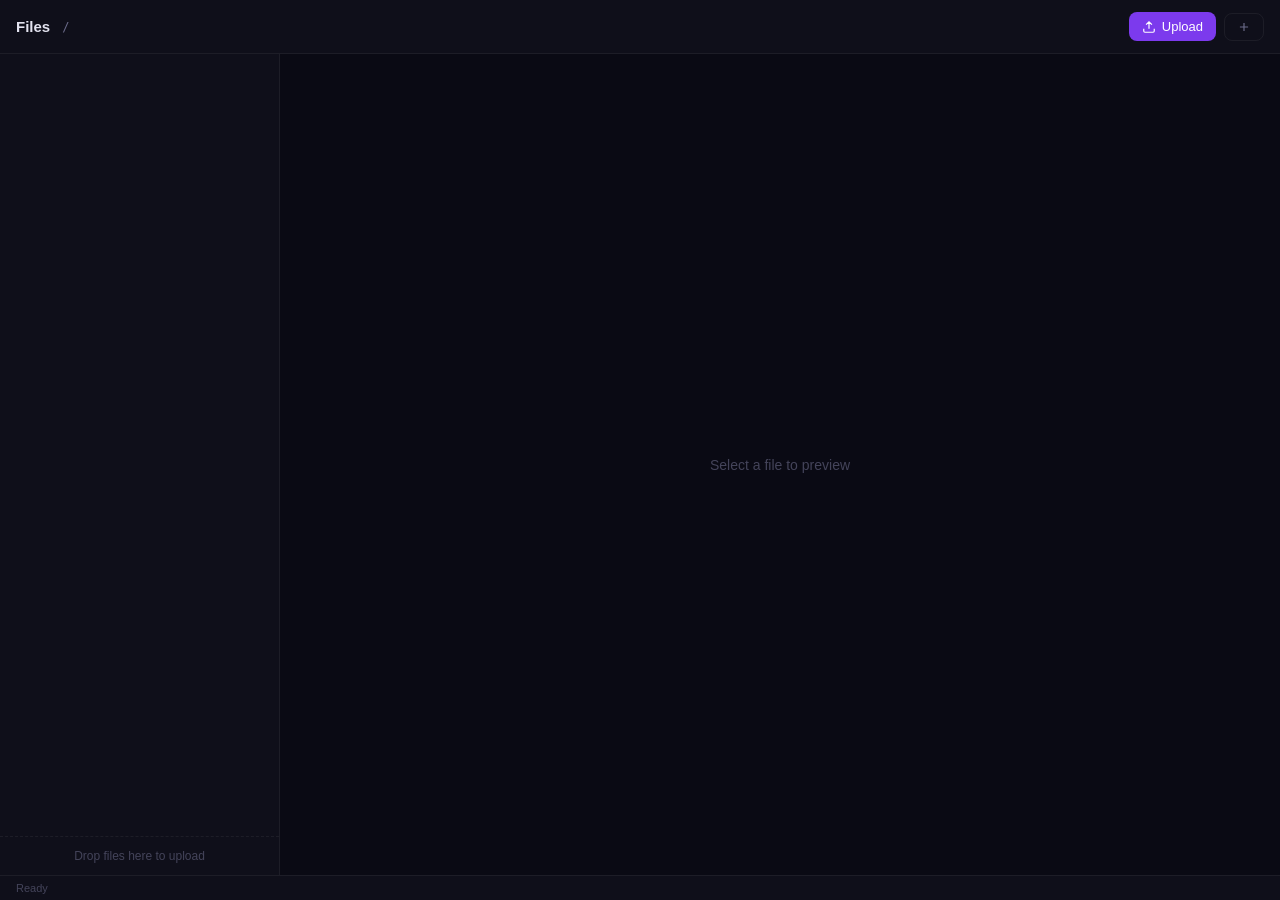
<file: marketplace-src/plugin_files/ui/index.html>
<!DOCTYPE html>
<html lang="en">
<head>
  <meta charset="UTF-8">
  <meta name="viewport" content="width=device-width, initial-scale=1.0">
  <title>Files — Luna</title>
  <link rel="stylesheet" href="style.css">
</head>
<body>
  <div id="app">
    <header id="header">
      <div class="header-left">
        <span class="header-title">Files</span>
        <span id="breadcrumb" class="breadcrumb">/</span>
      </div>
      <div class="header-right">
        <div id="usage" class="usage-bar"></div>
        <button id="btn-upload" class="btn btn-primary" title="Upload file">
          <svg width="14" height="14" viewBox="0 0 24 24" fill="none" stroke="currentColor" stroke-width="2"><path d="M21 15v4a2 2 0 01-2 2H5a2 2 0 01-2-2v-4M17 8l-5-5-5 5M12 3v12"/></svg>
          Upload
        </button>
        <button id="btn-mkdir" class="btn" title="New folder">
          <svg width="14" height="14" viewBox="0 0 24 24" fill="none" stroke="currentColor" stroke-width="2"><path d="M12 5v14M5 12h14"/></svg>
        </button>
      </div>
    </header>
    <div id="main">
      <div id="tree-pane">
        <div id="tree" class="tree"></div>
        <div id="drop-zone" class="drop-zone">Drop files here to upload</div>
      </div>
      <div id="content-pane">
        <div id="content-placeholder" class="placeholder">Select a file to preview</div>
        <div id="content-viewer" class="viewer hidden"></div>
      </div>
    </div>
    <footer id="status-bar">
      <span id="status-text">Ready</span>
    </footer>
  </div>
  <input type="file" id="file-input" multiple style="display:none">
  <script src="app.js"></script>
</body>
</html>
</file>
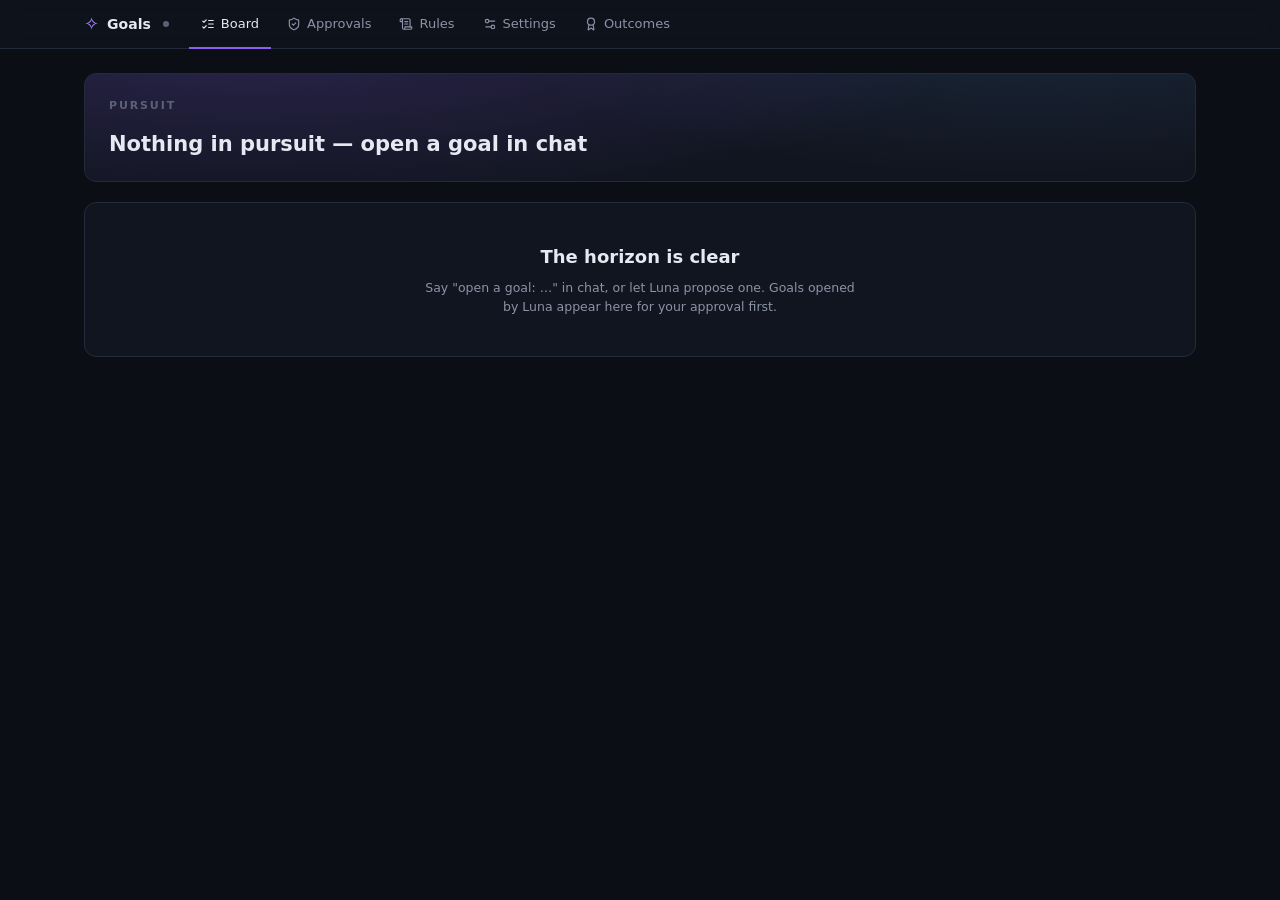
<file: marketplace-src/plugin_goalseek/ui/index.html>
<!doctype html>
<html lang="en">
  <head>
    <meta charset="UTF-8" />
    <meta name="viewport" content="width=device-width, initial-scale=1.0" />
    <title>Goals</title>
    <script type="module" crossorigin src="./assets/index-BFV9vai6.js"></script>
    <link rel="stylesheet" crossorigin href="./assets/index-BQBtyK-P.css">
  </head>
  <body>
    <div id="root"></div>
  </body>
</html>
</file>
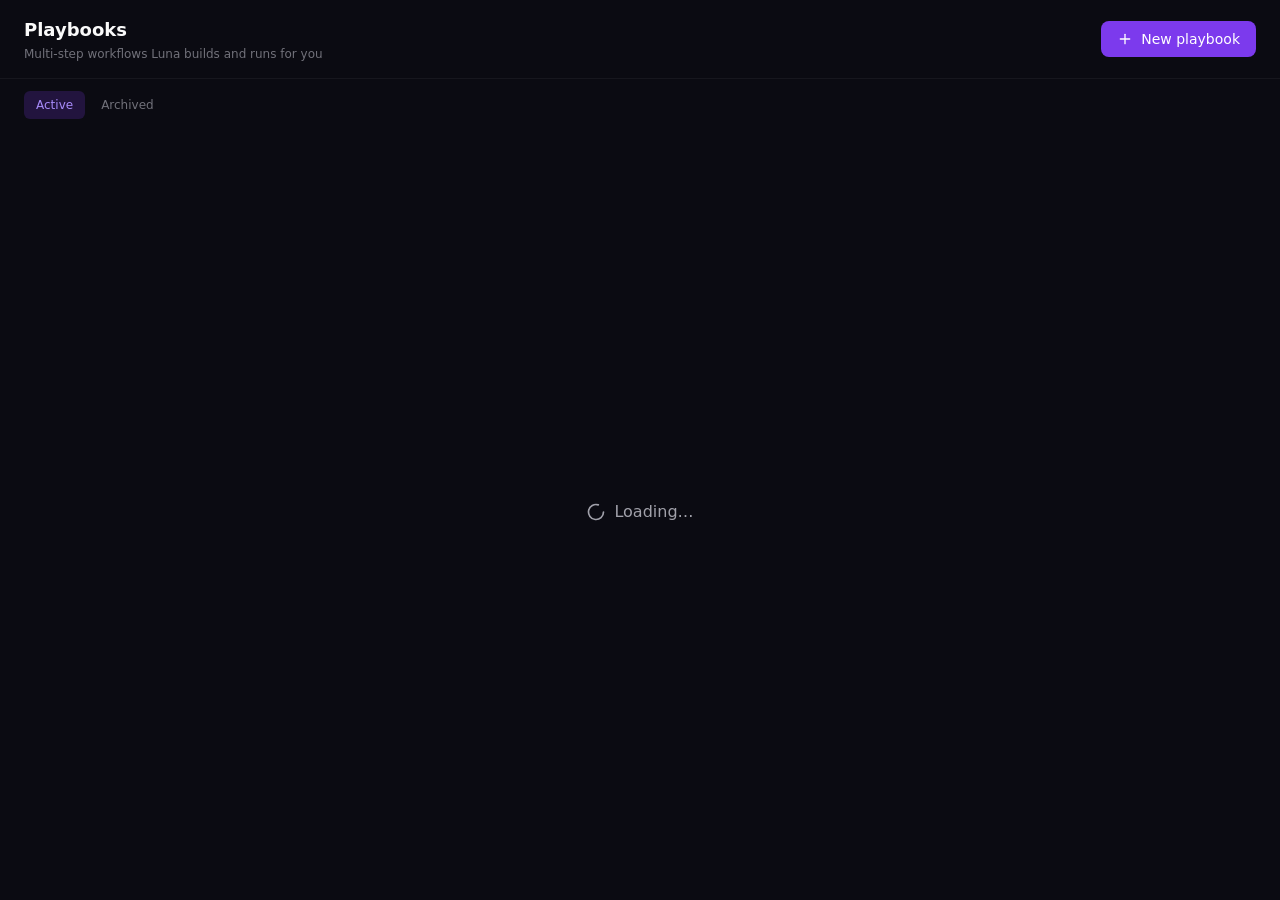
<file: marketplace-src/plugin_playbooks/ui/index.html>
<!doctype html>
<html lang="en">
  <head>
    <meta charset="UTF-8" />
    <meta name="viewport" content="width=device-width, initial-scale=1.0" />
    <title>Playbooks</title>
    <script type="module" crossorigin src="./assets/index-DD_eWVU9.js"></script>
    <link rel="stylesheet" crossorigin href="./assets/index-BlK1Uo22.css">
  </head>
  <body>
    <div id="root"></div>
  </body>
</html>
</file>
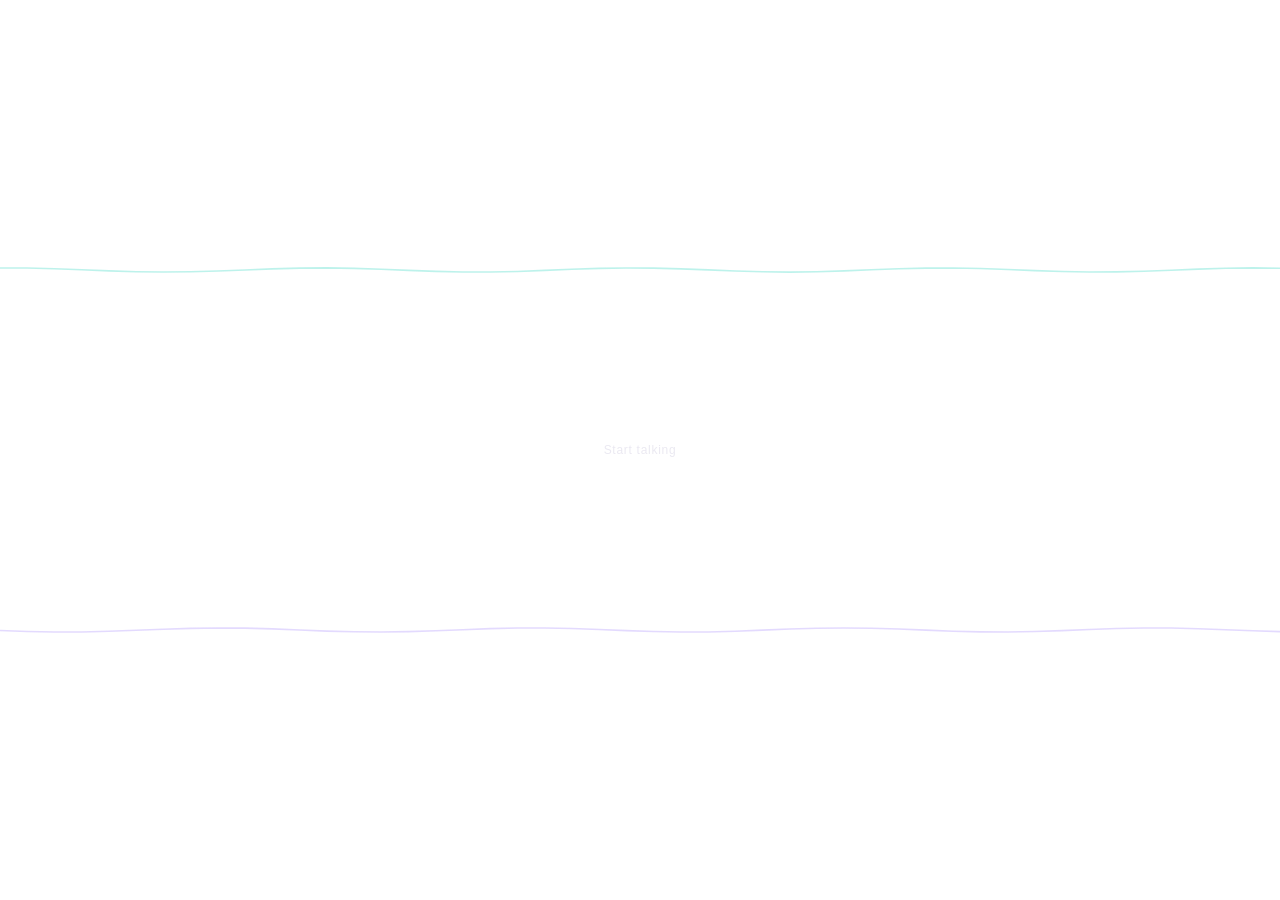
<file: marketplace-src/plugin_voice/ui/widgets/voice/index.html>
<!DOCTYPE html>
<html lang="en">
<head>
<meta charset="utf-8" />
<meta name="viewport" content="width=device-width, initial-scale=1" />
<title>Talk to Luna</title>
<style>
  :root {
    --fg: #e8e6f0;
    --dim: #8a87a0;
    --user: #2dd4bf;   /* teal — the owner's voice */
    --luna: #a78bfa;   /* violet — Luna's voice */
    --err: #f87171;
  }
  * { box-sizing: border-box; margin: 0; }
  html, body { height: 100%; background: transparent; overflow: hidden; }
  body { font: 12px/1.4 -apple-system, "Segoe UI", Roboto, sans-serif; color: var(--fg); position: relative; }

  /* full-bleed canvas — waves own the whole widget, nothing can overflow */
  #viz { position: absolute; inset: 0; width: 100%; height: 100%; cursor: pointer; }

  /* idle call-to-action, sitting BETWEEN the two waves */
  #cta {
    position: absolute; left: 0; right: 0; top: 50%; transform: translateY(-50%);
    text-align: center; color: var(--fg); opacity: .85;
    font-size: 12px; letter-spacing: .06em; cursor: pointer; user-select: none;
  }

  /* live row: status + End, overlaying the waves */
  #row {
    position: absolute; left: 8px; right: 8px; bottom: 4px;
    display: none; align-items: center; gap: 8px; pointer-events: none;
  }
  #row.live { display: flex; }
  #status { flex: 1; color: var(--dim); font-size: 11px; white-space: nowrap; overflow: hidden; text-overflow: ellipsis; }
  #status.error { color: var(--err); }
  #end {
    border: 1px solid rgba(255,255,255,.7); border-radius: 999px;
    background: transparent; color: #fff; padding: 1px 12px;
    font-size: 11px; cursor: pointer; pointer-events: auto;
  }
  #end:hover { border-color: #fff; }
</style>
</head>
<body>
<canvas id="viz" data-testid="voice-viz" title="Talk to Luna"></canvas>
<div id="cta" data-testid="voice-cta">Start talking</div>
<div id="row">
  <span id="who" data-testid="voice-who" style="display:none; font-size:11px; margin-right:2px;"></span>
  <span id="status" data-testid="voice-status"></span>
  <button id="end" data-testid="voice-button">End</button>
</div>
<script src="elevenlabs-client.js"></script>
<script>
(function () {
  "use strict";
  var API = "/api/p/plugin-voice";
  var canvas = document.getElementById("viz");
  var g = canvas.getContext("2d");
  var cta = document.getElementById("cta");
  var row = document.getElementById("row");
  var statusEl = document.getElementById("status");
  var endBtn = document.getElementById("end");

  var convo = null;          // live Conversation session
  var agentName = "Agent";   // replaced by persona_name from /session
  var mode = "idle";         // idle | connecting | listening | thinking | speaking | error
  var lastUserSpokeAt = 0;

  function setStatus(text, isErr) {
    statusEl.textContent = text;
    statusEl.classList.toggle("error", !!isErr);
  }

  function setMode(m) { mode = m; }

  function setLive(live) {
    row.classList.toggle("live", live);
    cta.style.display = live ? "none" : "block";
  }

  // ------------------------------------------------------------------ audio →
  // The user's side vibrates from OUR OWN AnalyserNode on the mic stream (we
  // hold the permission anyway), so it reacts to speech no matter what the SDK
  // exposes. Luna's side uses the SDK's output volume, with a speaking-mode
  // pulse as fallback.
  var HIST = 48;
  var userHist = new Array(HIST).fill(0);
  var lunaHist = new Array(HIST).fill(0);
  var micStream = null, analyser = null, analyserBuf = null, audioCtx = null;
  var liveWs = null, tapNode = null, tapSrc = null;
  var whoEl = document.getElementById("who");

  function setWho(label) {
    if (!label || label === "unknown") { whoEl.style.display = "none"; return; }
    whoEl.style.display = "inline";
    if (label === "owner") { whoEl.textContent = "\u25CF You"; whoEl.style.color = "#2dd4bf"; }
    else { whoEl.textContent = "\u25CF Unrecognized voice"; whoEl.style.color = "#fbbf24"; }
  }

  // stream mic PCM (downsampled to 16k s16le) to the live speaker check
  function startLiveCheck(liveToken, stream) {
    if (!liveToken) { return; }
    try {
      var proto = location.protocol === "https:" ? "wss://" : "ws://";
      liveWs = new WebSocket(proto + location.host + API + "/live?token=" + encodeURIComponent(liveToken));
      liveWs.onmessage = function (e) {
        try { setWho(JSON.parse(e.data).speaker); } catch (err) {}
      };
      liveWs.onerror = function () { try { liveWs.close(); } catch (e) {} liveWs = null; };

      audioCtx = audioCtx || new (window.AudioContext || window.webkitAudioContext)();
      tapSrc = audioCtx.createMediaStreamSource(stream);
      tapNode = audioCtx.createScriptProcessor(4096, 1, 1);
      var ratio = audioCtx.sampleRate / 16000, acc = [];
      tapNode.onaudioprocess = function (ev) {
        if (!liveWs || liveWs.readyState !== 1) { return; }
        var inp = ev.inputBuffer.getChannelData(0);
        for (var i = 0; i < inp.length / ratio; i++) {
          var v = inp[Math.floor(i * ratio)];
          acc.push(Math.max(-32768, Math.min(32767, v * 32768)) | 0);
        }
        if (acc.length >= 8000) { // 500ms @16k
          var bytes = new Uint8Array(acc.length * 2);
          for (var j = 0; j < acc.length; j++) {
            bytes[2 * j] = acc[j] & 255; bytes[2 * j + 1] = (acc[j] >> 8) & 255;
          }
          var bin = ""; for (var k = 0; k < bytes.length; k++) { bin += String.fromCharCode(bytes[k]); }
          liveWs.send(JSON.stringify({ pcm_b64: btoa(bin) }));
          acc = [];
        }
      };
      tapSrc.connect(tapNode); tapNode.connect(audioCtx.destination);
    } catch (e) { /* live check is best-effort */ }
  }

  function stopLiveCheck() {
    if (tapNode) { try { tapNode.disconnect(); } catch (e) {} tapNode = null; }
    if (tapSrc) { try { tapSrc.disconnect(); } catch (e) {} tapSrc = null; }
    if (liveWs) { try { liveWs.close(); } catch (e) {} liveWs = null; }
    setWho(null);
  }

  function attachAnalyser(stream) {
    try {
      audioCtx = audioCtx || new (window.AudioContext || window.webkitAudioContext)();
      var src = audioCtx.createMediaStreamSource(stream);
      analyser = audioCtx.createAnalyser();
      analyser.fftSize = 256;
      analyserBuf = new Uint8Array(analyser.frequencyBinCount);
      src.connect(analyser);
    } catch (e) { analyser = null; }
  }

  function micLevel() {
    if (!analyser) { return 0; }
    analyser.getByteTimeDomainData(analyserBuf);
    var sum = 0;
    for (var i = 0; i < analyserBuf.length; i++) {
      var d = (analyserBuf[i] - 128) / 128;
      sum += d * d;
    }
    return Math.min(1, Math.sqrt(sum / analyserBuf.length) * 4);
  }

  function num(v) { return typeof v === "number" && isFinite(v) ? v : 0; }

  function pushVolumes() {
    var u = micLevel(), l = 0;
    if (convo) {
      if (!u) { try { u = num(convo.getInputVolume && convo.getInputVolume()); } catch (e) {} }
      try { l = num(convo.getOutputVolume && convo.getOutputVolume()); } catch (e) {}
    }
    // fallback: SDK says the agent is speaking but exposes no level → synth a pulse
    if (!l && mode === "speaking") { l = 0.25 + 0.2 * Math.abs(Math.sin(Date.now() * 0.006)); }
    if (u > 0.04) { lastUserSpokeAt = Date.now(); }
    userHist.push(Math.min(1, u)); userHist.shift();
    lunaHist.push(Math.min(1, l)); lunaHist.shift();
  }

  // ---------------------------------------------------------------- drawing →
  function sizeCanvas() {
    var r = canvas.getBoundingClientRect();
    var dpr = window.devicePixelRatio || 1;
    canvas.width = r.width * dpr; canvas.height = r.height * dpr;
    g.setTransform(dpr, 0, 0, dpr, 0, 0);
  }
  window.addEventListener("resize", sizeCanvas);

  function wave(hist, color, midY, amp, t, phase) {
    var w = canvas.getBoundingClientRect().width;
    g.beginPath();
    for (var i = 0; i < HIST; i++) {
      var x = (i / (HIST - 1)) * w;
      var energy = hist[i];
      var y = midY +
        Math.sin(i * 0.55 + t * 0.004 + phase) * (2 + energy * amp) +
        Math.sin(i * 1.31 + t * 0.007 + phase * 2) * energy * amp * 0.5;
      i === 0 ? g.moveTo(x, y) : g.lineTo(x, y);
    }
    g.strokeStyle = color; g.lineWidth = 1.6; g.globalAlpha = 0.9; g.stroke();
    g.globalAlpha = 1;
  }

  // compact 90px widget: waves near the top, CTA between them, row overlays
  var USER_Y = 0.30, LUNA_Y = 0.70;

  function draw(t) {
    var r = canvas.getBoundingClientRect();
    g.clearRect(0, 0, r.width, r.height);
    var h = r.height;

    if (mode === "idle" || mode === "error") {
      wave(new Array(HIST).fill(0.02), "rgba(45,212,191,.35)", h * USER_Y, 3, t, 0);
      wave(new Array(HIST).fill(0.02), "rgba(167,139,250,.35)", h * LUNA_Y, 3, t, 2);
    } else if (mode === "thinking") {
      // calm violet pulse — Luna is working (slow tool calls look alive, not broken)
      var pulse = 6 + Math.sin(t * 0.003) * 4;
      wave(userHist, "#2dd4bf", h * USER_Y, 26, t, 0);
      wave(new Array(HIST).fill(0.25), "#a78bfa", h * LUNA_Y, pulse, t, 2);
    } else {
      wave(userHist, "#2dd4bf", h * USER_Y, 26, t, 0);   // you
      wave(lunaHist, "#a78bfa", h * LUNA_Y, 30, t, 2);   // luna
    }
    pushVolumes();

    // infer "thinking": session live, Luna silent, user finished speaking recently
    if (convo && mode !== "idle" && mode !== "error") {
      var lunaLoud = lunaHist[HIST - 1] > 0.04;
      var userLoud = userHist[HIST - 1] > 0.04;
      if (lunaLoud) setMode("speaking");
      else if (userLoud) setMode("listening");
      else if (Date.now() - lastUserSpokeAt < 4000 && mode !== "thinking") setMode("thinking");
      syncStatus();
    }
    requestAnimationFrame(draw);
  }

  function syncStatus() {
    if (mode === "speaking") setStatus(agentName + " is speaking — interrupt anytime");
    else if (mode === "thinking") setStatus(agentName + " is thinking…");
    else if (mode === "listening") setStatus("Listening…");
  }

  // ------------------------------------------------------------- microphone →
  // Explicit permission step so a previous "Block" is surfaced and re-askable:
  // getUserMedia re-prompts when the state is "prompt", and when it's "denied"
  // we say exactly how to unblock instead of failing silently.
  async function ensureMic() {
    if (micStream && micStream.getTracks().some(function (t) { return t.readyState === "live"; })) {
      return micStream;
    }
    if (!navigator.mediaDevices || !navigator.mediaDevices.getUserMedia) {
      throw new Error("This browser can't capture microphone audio");
    }
    try {
      micStream = await navigator.mediaDevices.getUserMedia({ audio: true });
    } catch (err) {
      if (err && (err.name === "NotAllowedError" || err.name === "SecurityError")) {
        throw new Error("Microphone blocked — click the 🎤/lock icon in the address bar, allow the mic, then try again");
      }
      throw new Error("Microphone unavailable: " + (err.name || err));
    }
    attachAnalyser(micStream);
    return micStream;
  }

  function releaseMic() {
    if (micStream) {
      micStream.getTracks().forEach(function (t) { try { t.stop(); } catch (e) {} });
      micStream = null; analyser = null;
    }
  }

  // ---------------------------------------------------------------- session →
  async function start() {
    if (convo) { return; }
    if (!window.ElevenLabsClient || !ElevenLabsClient.Conversation) {
      setLive(true); setMode("error"); setStatus("Voice engine failed to load", true); return;
    }
    setLive(true); setMode("connecting"); setStatus("Requesting microphone…");
    try {
      await ensureMic();
      setStatus("Connecting…");
      // GET: widget iframes only have cookie auth, which Luna treats as
      // read-only — the backend accepts GET for session minting for this reason.
      var resp = await fetch(API + "/session", { method: "GET", credentials: "include" });
      if (!resp.ok) {
        var detail = "Setup needed — see Settings → Talk";
        try {
          var d = (await resp.json()).detail;
          if (d && typeof d !== "string") { d = JSON.stringify(d); }
          detail = d || detail;
        } catch (e) {}
        throw new Error(detail);
      }
      var s = await resp.json();
      if (s.persona_name) { agentName = s.persona_name; }
      var opts = {
        onModeChange: function (m) {
          if (m && m.mode === "speaking") setMode("speaking");
          else if (m && m.mode === "listening") setMode("listening");
          syncStatus();
        },
        onStatusChange: function (st) {
          if (st && (st.status === "disconnected" || st.status === "disconnecting")) stop(true);
        },
        onError: function () { setStatus("Voice session error", true); setMode("error"); },
      };
      // voice is applied to the agent itself when saved in Settings — no
      // per-session overrides (they'd need an explicit permission on the agent)
      if (s.conversation_token) {
        opts.conversationToken = s.conversation_token;
        opts.connectionType = "webrtc";
      } else {
        opts.signedUrl = s.signed_url;
        opts.connectionType = "websocket";
      }
      convo = await ElevenLabsClient.Conversation.startSession(opts);
      startLiveCheck(s.live_token, micStream);
      setMode("listening"); setStatus("Listening…");
    } catch (err) {
      setMode("error"); setStatus(String(err.message || err), true);
      releaseMic();
    }
  }

  async function stop(passive) {
    var c = convo; convo = null;
    stopLiveCheck();
    releaseMic();
    setMode("idle"); setLive(false); setStatus("");
    if (c && !passive) { try { await c.endSession(); } catch (e) {} }
  }

  try {
    var bc = new BroadcastChannel("plugin-voice");
    bc.onmessage = function (e) {
      if (e.data && e.data.type === "enroll-start" && convo) {
        stop();
        setStatus("Paused for voice imprint recording");
      }
    };
  } catch (e) { /* older browsers: no channel, no pause */ }

  endBtn.addEventListener("click", function () { stop(); });
  cta.addEventListener("click", start);
  canvas.addEventListener("click", function () { if (!convo) start(); });

  sizeCanvas();
  requestAnimationFrame(draw);
})();
</script>
</body>
</html>
</file>
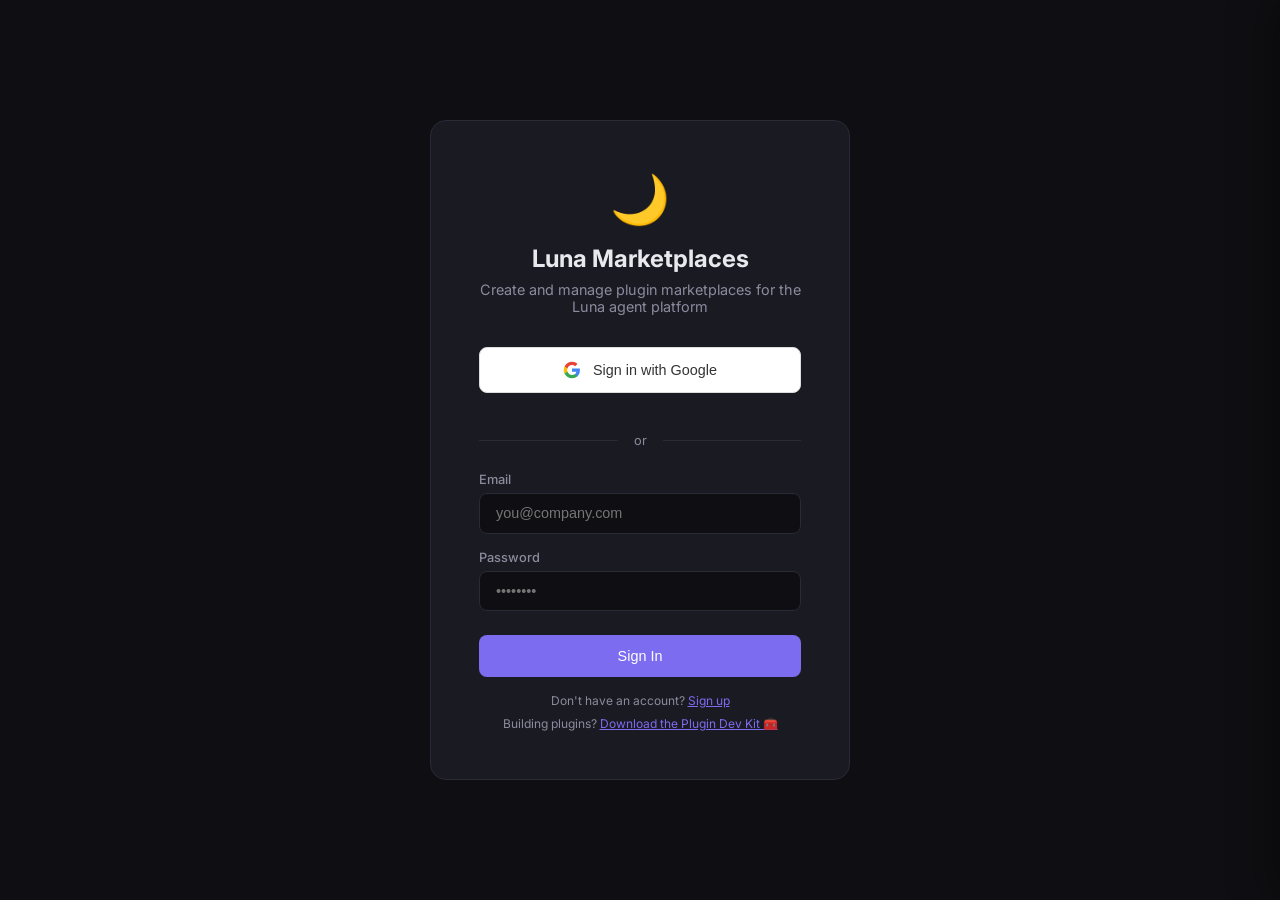
<file: service/templates/app.html>
<!DOCTYPE html>
<html lang="en">
<head>
    <meta charset="UTF-8">
    <meta name="viewport" content="width=device-width, initial-scale=1.0">
    <title>Luna Marketplaces</title>
    <link href="https://fonts.googleapis.com/css2?family=Inter:wght@300;400;500;600;700&display=swap" rel="stylesheet">
    <style>
        * { margin: 0; padding: 0; box-sizing: border-box; }
        :root {
            --bg: #0f0f13; --surface: #1a1a22; --surface-2: #22222e;
            --border: #2a2a36; --text: #e8e8ed; --text-muted: #8b8b9e;
            --accent: #7c6cf0; --accent-glow: rgba(124, 108, 240, 0.15);
            --green: #4ade80; --amber: #fbbf24; --red: #f87171; --blue: #60a5fa;
            --radius: 12px;
        }
        body { font-family: 'Inter', sans-serif; background: var(--bg); color: var(--text); min-height: 100vh; }
        
        /* Login screen */
        .login-screen { display: flex; align-items: center; justify-content: center; min-height: 100vh; }
        .login-card { background: var(--surface); border: 1px solid var(--border); border-radius: 16px; padding: 3rem; max-width: 420px; width: 90%; text-align: center; }
        .login-logo { font-size: 3rem; margin-bottom: 1rem; }
        .login-title { font-size: 1.5rem; font-weight: 700; margin-bottom: 0.5rem; }
        .login-subtitle { color: var(--text-muted); font-size: 0.9rem; margin-bottom: 2rem; }
        .btn { display: inline-flex; align-items: center; gap: 0.75rem; padding: 0.8rem 1.5rem; border-radius: 8px; border: none; font-size: 0.9rem; font-weight: 500; cursor: pointer; transition: all 0.2s; text-decoration: none; justify-content: center; width: 100%; }
        .btn-google { background: white; color: #333; border: 1px solid #ddd; margin-bottom: 1rem; }
        .btn-google:hover { background: #f5f5f5; box-shadow: 0 2px 8px rgba(0,0,0,0.1); }
        .btn-primary { background: var(--accent); color: white; }
        .btn-primary:hover { background: #6b5ce0; transform: translateY(-1px); }
        .btn-secondary { background: var(--surface-2); color: var(--text); border: 1px solid var(--border); }
        .btn-secondary:hover { border-color: var(--accent); }
        .btn-sm { padding: 0.5rem 1rem; font-size: 0.8rem; width: auto; }
        .btn-danger { background: rgba(248,113,113,0.1); color: var(--red); border: 1px solid rgba(248,113,113,0.2); }
        .divider { display: flex; align-items: center; gap: 1rem; margin: 1.5rem 0; color: var(--text-muted); font-size: 0.8rem; }
        .divider::before, .divider::after { content: ''; flex: 1; height: 1px; background: var(--border); }
        .input-group { text-align: left; margin-bottom: 1rem; }
        .input-group label { display: block; font-size: 0.8rem; color: var(--text-muted); margin-bottom: 0.4rem; font-weight: 500; }
        .input { width: 100%; padding: 0.7rem 1rem; background: var(--bg); border: 1px solid var(--border); border-radius: 8px; color: var(--text); font-size: 0.9rem; outline: none; }
        .input:focus { border-color: var(--accent); }
        
        /* Shell layout */
        .shell { display: flex; min-height: 100vh; }
        .sidebar { width: 260px; background: var(--surface); border-right: 1px solid var(--border); padding: 1.5rem; display: flex; flex-direction: column; position: fixed; top: 0; left: 0; bottom: 0; }
        .sidebar-logo { display: flex; align-items: center; gap: 0.6rem; font-size: 1rem; font-weight: 700; margin-bottom: 2rem; padding: 0 0.5rem; }
        .sidebar-logo-icon { width: 30px; height: 30px; background: linear-gradient(135deg, var(--accent), #a78bfa); border-radius: 7px; display: flex; align-items: center; justify-content: center; font-size: 16px; }
        .nav-section { margin-bottom: 1.5rem; }
        .nav-label { font-size: 0.65rem; color: var(--text-muted); text-transform: uppercase; letter-spacing: 0.1em; margin-bottom: 0.5rem; padding: 0 0.75rem; font-weight: 600; }
        .nav-item { display: flex; align-items: center; gap: 0.6rem; padding: 0.6rem 0.75rem; border-radius: 8px; font-size: 0.85rem; cursor: pointer; color: var(--text-muted); transition: all 0.15s; }
        .nav-item:hover { background: var(--surface-2); color: var(--text); }
        .nav-item.active { background: var(--accent-glow); color: var(--accent); font-weight: 500; }
        .nav-item-icon { width: 18px; text-align: center; }
        .sidebar-footer { margin-top: auto; padding-top: 1rem; border-top: 1px solid var(--border); }
        .user-info { display: flex; align-items: center; gap: 0.75rem; padding: 0.5rem; }
        .user-avatar { width: 32px; height: 32px; border-radius: 50%; background: var(--accent-glow); display: flex; align-items: center; justify-content: center; font-size: 14px; }
        .user-name { font-size: 0.8rem; font-weight: 500; }
        .user-email { font-size: 0.7rem; color: var(--text-muted); }
        
        .content { margin-left: 260px; padding: 2rem 3rem; flex: 1; max-width: 1100px; }
        .page-header { margin-bottom: 2rem; }
        .page-title { font-size: 1.5rem; font-weight: 700; margin-bottom: 0.25rem; }
        .page-subtitle { color: var(--text-muted); font-size: 0.85rem; }
        
        /* Cards */
        .card { background: var(--surface); border: 1px solid var(--border); border-radius: var(--radius); padding: 1.5rem; margin-bottom: 1rem; transition: all 0.2s; }
        .card:hover { border-color: rgba(124,108,240,0.3); }
        .card-header { display: flex; align-items: center; justify-content: space-between; margin-bottom: 0.75rem; }
        .card-title { font-size: 1rem; font-weight: 600; }
        .card-subtitle { font-size: 0.8rem; color: var(--text-muted); }
        .card-badge { font-size: 0.7rem; padding: 0.2rem 0.6rem; border-radius: 4px; font-weight: 500; }
        .badge-public { background: rgba(74,222,128,0.1); color: var(--green); }
        .badge-private { background: rgba(251,191,36,0.1); color: var(--amber); }
        .badge-unlisted { background: rgba(96,165,250,0.1); color: var(--blue); }
        
        .empty-card { text-align: center; padding: 3rem; color: var(--text-muted); }
        .empty-card h3 { color: var(--text); margin-bottom: 0.5rem; font-size: 1.1rem; }
        
        /* Grid */
        .grid-2 { display: grid; grid-template-columns: 1fr 1fr; gap: 1rem; }
        .stat-card { background: var(--surface); border: 1px solid var(--border); border-radius: var(--radius); padding: 1.25rem; }
        .stat-value { font-size: 1.75rem; font-weight: 700; color: var(--accent); }
        .stat-label { font-size: 0.75rem; color: var(--text-muted); text-transform: uppercase; letter-spacing: 0.05em; }
        
        /* Modal */
        .modal-overlay { position: fixed; inset: 0; background: rgba(0,0,0,0.7); display: flex; align-items: center; justify-content: center; z-index: 1000; backdrop-filter: blur(4px); }
        .modal { background: var(--surface); border: 1px solid var(--border); border-radius: 16px; padding: 2rem; width: 90%; max-width: 500px; }
        .modal-title { font-size: 1.2rem; font-weight: 600; margin-bottom: 1.5rem; }
        .modal-actions { display: flex; gap: 0.75rem; justify-content: flex-end; margin-top: 1.5rem; }
        
        /* Plugin list in marketplace */
        .plugin-row { display: flex; align-items: center; gap: 1rem; padding: 1rem; border-bottom: 1px solid var(--border); }
        .plugin-row:last-child { border-bottom: none; }
        .plugin-row-icon { width: 40px; height: 40px; border-radius: 8px; background: linear-gradient(135deg, var(--accent), #a78bfa); display: flex; align-items: center; justify-content: center; font-size: 18px; flex-shrink: 0; }
        .plugin-row-info { flex: 1; }
        .plugin-row-name { font-weight: 500; font-size: 0.9rem; }
        .plugin-row-desc { font-size: 0.75rem; color: var(--text-muted); margin-top: 0.15rem; }
        .plugin-row-meta { display: flex; gap: 0.5rem; align-items: center; }
        .plugin-row-version { font-size: 0.7rem; color: var(--accent); background: var(--accent-glow); padding: 0.1rem 0.4rem; border-radius: 3px; }
        .plugin-row-tags { display: flex; gap: 0.3rem; }
        .plugin-row-tag { font-size: 0.65rem; padding: 0.1rem 0.4rem; background: rgba(255,255,255,0.05); border-radius: 3px; color: var(--text-muted); }
        
        /* Tabs */
        .tabs { display: flex; gap: 0; border-bottom: 1px solid var(--border); margin-bottom: 1.5rem; }
        .tab { padding: 0.75rem 1.25rem; font-size: 0.85rem; cursor: pointer; color: var(--text-muted); border-bottom: 2px solid transparent; transition: all 0.2s; }
        .tab:hover { color: var(--text); }
        .tab.active { color: var(--accent); border-bottom-color: var(--accent); font-weight: 500; }
        
        .hidden { display: none !important; }

        /* Plugin detail slide-over drawer */
        .drawer-overlay { position: fixed; inset: 0; background: rgba(0,0,0,0.55); z-index: 1100; backdrop-filter: blur(2px); }
        .drawer { position: fixed; top: 0; right: 0; height: 100%; width: 560px; max-width: 92vw; background: var(--surface); border-left: 1px solid var(--border); z-index: 1101; box-shadow: -8px 0 40px rgba(0,0,0,0.4); display: flex; flex-direction: column; transform: translateX(100%); transition: transform 0.22s ease; }
        .drawer.open { transform: translateX(0); }
        .drawer-head { padding: 1.25rem 1.5rem; border-bottom: 1px solid var(--border); display: flex; align-items: flex-start; gap: 0.9rem; }
        .drawer-body { padding: 1.25rem 1.5rem; overflow-y: auto; flex: 1; }
        .drawer-close { margin-left: auto; cursor: pointer; color: var(--text-muted); font-size: 1.4rem; line-height: 1; background: none; border: none; }
        .drawer-section { margin-bottom: 1.5rem; }
        .drawer-section h4 { font-size: 0.78rem; text-transform: uppercase; letter-spacing: 0.05em; color: var(--text-muted); margin-bottom: 0.6rem; }
        .meta-grid { display: grid; grid-template-columns: auto 1fr; gap: 0.35rem 1rem; font-size: 0.82rem; }
        .meta-grid dt { color: var(--text-muted); }
        .ver-row { display: flex; align-items: center; gap: 0.75rem; padding: 0.6rem 0; border-bottom: 1px solid var(--border); font-size: 0.82rem; }
        .ver-row:last-child { border-bottom: none; }
        .ver-yanked { opacity: 0.5; }
        .pill { font-size: 0.65rem; padding: 0.1rem 0.45rem; border-radius: 4px; background: rgba(255,255,255,0.06); color: var(--text-muted); }
        .pill-danger { background: rgba(239,68,68,0.15); color: #f87171; }
        .btn-danger { background: rgba(239,68,68,0.15); color: #f87171; border: 1px solid rgba(239,68,68,0.3); }
        .btn-danger:hover { background: rgba(239,68,68,0.25); }
    </style>
</head>
<body>
    <!-- LOGIN -->
    <div id="login-screen" class="login-screen">
        <div class="login-card">
            <div class="login-logo">🌙</div>
            <div class="login-title">Luna Marketplaces</div>
            <div class="login-subtitle">Create and manage plugin marketplaces for the Luna agent platform</div>
            <button class="btn btn-google" onclick="loginGoogle()">
                <svg width="18" height="18" viewBox="0 0 24 24"><path fill="#4285F4" d="M22.56 12.25c0-.78-.07-1.53-.2-2.25H12v4.26h5.92c-.26 1.37-1.04 2.53-2.21 3.31v2.77h3.57c2.08-1.92 3.28-4.74 3.28-8.09z"/><path fill="#34A853" d="M12 23c2.97 0 5.46-.98 7.28-2.66l-3.57-2.77c-.98.66-2.23 1.06-3.71 1.06-2.86 0-5.29-1.93-6.16-4.53H2.18v2.84C3.99 20.53 7.7 23 12 23z"/><path fill="#FBBC05" d="M5.84 14.09c-.22-.66-.35-1.36-.35-2.09s.13-1.43.35-2.09V7.07H2.18C1.43 8.55 1 10.22 1 12s.43 3.45 1.18 4.93l2.85-2.22.81-.62z"/><path fill="#EA4335" d="M12 5.38c1.62 0 3.06.56 4.21 1.64l3.15-3.15C17.45 2.09 14.97 1 12 1 7.7 1 3.99 3.47 2.18 7.07l3.66 2.84c.87-2.6 3.3-4.53 6.16-4.53z"/></svg>
                Sign in with Google
            </button>
            <div class="divider">or</div>
            <div class="input-group">
                <label>Email</label>
                <input class="input" type="email" id="login-email" placeholder="you@company.com">
            </div>
            <div class="input-group">
                <label>Password</label>
                <input class="input" type="password" id="login-password" placeholder="••••••••">
            </div>
            <button class="btn btn-primary" onclick="loginEmail()" style="margin-top:0.5rem">Sign In</button>
            <p style="font-size:0.75rem; color:var(--text-muted); margin-top:1rem">Don't have an account? <a href="#" onclick="showSignup()" style="color:var(--accent)">Sign up</a></p>
            <p style="font-size:0.75rem; color:var(--text-muted); margin-top:0.5rem">Building plugins? <a href="/dev-kit.zip" download style="color:var(--accent)">Download the Plugin Dev Kit 🧰</a></p>
        </div>
    </div>

    <!-- SIGNUP -->
    <div id="signup-screen" class="login-screen hidden">
        <div class="login-card">
            <div class="login-logo">🌙</div>
            <div class="login-title">Create Account</div>
            <div class="login-subtitle">Start distributing Luna plugins through your own marketplace</div>
            <button class="btn btn-google" onclick="signupGoogle()">
                <svg width="18" height="18" viewBox="0 0 24 24"><path fill="#4285F4" d="M22.56 12.25c0-.78-.07-1.53-.2-2.25H12v4.26h5.92c-.26 1.37-1.04 2.53-2.21 3.31v2.77h3.57c2.08-1.92 3.28-4.74 3.28-8.09z"/><path fill="#34A853" d="M12 23c2.97 0 5.46-.98 7.28-2.66l-3.57-2.77c-.98.66-2.23 1.06-3.71 1.06-2.86 0-5.29-1.93-6.16-4.53H2.18v2.84C3.99 20.53 7.7 23 12 23z"/><path fill="#FBBC05" d="M5.84 14.09c-.22-.66-.35-1.36-.35-2.09s.13-1.43.35-2.09V7.07H2.18C1.43 8.55 1 10.22 1 12s.43 3.45 1.18 4.93l2.85-2.22.81-.62z"/><path fill="#EA4335" d="M12 5.38c1.62 0 3.06.56 4.21 1.64l3.15-3.15C17.45 2.09 14.97 1 12 1 7.7 1 3.99 3.47 2.18 7.07l3.66 2.84c.87-2.6 3.3-4.53 6.16-4.53z"/></svg>
                Sign up with Google
            </button>
            <div class="divider">or</div>
            <div class="input-group">
                <label>Username</label>
                <input class="input" type="text" id="signup-username" placeholder="yourcompany">
            </div>
            <div class="input-group">
                <label>Email</label>
                <input class="input" type="email" id="signup-email" placeholder="you@company.com">
            </div>
            <div class="input-group">
                <label>Password</label>
                <input class="input" type="password" id="signup-password" placeholder="••••••••">
            </div>
            <label style="display:flex; align-items:flex-start; gap:0.5rem; font-size:0.75rem; color:var(--text-muted); margin-top:0.75rem; text-align:left; cursor:pointer">
                <input type="checkbox" id="signup-tos" checked style="margin-top:2px; accent-color:var(--accent)">
                <span>I agree to the <a href="https://luna.com.ai/terms" target="_blank" rel="noopener" style="color:var(--accent)">Terms of Service</a> and <a href="https://luna.com.ai/privacy" target="_blank" rel="noopener" style="color:var(--accent)">Privacy Policy</a></span>
            </label>
            <button class="btn btn-primary" onclick="signup()" style="margin-top:0.5rem">Create Account</button>
            <p style="font-size:0.75rem; color:var(--text-muted); margin-top:1rem">Already have an account? <a href="#" onclick="showLogin()" style="color:var(--accent)">Sign in</a></p>
        </div>
    </div>

    <!-- MAIN APP -->
    <div id="app" class="shell hidden">
        <aside class="sidebar">
            <div class="sidebar-logo"><div class="sidebar-logo-icon">🌙</div> Marketplaces</div>
            <nav class="nav-section">
                <div class="nav-label">Overview</div>
                <div class="nav-item active" data-page="dashboard" onclick="showPage('dashboard')">
                    <span class="nav-item-icon">📊</span> Dashboard
                </div>
            </nav>
            <nav class="nav-section">
                <div class="nav-label">Created by you</div>
                <div id="marketplace-nav-created"></div>
                <div class="nav-item" onclick="showCreateMarketplace()" style="margin-top:0.25rem;">
                    <span class="nav-item-icon">➕</span> New Marketplace
                </div>
            </nav>
            <nav class="nav-section" id="nav-section-shared" style="display:none;">
                <div class="nav-label">Shared with you</div>
                <div id="marketplace-nav-shared"></div>
            </nav>
            <nav class="nav-section">
                <div class="nav-label">Browse</div>
                <div class="nav-item" data-page="official-catalog" onclick="showPage('official-catalog')">
                    <span class="nav-item-icon">🏪</span> Official Catalog
                </div>
            </nav>
            <nav class="nav-section">
                <div class="nav-label">Build</div>
                <a class="nav-item" href="/dev-kit.zip" download style="text-decoration:none;">
                    <span class="nav-item-icon">🧰</span> Plugin Dev Kit
                </a>
            </nav>
            <div class="sidebar-footer">
                <div class="user-info">
                    <div class="user-avatar">👤</div>
                    <div>
                        <div class="user-name" id="user-display-name">User</div>
                        <div class="user-email" id="user-display-email">user@email.com</div>
                    </div>
                </div>
                <div class="nav-item" onclick="logout()" style="margin-top:0.5rem; color:var(--red);">
                    <span class="nav-item-icon">🚪</span> Sign out
                </div>
            </div>
        </aside>

        <main class="content">
            <!-- DASHBOARD -->
            <div id="page-dashboard">
                <div class="page-header">
                    <div class="page-title">Dashboard</div>
                    <div class="page-subtitle">Manage your plugin marketplaces</div>
                </div>
                <div class="grid-2" style="margin-bottom:2rem">
                    <div class="stat-card"><div class="stat-value" id="stat-marketplaces">0</div><div class="stat-label">Marketplaces</div></div>
                    <div class="stat-card"><div class="stat-value" id="stat-plugins">0</div><div class="stat-label">Plugins Published</div></div>
                </div>
                <div style="display:flex; align-items:center; justify-content:space-between; margin-bottom:1rem;">
                    <h3 style="font-size:1rem; font-weight:600;">Created by you</h3>
                    <button class="btn btn-primary btn-sm" onclick="showCreateMarketplace()">+ Create Marketplace</button>
                </div>
                <div id="marketplace-list-created"></div>
                <div id="shared-section" style="display:none; margin-top:2rem;">
                    <div style="display:flex; align-items:center; justify-content:space-between; margin-bottom:1rem;">
                        <h3 style="font-size:1rem; font-weight:600;">Shared with you</h3>
                    </div>
                    <div id="marketplace-list-shared"></div>
                </div>
            </div>

            <!-- MARKETPLACE DETAIL -->
            <div id="page-marketplace" class="hidden">
                <div class="page-header">
                    <div class="page-title" id="mp-detail-name">Marketplace</div>
                    <div class="page-subtitle" id="mp-detail-url">slug.marketplaces.com.ai</div>
                </div>
                <div class="tabs">
                    <div class="tab active" id="tab-plugins" onclick="showMpTab('plugins')">Plugins</div>
                    <div class="tab" id="tab-bundles" onclick="showMpTab('bundles')">Bundles</div>
                    <div class="tab" id="tab-add" onclick="showMpTab('add')">Add Plugin</div>
                    <div class="tab" id="tab-settings" onclick="showMpTab('settings')">Settings</div>
                </div>
                <div id="mp-readonly-note" style="display:none; font-size:0.8rem; color:var(--text-muted); margin-bottom:0.75rem;">👁️ You have view-only access to this marketplace.</div>
                <div id="mp-tab-plugins">
                    <div id="mp-plugins-list"></div>
                </div>
                <div id="mp-tab-bundles" class="hidden">
                    <div id="mp-bundles-list"></div>
                    <div id="bundle-create-card" class="card" style="margin-top:1rem; display:none;">
                        <h3 style="font-size:1rem; margin-bottom:0.5rem;">New Bundle</h3>
                        <p style="font-size:0.82rem; color:var(--text-muted); margin-bottom:1rem;">A bundle groups existing plugins with its own marketing page and version. Plugin versions are <b>pinned</b> — a plugin releasing an update never changes a published bundle.</p>
                        <div style="display:grid; grid-template-columns:1fr 1fr; gap:0 1rem;">
                            <div class="input-group"><label>Name (slug)</label><input class="input" id="new-bundle-name" placeholder="mission-oriented"></div>
                            <div class="input-group"><label>Title (display)</label><input class="input" id="new-bundle-title" placeholder="Mission Oriented"></div>
                            <div class="input-group"><label>Bundle version</label><input class="input" id="new-bundle-version" value="1.0.0"></div>
                            <div class="input-group"><label>Image URL</label><input class="input" id="new-bundle-icon" placeholder="https://..."></div>
                        </div>
                        <div class="input-group"><label>Description</label><textarea class="input" id="new-bundle-desc" rows="2"></textarea></div>
                        <div class="input-group"><label>Readme (markdown, marketing page)</label><textarea class="input" id="new-bundle-readme" rows="4"></textarea></div>
                        <div class="input-group"><label>Tags (comma-separated)</label><input class="input" id="new-bundle-tags"></div>
                        <div class="input-group"><label>Plugins in this bundle (pinned versions)</label><div id="new-bundle-picker"></div></div>
                        <button class="btn btn-primary btn-sm" onclick="createBundle()">Create Bundle</button>
                    </div>
                </div>
                <div id="mp-tab-add" class="hidden">
                    <div class="card">
                        <h3 style="font-size:1rem; margin-bottom:0.5rem;">Upload a Plugin</h3>
                        <p style="font-size:0.82rem; color:var(--text-muted); margin-bottom:1rem;">Upload your plugin's <code>.zip</code> — the manifest (<code>luna-plugin.toml</code>) is read from inside it. The zip must contain one top-level package dir with <code>__init__.py</code> and <code>luna-plugin.toml</code>.</p>
                        <div class="input-group">
                            <label>Plugin Archive (.zip)</label>
                            <input type="file" id="upload-artifact" accept=".zip" style="color:var(--text-muted); font-size:0.85rem;">
                        </div>
                        <button class="btn btn-primary btn-sm" onclick="publishPlugin()" style="margin-top:0.5rem">Upload</button>
                    </div>
                    <div class="divider">or add from official catalog</div>
                    <div id="official-plugins-to-add"></div>
                </div>
                <div id="mp-tab-settings" class="hidden">
                    <div class="card">
                        <h3 style="font-size:1rem; margin-bottom:1rem;">Marketplace Settings</h3>
                        <div class="input-group">
                            <label>Name</label>
                            <input class="input" id="mp-setting-name">
                        </div>
                        <div class="input-group">
                            <label>Description</label>
                            <textarea class="input" id="mp-setting-desc" rows="3"></textarea>
                        </div>
                        <div class="input-group">
                            <label>Visibility</label>
                            <select class="input" id="mp-setting-visibility">
                                <option value="public">Public — anyone can browse</option>
                                <option value="private">Private — requires access token</option>
                                <option value="unlisted">Unlisted — accessible by URL only</option>
                            </select>
                        </div>
                        <div class="input-group" id="access-token-group" style="display:none">
                            <label>Access Token (share with your Luna agents)</label>
                            <input class="input" id="mp-access-token" readonly style="font-family:monospace; font-size:0.8rem;">
                        </div>
                        <div class="input-group">
                            <label>Signing Key (public)</label>
                            <input class="input" id="mp-signing-key" readonly style="font-family:monospace; font-size:0.75rem;">
                        </div>
                        <div class="input-group">
                            <label>Luna Agent Config</label>
                            <pre class="input" id="mp-luna-config" style="white-space:pre; font-family:monospace; font-size:0.75rem; padding:1rem; line-height:1.6;"></pre>
                        </div>
                    </div>
                </div>
            </div>

            <!-- OFFICIAL CATALOG (read-only browse) -->
            <div id="page-official-catalog" class="hidden">
                <div class="page-header">
                    <div class="page-title">Official Catalog</div>
                    <div class="page-subtitle">Browse trusted plugins from the official Luna marketplace — pick any to add to yours</div>
                </div>
                <div style="margin-bottom:1rem;">
                    <input class="input" id="catalog-search" placeholder="Search plugins..." oninput="filterCatalog()" style="max-width:400px;">
                </div>
                <div id="catalog-grid" style="display:grid; grid-template-columns: 1fr 1fr; gap:1rem;"></div>
            </div>
        </main>
    </div>

    <!-- CREATE MARKETPLACE MODAL -->
    <div id="modal-create-mp" class="modal-overlay hidden" onclick="if(event.target===this)this.classList.add('hidden')">
        <div class="modal">
            <div class="modal-title">Create a New Marketplace</div>
            <div class="input-group">
                <label>Marketplace Name</label>
                <input class="input" id="new-mp-name" placeholder="Acme Plugins">
            </div>
            <div class="input-group">
                <label>Slug (URL: <span id="slug-preview">yourslug</span>.marketplaces.com.ai)</label>
                <input class="input" id="new-mp-slug" placeholder="acme-plugins" oninput="document.getElementById('slug-preview').textContent=this.value||'yourslug'">
            </div>
            <div class="input-group">
                <label>Description</label>
                <textarea class="input" id="new-mp-desc" rows="2" placeholder="Plugins for our Luna agents"></textarea>
            </div>
            <div class="input-group">
                <label>Visibility</label>
                <select class="input" id="new-mp-visibility">
                    <option value="private">Private — only agents with the token can access</option>
                    <option value="public">Public — listed and browsable by anyone</option>
                    <option value="unlisted">Unlisted — accessible by direct URL only</option>
                </select>
            </div>
            <div class="modal-actions">
                <button class="btn btn-secondary btn-sm" onclick="document.getElementById('modal-create-mp').classList.add('hidden')">Cancel</button>
                <button class="btn btn-primary btn-sm" onclick="createMarketplace()">Create Marketplace</button>
            </div>
        </div>
    </div>

    <!-- PLUGIN DETAIL DRAWER -->
    <div id="drawer-overlay" class="drawer-overlay hidden" onclick="closePluginDrawer()"></div>
    <div id="plugin-drawer" class="drawer">
        <div class="drawer-head">
            <div class="plugin-row-icon" id="drawer-icon" style="width:44px;height:44px;font-size:20px;">🔌</div>
            <div>
                <div id="drawer-title" style="font-weight:600;font-size:1.05rem;"></div>
                <div id="drawer-sub" style="font-size:0.75rem;color:var(--text-muted);"></div>
            </div>
            <button class="drawer-close" onclick="closePluginDrawer()">&times;</button>
        </div>
        <div class="drawer-body" id="drawer-body"></div>
    </div>

    <script>
    let token = localStorage.getItem('mp_token');
    let currentUser = null;
    let currentOrg = null;
    let marketplaces = [];
    let currentMp = null;
    let officialPlugins = [];

    // INIT — consume a token handed back from the Google OAuth redirect.
    (function consumeOAuthRedirect() {
        const params = new URLSearchParams(window.location.search);
        const t = params.get('token');
        const err = params.get('auth_error');
        if (t) {
            token = t;
            localStorage.setItem('mp_token', token);
        }
        if (t || err) {
            // Strip the query so refreshes don't re-trigger / leak the token.
            window.history.replaceState({}, document.title, window.location.pathname);
        }
        if (err) { setTimeout(() => alert('Google sign-in failed: ' + err), 50); }
    })();

    // INIT
    if (token) { initApp(); } 

    // AUTH
    function showLogin() { 
        document.getElementById('login-screen').classList.remove('hidden'); 
        document.getElementById('signup-screen').classList.add('hidden'); 
    }
    function showSignup() { 
        document.getElementById('signup-screen').classList.remove('hidden'); 
        document.getElementById('login-screen').classList.add('hidden'); 
    }
    function loginGoogle() {
        window.location.href = '/api/auth/google/login';
    }
    function signupGoogle() {
        if (!document.getElementById('signup-tos').checked) {
            alert('Please agree to the Terms of Service and Privacy Policy to create an account.');
            return;
        }
        loginGoogle();
    }
    async function loginEmail() {
        const email = document.getElementById('login-email').value;
        const password = document.getElementById('login-password').value;
        await loginWithCredentials(email, password);
    }
    async function loginWithCredentials(email, password) {
        const res = await fetch('/api/auth/login', {
            method: 'POST', headers: {'Content-Type':'application/json'},
            body: JSON.stringify({email, password, username: email.split('@')[0]})
        });
        if (!res.ok) { alert('Login failed — check credentials'); return; }
        const data = await res.json();
        token = data.access_token;
        localStorage.setItem('mp_token', token);
        initApp();
    }
    async function signup() {
        if (!document.getElementById('signup-tos').checked) {
            alert('Please agree to the Terms of Service and Privacy Policy to create an account.');
            return;
        }
        const username = document.getElementById('signup-username').value;
        const email = document.getElementById('signup-email').value;
        const password = document.getElementById('signup-password').value;
        const res = await fetch('/api/auth/signup', {
            method: 'POST', headers: {'Content-Type':'application/json'},
            body: JSON.stringify({username, email, password})
        });
        if (!res.ok) { const e = await res.json(); alert(e.detail || 'Signup failed'); return; }
        await loginWithCredentials(email, password);
    }
    function logout() { localStorage.removeItem('mp_token'); token = null; location.reload(); }

    // APP INIT
    async function initApp() {
        document.getElementById('login-screen').classList.add('hidden');
        document.getElementById('signup-screen').classList.add('hidden');
        document.getElementById('app').classList.remove('hidden');

        // Get or create org
        const orgs = await api('GET', '/api/orgs');
        if (orgs.length === 0) {
            // auto-create org for new user
            currentOrg = await api('POST', '/api/orgs', {name: 'My Organization', slug: 'org-' + Date.now()});
        } else {
            currentOrg = orgs[0];
        }
        document.getElementById('user-display-name').textContent = currentOrg.name;
        document.getElementById('user-display-email').textContent = currentOrg.slug + '.marketplaces.com.ai';

        await loadMarketplaces();
        await loadOfficialCatalog();
        showPage('dashboard');
    }

    async function loadMarketplaces() {
        marketplaces = (await api('GET', '/api/me/marketplaces')) || [];
        renderDashboard();
        renderNav();
    }

    function mpNavHtml(mp) {
        const icon = mp.slug === 'official' ? '⭐' : (mp.visibility === 'private' ? '🔒' : '🏪');
        return `<div class="nav-item" data-page="marketplace-${mp.id}" onclick="openMarketplace('${mp.id}')">
                <span class="nav-item-icon">${icon}</span> ${mp.name}
            </div>`;
    }

    function accessBadge(mp) {
        if (mp.access === 'admin') return '<span class="card-badge" style="background:var(--accent);color:#fff">admin</span>';
        if (!mp.can_edit) return '<span class="card-badge" style="background:#444;color:#bbb">view only</span>';
        if (mp.access === 'publisher') return '<span class="card-badge" style="background:#2b6;color:#fff">publisher</span>';
        return '';
    }

    function mpCardHtml(mp) {
        return `<div class="card" style="cursor:pointer" onclick="openMarketplace('${mp.id}')">
                    <div class="card-header">
                        <div>
                            <div class="card-title">${mp.name} ${accessBadge(mp)}</div>
                            <div class="card-subtitle">${mp.slug}.marketplaces.com.ai${mp.org_name ? ' · ' + mp.org_name : ''}</div>
                        </div>
                        <span class="card-badge badge-${mp.visibility}">${mp.visibility}</span>
                    </div>
                    <div style="display:flex; gap:1.5rem; font-size:0.8rem; color:var(--text-muted);">
                        <span>📦 ${mp.plugin_count || 0} plugins</span>
                        <span>🔑 ${mp.signing_key_public ? mp.signing_key_public.slice(0,12)+'...' : 'generating...'}</span>
                    </div>
                </div>`;
    }

    function renderNav() {
        const created = marketplaces.filter(m => m.group === 'created');
        const shared = marketplaces.filter(m => m.group !== 'created');
        document.getElementById('marketplace-nav-created').innerHTML = created.map(mpNavHtml).join('');
        document.getElementById('marketplace-nav-shared').innerHTML = shared.map(mpNavHtml).join('');
        document.getElementById('nav-section-shared').style.display = shared.length ? 'block' : 'none';
    }

    function renderDashboard() {
        const created = marketplaces.filter(m => m.group === 'created');
        const shared = marketplaces.filter(m => m.group !== 'created');
        document.getElementById('stat-marketplaces').textContent = marketplaces.length;
        const totalPlugins = marketplaces.reduce((s,m) => s + (m.plugin_count||0), 0);
        document.getElementById('stat-plugins').textContent = totalPlugins;

        const createdEl = document.getElementById('marketplace-list-created');
        createdEl.innerHTML = created.length
            ? created.map(mpCardHtml).join('')
            : `<div class="empty-card card"><h3>No marketplaces yet</h3><p>Create your first marketplace to start distributing plugins to your Luna agents</p></div>`;

        const sharedSection = document.getElementById('shared-section');
        sharedSection.style.display = shared.length ? 'block' : 'none';
        document.getElementById('marketplace-list-shared').innerHTML = shared.map(mpCardHtml).join('');
    }

    // MARKETPLACE DETAIL
    async function openMarketplace(id) {
        currentMp = marketplaces.find(m => m.id === id);
        if (!currentMp) return;
        const canEdit = !!currentMp.can_edit;
        document.getElementById('mp-detail-name').textContent = currentMp.name;
        document.getElementById('mp-detail-url').textContent = currentMp.slug + '.marketplaces.com.ai';

        // Gate edit surfaces by permission.
        document.getElementById('tab-add').style.display = canEdit ? '' : 'none';
        document.getElementById('mp-readonly-note').style.display = canEdit ? 'none' : 'block';
        
        // Load plugins + bundles for this marketplace
        const plugins = await fetch(`/api/catalog/${currentMp.slug}`).then(r=>r.ok?r.json():[]);
        renderMpPlugins(plugins);
        currentMpPlugins = plugins;
        await loadBundles();
        
        // Settings
        document.getElementById('mp-setting-name').value = currentMp.name;
        document.getElementById('mp-setting-desc').value = currentMp.description || '';
        document.getElementById('mp-setting-visibility').value = currentMp.visibility;
        document.getElementById('mp-signing-key').value = currentMp.signing_key_public || '';
        if (currentMp.visibility === 'private' && currentMp.access_token) {
            document.getElementById('access-token-group').style.display = 'block';
            document.getElementById('mp-access-token').value = currentMp.access_token;
        } else {
            document.getElementById('access-token-group').style.display = 'none';
        }
        document.getElementById('mp-luna-config').textContent = `[[marketplaces]]\nid = "${currentMp.slug}"\nurl = "https://${currentMp.slug}.marketplaces.com.ai"\npinned_key = "ed25519:${currentMp.signing_key_public || '...'}"`;

        // Load official catalog for "add from catalog"
        renderAddFromCatalog();
        
        showPage('marketplace');
        showMpTab('plugins');
    }

    function renderMpPlugins(plugins) {
        const el = document.getElementById('mp-plugins-list');
        if (plugins.length === 0) {
            el.innerHTML = '<div class="empty-card card"><h3>No plugins yet</h3><p>Upload a plugin or add one from the official catalog</p></div>';
            return;
        }
        el.innerHTML = '<div class="card" style="padding:0.5rem">' + plugins.map(p => `
            <div class="plugin-row" style="cursor:pointer" onclick="openPluginDrawer('${p.name}')">
                <div class="plugin-row-icon">${getIcon(p.name)}</div>
                <div class="plugin-row-info">
                    <div class="plugin-row-name">${p.name}</div>
                    <div class="plugin-row-desc">${p.description}</div>
                </div>
                <div class="plugin-row-meta">
                    <span class="plugin-row-tag">⬇ ${(p.download_count||0).toLocaleString()}</span>
                    <span class="plugin-row-version">v${p.latest_version}</span>
                </div>
            </div>
        `).join('') + '</div>';
    }

    function renderAddFromCatalog() {
        const el = document.getElementById('official-plugins-to-add');
        el.innerHTML = '<div class="card" style="padding:0.5rem">' + officialPlugins.map(p => `
            <div class="plugin-row">
                <div class="plugin-row-icon">${getIcon(p.name)}</div>
                <div class="plugin-row-info">
                    <div class="plugin-row-name">${p.name}</div>
                    <div class="plugin-row-desc">${p.description}</div>
                </div>
                <button class="btn btn-secondary btn-sm" onclick="addFromCatalog('${p.name}')">+ Add</button>
            </div>
        `).join('') + '</div>';
    }

    async function addFromCatalog(pluginName) {
        const p = officialPlugins.find(x => x.name === pluginName);
        if (!p) return;
        // Re-publish the plugin to this marketplace (simplified — copies manifest)
        const manifest = {name: p.name, namespace: currentMp.slug, version: p.latest_version, description: p.description, tags: p.tags, license: p.license, compat: {sdk: "^1.0", requires: {tools: ">=1"}}, permissions: {tools: p.tool_policies, egress_hosts: p.requires_egress, vault_access: p.requires_vault_access, ui_iframe: p.requires_ui_iframe, settings_tab: p.requires_settings_tab}};
        const formData = new FormData();
        formData.append('manifest', JSON.stringify(manifest));
        formData.append('artifact', new Blob(['placeholder'], {type:'application/zip'}), 'artifact.zip');
        const res = await fetch(`/api/marketplaces/${currentMp.slug}/publish`, {method:'POST', headers:{'Authorization':`Bearer ${token}`}, body: formData});
        if (res.ok) { alert(`Added ${pluginName} to ${currentMp.name}!`); openMarketplace(currentMp.id); }
        else { const e = await res.json(); alert(e.detail || 'Failed to add'); }
    }

    async function publishPlugin() {
        const fileInput = document.getElementById('upload-artifact');
        if (!fileInput.files[0]) { alert('Please choose a plugin .zip to upload'); return; }

        const formData = new FormData();
        formData.append('artifact', fileInput.files[0]);
        const res = await fetch(`/api/marketplaces/${currentMp.slug}/upload`, {method:'POST', headers:{'Authorization':`Bearer ${token}`}, body: formData});
        if (res.ok) { const r = await res.json(); alert(`Uploaded ${r.plugin} ${r.version}!`); openMarketplace(currentMp.id); showMpTab('plugins'); }
        else { const e = await res.json().catch(()=>({detail:'Upload failed'})); alert(e.detail || 'Upload failed'); }
    }

    // TABS
    function showMpTab(tab) {
        ['plugins','bundles','add','settings'].forEach(t => {
            document.getElementById(`mp-tab-${t}`).classList.toggle('hidden', t !== tab);
        });
        document.querySelectorAll('#page-marketplace .tab').forEach((el,i) => {
            el.classList.toggle('active', ['plugins','bundles','add','settings'][i] === tab);
        });
    }

    // CREATE MARKETPLACE
    function showCreateMarketplace() { document.getElementById('modal-create-mp').classList.remove('hidden'); }
    async function createMarketplace() {
        const name = document.getElementById('new-mp-name').value;
        const slug = document.getElementById('new-mp-slug').value;
        const desc = document.getElementById('new-mp-desc').value;
        const visibility = document.getElementById('new-mp-visibility').value;
        if (!name || !slug) { alert('Name and slug are required'); return; }
        const res = await api('POST', `/api/orgs/${currentOrg.slug}/marketplaces`, {name, slug, description: desc, visibility});
        if (res.id) {
            document.getElementById('modal-create-mp').classList.add('hidden');
            await loadMarketplaces();
            openMarketplace(res.id);
        }
    }

    // OFFICIAL CATALOG
    async function loadOfficialCatalog() {
        officialPlugins = await fetch('/api/catalog/official').then(r=>r.ok?r.json():[]);
    }
    function showPage(page) {
        ['dashboard','marketplace','official-catalog'].forEach(p => {
            document.getElementById(`page-${p}`).classList.toggle('hidden', p !== page);
        });
        document.querySelectorAll('.nav-item').forEach(el => el.classList.remove('active'));
        const active = document.querySelector(`[data-page="${page}"]`);
        if (active) active.classList.add('active');

        if (page === 'official-catalog') renderCatalog();
    }
    function renderCatalog() {
        const grid = document.getElementById('catalog-grid');
        grid.innerHTML = officialPlugins.map(p => `
            <div class="card">
                <div style="display:flex; align-items:center; gap:0.75rem; margin-bottom:0.75rem;">
                    <div class="plugin-row-icon" style="width:36px;height:36px;border-radius:8px;font-size:16px;">${getIcon(p.name)}</div>
                    <div style="flex:1"><div style="font-weight:600;font-size:0.9rem">${p.name}</div><div style="font-size:0.7rem;color:var(--text-muted)">${p.namespace}/${p.name}</div></div>
                    <span class="plugin-row-version">v${p.latest_version}</span>
                </div>
                <div style="font-size:0.8rem; color:var(--text-muted); margin-bottom:0.75rem; display:-webkit-box;-webkit-line-clamp:2;-webkit-box-orient:vertical;overflow:hidden;">${p.description}</div>
                <div style="display:flex;gap:0.3rem;flex-wrap:wrap;margin-bottom:0.5rem">${(p.tags||[]).slice(0,4).map(t=>`<span class="plugin-row-tag">${t}</span>`).join('')}</div>
            </div>
        `).join('');
    }
    function filterCatalog() {
        const q = document.getElementById('catalog-search').value.toLowerCase();
        const filtered = officialPlugins.filter(p => p.name.includes(q) || p.description.toLowerCase().includes(q) || (p.tags||[]).some(t=>t.includes(q)));
        const grid = document.getElementById('catalog-grid');
        grid.innerHTML = filtered.map(p => `
            <div class="card">
                <div style="display:flex; align-items:center; gap:0.75rem; margin-bottom:0.75rem;">
                    <div class="plugin-row-icon" style="width:36px;height:36px;border-radius:8px;font-size:16px;">${getIcon(p.name)}</div>
                    <div style="flex:1"><div style="font-weight:600;font-size:0.9rem">${p.name}</div><div style="font-size:0.7rem;color:var(--text-muted)">${p.namespace}/${p.name}</div></div>
                    <span class="plugin-row-version">v${p.latest_version}</span>
                </div>
                <div style="font-size:0.8rem; color:var(--text-muted); margin-bottom:0.75rem;">${p.description}</div>
                <div style="display:flex;gap:0.3rem;flex-wrap:wrap;">${(p.tags||[]).slice(0,4).map(t=>`<span class="plugin-row-tag">${t}</span>`).join('')}</div>
            </div>
        `).join('');
    }

    // HELPERS
    async function api(method, url, body) {
        const opts = {method, headers: {'Content-Type':'application/json', 'Authorization': `Bearer ${token}`}};
        if (body) opts.body = JSON.stringify(body);
        const res = await fetch(url, opts);
        if (res.status === 401) { logout(); return; }
        return res.json();
    }
    const ICONS = ['🔧','📊','🔌','🧠','💬','📁','🔐','🎨','📈','⚡','🌐','📋','🛡️','🔔','📦'];
    function getIcon(name) { let h=0; for(let i=0;i<name.length;i++) h=((h<<5)-h)+name.charCodeAt(i); return ICONS[Math.abs(h)%ICONS.length]; }
    function esc(s) { return (s==null?'':String(s)).replace(/&/g,'&amp;').replace(/</g,'&lt;').replace(/>/g,'&gt;').replace(/"/g,'&quot;'); }
    function fmtDate(ts) { if(!ts) return '—'; const d=new Date(ts*1000); return d.toLocaleDateString(undefined,{year:'numeric',month:'short',day:'numeric'}) + ' ' + d.toLocaleTimeString(undefined,{hour:'2-digit',minute:'2-digit'}); }

    // PLUGIN DETAIL DRAWER
    let currentPluginName = null;
    async function openPluginDrawer(name) {
        currentPluginName = name;
        const slug = currentMp.slug;
        document.getElementById('drawer-overlay').classList.remove('hidden');
        document.getElementById('plugin-drawer').classList.add('open');
        document.getElementById('drawer-body').innerHTML = '<p style="color:var(--text-muted)">Loading…</p>';
        const [p, versions] = await Promise.all([
            fetch(`/api/catalog/${slug}/${name}`).then(r=>r.ok?r.json():null),
            fetch(`/api/catalog/${slug}/${name}/versions`).then(r=>r.ok?r.json():[]),
        ]);
        if (!p) { document.getElementById('drawer-body').innerHTML = '<p>Plugin not found.</p>'; return; }
        renderDrawer(p, versions);
    }
    function closePluginDrawer() {
        document.getElementById('plugin-drawer').classList.remove('open');
        document.getElementById('drawer-overlay').classList.add('hidden');
        currentPluginName = null;
    }
    function renderDrawer(p, versions) {
        const slug = currentMp.slug;
        const canEdit = !!currentMp.can_edit;
        document.getElementById('drawer-icon').textContent = getIcon(p.name);
        document.getElementById('drawer-title').textContent = p.name;
        document.getElementById('drawer-sub').textContent = `${p.namespace}/${p.name} · v${p.latest_version || '—'}`;

        const caps = [];
        if (p.requires_tools) caps.push(`tools (${p.tool_count})`);
        if (p.requires_ui_iframe) caps.push('UI iframe');
        if (p.requires_settings_tab) caps.push('settings tab');
        if (p.requires_vault_access) caps.push('vault');
        (p.requires_egress||[]).forEach(h => caps.push('egress: ' + h));

        const versionsHtml = versions.length ? versions.map(v => `
            <div class="ver-row ${v.yanked?'ver-yanked':''}">
                <span class="plugin-row-version">v${esc(v.version)}</span>
                <span style="color:var(--text-muted)">${fmtDate(v.published_at)}</span>
                ${v.yanked?'<span class="pill pill-danger">yanked</span>':''}
                <span style="margin-left:auto; display:flex; gap:0.5rem; align-items:center;">
                    <a href="/mp/${slug}/plugins/${encodeURIComponent(p.name)}/${encodeURIComponent(v.version)}/artifact.zip" class="pill" style="text-decoration:none">⬇ zip</a>
                    ${canEdit?`<button class="btn btn-secondary btn-sm" onclick="toggleYank('${esc(v.version)}', ${v.yanked?'false':'true'})">${v.yanked?'Un-yank':'Yank'}</button>`:''}
                </span>
            </div>
        `).join('') : '<p style="color:var(--text-muted);font-size:0.82rem">No versions.</p>';

        const editHtml = canEdit ? `
            <div class="drawer-section">
                <h4>Edit metadata</h4>
                <div class="input-group"><label>Description</label><textarea class="input" id="edit-desc" rows="3">${esc(p.description)}</textarea></div>
                <div class="input-group"><label>Tags (comma-separated)</label><input class="input" id="edit-tags" value="${esc((p.tags||[]).join(', '))}"></div>
                <div class="input-group"><label>License</label><input class="input" id="edit-license" value="${esc(p.license)}"></div>
                <div class="input-group"><label>Source URL</label><input class="input" id="edit-source" value="${esc(p.source_url||'')}"></div>
                <button class="btn btn-primary btn-sm" onclick="savePluginMeta()">Save changes</button>
            </div>
            <div class="drawer-section">
                <h4>Danger zone</h4>
                <button class="btn btn-danger btn-sm" onclick="deletePlugin()">Delete plugin permanently</button>
                <p style="font-size:0.72rem;color:var(--text-muted);margin-top:0.5rem">Permanently erases the plugin: all versions, download history and stored artifacts. Agents can no longer install it.</p>
            </div>` : '';

        document.getElementById('drawer-body').innerHTML = `
            <div class="drawer-section">
                <p style="font-size:0.88rem; line-height:1.5;">${esc(p.description) || '<span style="color:var(--text-muted)">No description.</span>'}</p>
                <div style="display:flex;gap:0.3rem;flex-wrap:wrap;margin-top:0.6rem">${(p.tags||[]).map(t=>`<span class="plugin-row-tag">${esc(t)}</span>`).join('')}</div>
            </div>
            <div class="drawer-section">
                <h4>Details</h4>
                <dl class="meta-grid">
                    <dt>License</dt><dd>${esc(p.license)||'—'}</dd>
                    <dt>Downloads</dt><dd>${(p.download_count||0).toLocaleString()}</dd>
                    <dt>Uploaded</dt><dd>${fmtDate(p.created_at)}</dd>
                    <dt>Last updated</dt><dd>${fmtDate(p.updated_at)}</dd>
                    <dt>Source</dt><dd>${p.source_url?`<a href="${esc(p.source_url)}" target="_blank" style="color:var(--accent)">${esc(p.source_url)}</a>`:'—'}</dd>
                </dl>
            </div>
            <div class="drawer-section">
                <h4>Capabilities</h4>
                ${caps.length?`<div style="display:flex;gap:0.4rem;flex-wrap:wrap">${caps.map(c=>`<span class="pill">${esc(c)}</span>`).join('')}</div>`:'<p style="color:var(--text-muted);font-size:0.82rem">None declared.</p>'}
            </div>
            <div class="drawer-section">
                <h4>Version history</h4>
                ${versionsHtml}
            </div>
            ${editHtml}
        `;
    }
    async function savePluginMeta() {
        const body = {
            description: document.getElementById('edit-desc').value,
            tags: document.getElementById('edit-tags').value.split(',').map(t=>t.trim()).filter(Boolean),
            license: document.getElementById('edit-license').value,
            source_url: document.getElementById('edit-source').value || null,
        };
        const res = await api('PATCH', `/api/marketplaces/${currentMp.slug}/plugins/${currentPluginName}`, body);
        if (res && res.id) { await refreshAfterPluginChange(); openPluginDrawer(currentPluginName); }
        else { alert((res && res.detail) || 'Save failed'); }
    }
    async function toggleYank(version, yanked) {
        const res = await api('POST', `/api/marketplaces/${currentMp.slug}/plugins/${currentPluginName}/versions/${version}/yank`, {yanked});
        if (res && res.status) openPluginDrawer(currentPluginName);
        else alert((res && res.detail) || 'Failed');
    }
    async function deletePlugin() {
        if (!confirm(`Permanently delete "${currentPluginName}"? All versions, download history and stored artifacts are erased. This cannot be undone.`)) return;
        const res = await api('DELETE', `/api/marketplaces/${currentMp.slug}/plugins/${currentPluginName}`);
        if (res && res.status === 'deleted') { closePluginDrawer(); await refreshAfterPluginChange(); }
        else { alert((res && res.detail) || 'Delete failed'); }
    }
    async function refreshAfterPluginChange() {
        const plugins = await fetch(`/api/catalog/${currentMp.slug}`).then(r=>r.ok?r.json():[]);
        renderMpPlugins(plugins);
        currentMpPlugins = plugins;
        await loadMarketplaces();
    }

    // ================= BUNDLES =================
    let currentMpPlugins = [];
    let currentBundles = [];
    let currentBundleName = null;

    async function loadBundles() {
        currentBundles = await fetch(`/api/catalog/${currentMp.slug}/bundles`).then(r=>r.ok?r.json():[]);
        renderBundles();
    }

    function bundleIconHtml(b, size) {
        const px = size || 44;
        return b.icon_url
            ? `<img src="${esc(b.icon_url)}" style="width:${px}px;height:${px}px;border-radius:10px;object-fit:cover;" onerror="this.outerHTML='<div class=&quot;plugin-row-icon&quot; style=&quot;width:${px}px;height:${px}px&quot;>🎁</div>'">`
            : `<div class="plugin-row-icon" style="width:${px}px;height:${px}px;">🎁</div>`;
    }

    function renderBundles() {
        const el = document.getElementById('mp-bundles-list');
        const canEdit = !!currentMp.can_edit;
        document.getElementById('bundle-create-card').style.display = canEdit ? 'block' : 'none';
        if (canEdit) renderBundlePicker('new-bundle-picker', {});

        if (!currentBundles.length) {
            el.innerHTML = '<div class="empty-card card"><h3>No bundles yet</h3><p>A bundle groups existing plugins into one marketed, versioned pack</p></div>';
            return;
        }
        el.innerHTML = '<div class="card" style="padding:0.5rem">' + currentBundles.map(b => `
            <div class="plugin-row" style="cursor:pointer" onclick="openBundleDrawer('${esc(b.name)}')">
                ${bundleIconHtml(b, 40)}
                <div class="plugin-row-info">
                    <div class="plugin-row-name">${esc(b.title || b.name)}</div>
                    <div class="plugin-row-desc">${esc(b.description)}</div>
                </div>
                <div class="plugin-row-meta">
                    <span class="plugin-row-tag">📦 ${(b.items||[]).length} plugins</span>
                    <span class="plugin-row-version">v${esc(b.latest_version || '—')}</span>
                </div>
            </div>
        `).join('') + '</div>';
    }

    // Plugin picker: checkbox per marketplace plugin + a pinned-version input.
    // `preselected` = {plugin_name: version} to tick and prefill.
    function renderBundlePicker(containerId, preselected) {
        const el = document.getElementById(containerId);
        if (!currentMpPlugins.length) { el.innerHTML = '<p style="color:var(--text-muted);font-size:0.82rem">No plugins in this marketplace yet.</p>'; return; }
        el.innerHTML = '<div style="max-height:260px;overflow-y:auto;border:1px solid var(--border);border-radius:8px;padding:0.4rem;">' + currentMpPlugins.map(p => {
            const checked = preselected[p.name] !== undefined;
            const ver = preselected[p.name] || p.latest_version || '';
            return `<div style="display:flex;align-items:center;gap:0.6rem;padding:0.3rem 0.4rem;">
                <input type="checkbox" class="picker-check" data-plugin="${esc(p.name)}" ${checked?'checked':''}>
                <span style="flex:1;font-size:0.85rem">${getIcon(p.name)} ${esc(p.name)}</span>
                <span style="font-size:0.72rem;color:var(--text-muted)">pin:</span>
                <input class="input picker-version" data-plugin="${esc(p.name)}" value="${esc(ver)}" style="width:90px;padding:0.25rem 0.5rem;font-size:0.78rem;font-family:monospace;">
            </div>`;
        }).join('') + '</div>';
    }

    function collectPickerItems(containerId) {
        const el = document.getElementById(containerId);
        const items = [];
        el.querySelectorAll('.picker-check').forEach(cb => {
            if (!cb.checked) return;
            const name = cb.dataset.plugin;
            const verInput = el.querySelector(`.picker-version[data-plugin="${CSS.escape(name)}"]`);
            items.push({plugin_name: name, version: (verInput.value||'').trim()});
        });
        return items;
    }

    async function createBundle() {
        const items = collectPickerItems('new-bundle-picker');
        if (!items.length) { alert('Select at least one plugin for the bundle'); return; }
        const body = {
            name: document.getElementById('new-bundle-name').value.trim(),
            title: document.getElementById('new-bundle-title').value.trim(),
            version: document.getElementById('new-bundle-version').value.trim() || '1.0.0',
            icon_url: document.getElementById('new-bundle-icon').value.trim() || null,
            description: document.getElementById('new-bundle-desc').value,
            readme: document.getElementById('new-bundle-readme').value,
            tags: document.getElementById('new-bundle-tags').value.split(',').map(t=>t.trim()).filter(Boolean),
            items,
        };
        if (!body.name || !body.title) { alert('Name and title are required'); return; }
        const res = await api('POST', `/api/marketplaces/${currentMp.slug}/bundles`, body);
        if (res && res.id) {
            ['name','title','icon','desc','readme','tags'].forEach(f => document.getElementById('new-bundle-'+f).value='');
            document.getElementById('new-bundle-version').value = '1.0.0';
            await loadBundles();
            openBundleDrawer(res.name);
        } else { alert((res && res.detail) || 'Create failed'); }
    }

    // ---- Bundle drawer (reuses the plugin drawer shell) ----
    async function openBundleDrawer(name) {
        currentBundleName = name; currentPluginName = null;
        document.getElementById('drawer-overlay').classList.remove('hidden');
        document.getElementById('plugin-drawer').classList.add('open');
        document.getElementById('drawer-body').innerHTML = '<p style="color:var(--text-muted)">Loading…</p>';
        const slug = currentMp.slug;
        const [b, versions] = await Promise.all([
            fetch(`/api/catalog/${slug}/bundles/${name}`).then(r=>r.ok?r.json():null),
            fetch(`/api/catalog/${slug}/bundles/${name}/versions`).then(r=>r.ok?r.json():[]),
        ]);
        if (!b) { document.getElementById('drawer-body').innerHTML = '<p>Bundle not found.</p>'; return; }
        renderBundleDrawer(b, versions);
    }

    function renderBundleDrawer(b, versions) {
        const canEdit = !!currentMp.can_edit;
        document.getElementById('drawer-icon').outerHTML = `<span id="drawer-icon">${bundleIconHtml(b, 44)}</span>`;
        document.getElementById('drawer-title').textContent = b.title || b.name;
        document.getElementById('drawer-sub').textContent = `bundle · ${b.name} · v${b.latest_version || '—'}`;

        const itemsHtml = (b.items||[]).map(i => `
            <div class="ver-row">
                <span>${getIcon(i.plugin_name)} ${esc(i.plugin_name)}</span>
                <span class="plugin-row-version">pinned v${esc(i.version)}</span>
                ${i.latest_available && i.latest_available !== i.version
                    ? `<span class="pill" title="The plugin has a newer release; this bundle still pins v${esc(i.version)} until you publish a new bundle version.">plugin latest: v${esc(i.latest_available)}</span>`
                    : ''}
                ${!i.exists ? '<span class="pill pill-danger">missing</span>' : ''}
            </div>
        `).join('') || '<p style="color:var(--text-muted);font-size:0.82rem">No plugins pinned.</p>';

        const versionsHtml = versions.length ? versions.map(v => `
            <div class="ver-row ${v.yanked?'ver-yanked':''}">
                <span class="plugin-row-version">v${esc(v.version)}</span>
                <span style="color:var(--text-muted)">${fmtDate(v.published_at)}</span>
                <span style="color:var(--text-muted);font-size:0.72rem">${v.items.map(i=>`${esc(i.plugin_name)}@${esc(i.version)}`).join(', ')}</span>
                ${v.yanked?'<span class="pill pill-danger">yanked</span>':''}
                ${canEdit?`<span style="margin-left:auto"><button class="btn btn-secondary btn-sm" onclick="toggleBundleYank('${esc(v.version)}', ${v.yanked?'false':'true'})">${v.yanked?'Un-yank':'Yank'}</button></span>`:''}
            </div>
        `).join('') : '<p style="color:var(--text-muted);font-size:0.82rem">No versions.</p>';

        const editHtml = canEdit ? `
            <div class="drawer-section">
                <h4>Edit marketing</h4>
                <div class="input-group"><label>Title</label><input class="input" id="bedit-title" value="${esc(b.title)}"></div>
                <div class="input-group"><label>Description</label><textarea class="input" id="bedit-desc" rows="3">${esc(b.description)}</textarea></div>
                <div class="input-group"><label>Readme</label><textarea class="input" id="bedit-readme" rows="4">${esc(b.readme)}</textarea></div>
                <div class="input-group"><label>Image URL</label><input class="input" id="bedit-icon" value="${esc(b.icon_url||'')}"></div>
                <div class="input-group"><label>Tags (comma-separated)</label><input class="input" id="bedit-tags" value="${esc((b.tags||[]).join(', '))}"></div>
                <button class="btn btn-primary btn-sm" onclick="saveBundleMeta()">Save changes</button>
            </div>
            <div class="drawer-section">
                <h4>Publish new version</h4>
                <p style="font-size:0.75rem;color:var(--text-muted);margin-bottom:0.5rem">Updating pinned plugin versions requires publishing a new bundle version — this is the deliberate action.</p>
                <div class="input-group"><label>New bundle version</label><input class="input" id="bver-version" placeholder="e.g. ${esc(nextPatch(b.latest_version))}" value="${esc(nextPatch(b.latest_version))}"></div>
                <div class="input-group"><label>Pins</label><div id="bver-picker"></div></div>
                <button class="btn btn-primary btn-sm" onclick="publishBundleVersion()">Publish version</button>
            </div>
            <div class="drawer-section">
                <h4>Danger zone</h4>
                <button class="btn btn-danger btn-sm" onclick="deleteBundle()">Delete bundle</button>
                <p style="font-size:0.72rem;color:var(--text-muted);margin-top:0.5rem">Removes the bundle and its versions. The member plugins themselves are untouched.</p>
            </div>` : '';

        document.getElementById('drawer-body').innerHTML = `
            <div class="drawer-section">
                <p style="font-size:0.88rem; line-height:1.5;">${esc(b.description) || '<span style="color:var(--text-muted)">No description.</span>'}</p>
                <div style="display:flex;gap:0.3rem;flex-wrap:wrap;margin-top:0.6rem">${(b.tags||[]).map(t=>`<span class="plugin-row-tag">${esc(t)}</span>`).join('')}</div>
            </div>
            <div class="drawer-section">
                <h4>Plugins in this bundle (v${esc(b.latest_version || '—')})</h4>
                ${itemsHtml}
            </div>
            <div class="drawer-section">
                <h4>Version history</h4>
                ${versionsHtml}
            </div>
            ${editHtml}
        `;
        if (canEdit) {
            const pre = {};
            (b.items||[]).forEach(i => pre[i.plugin_name] = i.version);
            renderBundlePicker('bver-picker', pre);
        }
    }

    function nextPatch(v) {
        const m = /^(\d+)\.(\d+)\.(\d+)$/.exec(v || '');
        return m ? `${m[1]}.${m[2]}.${Number(m[3])+1}` : '';
    }

    async function saveBundleMeta() {
        const body = {
            title: document.getElementById('bedit-title').value.trim(),
            description: document.getElementById('bedit-desc').value,
            readme: document.getElementById('bedit-readme').value,
            icon_url: document.getElementById('bedit-icon').value.trim() || null,
            tags: document.getElementById('bedit-tags').value.split(',').map(t=>t.trim()).filter(Boolean),
        };
        const res = await api('PATCH', `/api/marketplaces/${currentMp.slug}/bundles/${currentBundleName}`, body);
        if (res && res.id) { await loadBundles(); openBundleDrawer(currentBundleName); }
        else { alert((res && res.detail) || 'Save failed'); }
    }

    async function publishBundleVersion() {
        const version = document.getElementById('bver-version').value.trim();
        const items = collectPickerItems('bver-picker');
        if (!version) { alert('Version required'); return; }
        if (!items.length) { alert('Select at least one plugin'); return; }
        const res = await api('POST', `/api/marketplaces/${currentMp.slug}/bundles/${currentBundleName}/versions`, {version, items});
        if (res && res.id) { await loadBundles(); openBundleDrawer(currentBundleName); }
        else { alert((res && res.detail) || 'Publish failed'); }
    }

    async function toggleBundleYank(version, yanked) {
        const res = await api('POST', `/api/marketplaces/${currentMp.slug}/bundles/${currentBundleName}/versions/${version}/yank`, {yanked});
        if (res && res.status) { await loadBundles(); openBundleDrawer(currentBundleName); }
        else alert((res && res.detail) || 'Failed');
    }

    async function deleteBundle() {
        if (!confirm(`Delete bundle "${currentBundleName}"? Member plugins are not affected.`)) return;
        const res = await api('DELETE', `/api/marketplaces/${currentMp.slug}/bundles/${currentBundleName}`);
        if (res && res.status === 'deleted') { closePluginDrawer(); await loadBundles(); }
        else { alert((res && res.detail) || 'Delete failed'); }
    }
    </script>
</body>
</html>
</file>
<file: marketplace-src/plugin_files/ui/style.css>
* { margin: 0; padding: 0; box-sizing: border-box; }

:root {
  --bg: #0a0a14;
  --bg-panel: #0f0f1a;
  --bg-hover: rgba(255,255,255,0.05);
  --bg-active: rgba(124,58,237,0.15);
  --border: rgba(255,255,255,0.06);
  --text: #e2e2ef;
  --text-dim: #6b6b8a;
  --text-muted: #44445a;
  --accent: #7c3aed;
  --green: #10b981;
  --yellow: #f59e0b;
  --red: #ef4444;
  --blue: #3b82f6;
  --purple: #a855f7;
  --orange: #f97316;

  /* file type colors */
  --color-code: var(--blue);
  --color-doc: var(--green);
  --color-pdf: var(--red);
  --color-image: var(--purple);
  --color-config: var(--orange);
  --color-other: var(--text-dim);
  --color-folder: var(--text-dim);
}

body {
  font-family: -apple-system, BlinkMacSystemFont, 'Segoe UI', Roboto, sans-serif;
  background: var(--bg);
  color: var(--text);
  height: 100vh;
  overflow: hidden;
}

#app { display: flex; flex-direction: column; height: 100vh; }

/* Header */
header {
  display: flex; align-items: center; justify-content: space-between;
  padding: 12px 16px; border-bottom: 1px solid var(--border);
  background: var(--bg-panel);
}
.header-left { display: flex; align-items: center; gap: 12px; }
.header-title { font-weight: 600; font-size: 15px; }
.breadcrumb { font-size: 12px; color: var(--text-dim); font-family: monospace; }
.header-right { display: flex; align-items: center; gap: 8px; }

.btn {
  display: inline-flex; align-items: center; gap: 6px;
  padding: 6px 12px; border-radius: 8px; border: 1px solid var(--border);
  background: transparent; color: var(--text-dim); font-size: 13px;
  cursor: pointer; transition: all 0.15s;
}
.btn:hover { background: var(--bg-hover); color: var(--text); }
.btn-primary { background: var(--accent); color: white; border-color: transparent; }
.btn-primary:hover { opacity: 0.9; }

.usage-bar {
  font-size: 11px; color: var(--text-dim); display: flex; align-items: center; gap: 8px;
}
.usage-bar .bar {
  width: 80px; height: 6px; background: rgba(255,255,255,0.08); border-radius: 3px; overflow: hidden;
}
.usage-bar .bar-fill { height: 100%; border-radius: 3px; transition: width 0.3s; }

/* Main area */
#main { display: flex; flex: 1; min-height: 0; }

/* Tree pane */
#tree-pane {
  width: 280px; min-width: 200px; border-right: 1px solid var(--border);
  display: flex; flex-direction: column; background: var(--bg-panel);
}
.tree { flex: 1; overflow-y: auto; padding: 8px 0; }
.drop-zone {
  padding: 12px; text-align: center; font-size: 12px; color: var(--text-muted);
  border-top: 1px dashed var(--border); transition: all 0.2s;
}
.drop-zone.active { background: rgba(124,58,237,0.1); color: var(--accent); border-color: var(--accent); }

/* Tree items */
.tree-item {
  display: flex; align-items: center; gap: 6px;
  padding: 4px 12px 4px calc(12px + var(--depth, 0) * 16px);
  cursor: pointer; font-size: 13px; transition: background 0.1s;
  user-select: none; position: relative;
}
.tree-item:hover { background: var(--bg-hover); }
.tree-item.active { background: var(--bg-active); }
.tree-item .icon { width: 16px; height: 16px; flex-shrink: 0; }
.tree-item .name { flex: 1; overflow: hidden; text-overflow: ellipsis; white-space: nowrap; }
.tree-item .size { font-size: 11px; color: var(--text-muted); flex-shrink: 0; }
.tree-item .menu-btn {
  opacity: 0; padding: 2px; cursor: pointer; background: none; border: none; color: var(--text-dim);
}
.tree-item:hover .menu-btn { opacity: 1; }

/* Content pane */
#content-pane { flex: 1; display: flex; flex-direction: column; overflow: hidden; }
.hidden { display: none !important; }
.placeholder {
  flex: 1; display: flex; align-items: center; justify-content: center;
  color: var(--text-muted); font-size: 14px;
}
.viewer { flex: 1; overflow: auto; padding: 16px; }
.viewer.hidden { display: none; }
.viewer img { max-width: 100%; height: auto; border-radius: 8px; }
.viewer pre {
  font-family: 'SF Mono', 'Fira Code', monospace; font-size: 13px;
  line-height: 1.5; white-space: pre-wrap; word-break: break-word;
}
.viewer iframe { width: 100%; height: 100%; border: none; border-radius: 8px; }
.viewer .meta { font-size: 13px; color: var(--text-dim); }
.viewer .meta dt { font-weight: 600; color: var(--text); }
.viewer .meta dd { margin-bottom: 8px; }
.viewer .download-btn { margin-top: 16px; }
.viewer .save-bar {
  display: flex; align-items: center; gap: 8px; padding: 8px 0;
  border-bottom: 1px solid var(--border); margin-bottom: 8px;
}
.viewer textarea {
  width: 100%; flex: 1; min-height: 300px; resize: vertical;
  background: transparent; color: var(--text); border: none; outline: none;
  font-family: 'SF Mono', 'Fira Code', monospace; font-size: 13px; line-height: 1.5;
}

/* Status bar */
footer {
  padding: 6px 16px; font-size: 11px; color: var(--text-muted);
  border-top: 1px solid var(--border); background: var(--bg-panel);
}

/* Context menu */
.ctx-menu {
  position: fixed; z-index: 100; min-width: 140px;
  background: #1a1a2e; border: 1px solid var(--border); border-radius: 8px;
  padding: 4px 0; box-shadow: 0 8px 24px rgba(0,0,0,0.4);
}
.ctx-menu button {
  display: flex; align-items: center; gap: 8px; width: 100%;
  padding: 6px 12px; font-size: 13px; color: var(--text-dim);
  background: none; border: none; cursor: pointer; text-align: left;
}
.ctx-menu button:hover { background: var(--bg-hover); color: var(--text); }
.ctx-menu button.danger { color: var(--red); }
.ctx-menu button.danger:hover { background: rgba(239,68,68,0.1); }
</file>
<file: marketplace-src/plugin_goalseek/ui/assets/index-BQBtyK-P.css>
.react-flow{direction:ltr;--xy-edge-stroke-default: #b1b1b7;--xy-edge-stroke-width-default: 1;--xy-edge-stroke-selected-default: #555;--xy-connectionline-stroke-default: #b1b1b7;--xy-connectionline-stroke-width-default: 1;--xy-attribution-background-color-default: rgba(255, 255, 255, .5);--xy-minimap-background-color-default: #fff;--xy-minimap-mask-background-color-default: rgba(240, 240, 240, .6);--xy-minimap-mask-stroke-color-default: transparent;--xy-minimap-mask-stroke-width-default: 1;--xy-minimap-node-background-color-default: #e2e2e2;--xy-minimap-node-stroke-color-default: transparent;--xy-minimap-node-stroke-width-default: 2;--xy-background-color-default: transparent;--xy-background-pattern-dots-color-default: #91919a;--xy-background-pattern-lines-color-default: #eee;--xy-background-pattern-cross-color-default: #e2e2e2;background-color:var(--xy-background-color, var(--xy-background-color-default));--xy-node-color-default: inherit;--xy-node-border-default: 1px solid #1a192b;--xy-node-background-color-default: #fff;--xy-node-group-background-color-default: rgba(240, 240, 240, .25);--xy-node-boxshadow-hover-default: 0 1px 4px 1px rgba(0, 0, 0, .08);--xy-node-boxshadow-selected-default: 0 0 0 .5px #1a192b;--xy-node-border-radius-default: 3px;--xy-handle-background-color-default: #1a192b;--xy-handle-border-color-default: #fff;--xy-selection-background-color-default: rgba(0, 89, 220, .08);--xy-selection-border-default: 1px dotted rgba(0, 89, 220, .8);--xy-controls-button-background-color-default: #fefefe;--xy-controls-button-background-color-hover-default: #f4f4f4;--xy-controls-button-color-default: inherit;--xy-controls-button-color-hover-default: inherit;--xy-controls-button-border-color-default: #eee;--xy-controls-box-shadow-default: 0 0 2px 1px rgba(0, 0, 0, .08);--xy-edge-label-background-color-default: #ffffff;--xy-edge-label-color-default: inherit;--xy-resize-background-color-default: #3367d9}.react-flow.dark{--xy-edge-stroke-default: #3e3e3e;--xy-edge-stroke-width-default: 1;--xy-edge-stroke-selected-default: #727272;--xy-connectionline-stroke-default: #b1b1b7;--xy-connectionline-stroke-width-default: 1;--xy-attribution-background-color-default: rgba(150, 150, 150, .25);--xy-minimap-background-color-default: #141414;--xy-minimap-mask-background-color-default: rgba(60, 60, 60, .6);--xy-minimap-mask-stroke-color-default: transparent;--xy-minimap-mask-stroke-width-default: 1;--xy-minimap-node-background-color-default: #2b2b2b;--xy-minimap-node-stroke-color-default: transparent;--xy-minimap-node-stroke-width-default: 2;--xy-background-color-default: #141414;--xy-background-pattern-dots-color-default: #555;--xy-background-pattern-lines-color-default: #333;--xy-background-pattern-cross-color-default: #333;--xy-node-color-default: #f8f8f8;--xy-node-border-default: 1px solid #3c3c3c;--xy-node-background-color-default: #1e1e1e;--xy-node-group-background-color-default: rgba(240, 240, 240, .25);--xy-node-boxshadow-hover-default: 0 1px 4px 1px rgba(255, 255, 255, .08);--xy-node-boxshadow-selected-default: 0 0 0 .5px #999;--xy-handle-background-color-default: #bebebe;--xy-handle-border-color-default: #1e1e1e;--xy-selection-background-color-default: rgba(200, 200, 220, .08);--xy-selection-border-default: 1px dotted rgba(200, 200, 220, .8);--xy-controls-button-background-color-default: #2b2b2b;--xy-controls-button-background-color-hover-default: #3e3e3e;--xy-controls-button-color-default: #f8f8f8;--xy-controls-button-color-hover-default: #fff;--xy-controls-button-border-color-default: #5b5b5b;--xy-controls-box-shadow-default: 0 0 2px 1px rgba(0, 0, 0, .08);--xy-edge-label-background-color-default: #141414;--xy-edge-label-color-default: #f8f8f8}.react-flow__background{background-color:var(--xy-background-color-props, var(--xy-background-color, var(--xy-background-color-default)));pointer-events:none;z-index:-1}.react-flow__container{position:absolute;width:100%;height:100%;top:0;left:0}.react-flow__pane{z-index:1;touch-action:none}.react-flow__pane.draggable{cursor:grab}.react-flow__pane.dragging{cursor:grabbing}.react-flow__pane.selection{cursor:pointer}.react-flow__viewport{transform-origin:0 0;z-index:2;pointer-events:none}.react-flow__renderer{z-index:4}.react-flow__selection{z-index:6}.react-flow__nodesselection-rect:focus,.react-flow__nodesselection-rect:focus-visible{outline:none}.react-flow__edge-path{stroke:var(--xy-edge-stroke, var(--xy-edge-stroke-default));stroke-width:var(--xy-edge-stroke-width, var(--xy-edge-stroke-width-default));fill:none}.react-flow__connection-path{stroke:var(--xy-connectionline-stroke, var(--xy-connectionline-stroke-default));stroke-width:var(--xy-connectionline-stroke-width, var(--xy-connectionline-stroke-width-default));fill:none}.react-flow .react-flow__edges{position:absolute}.react-flow .react-flow__edges svg{overflow:visible;position:absolute;pointer-events:none}.react-flow__edge{pointer-events:visibleStroke}.react-flow__edge.selectable{cursor:pointer}.react-flow__edge.animated path{stroke-dasharray:5;animation:dashdraw .5s linear infinite}.react-flow__edge.animated path.react-flow__edge-interaction{stroke-dasharray:none;animation:none}.react-flow__edge.inactive{pointer-events:none}.react-flow__edge.selected,.react-flow__edge:focus,.react-flow__edge:focus-visible{outline:none}.react-flow__edge.selected .react-flow__edge-path,.react-flow__edge.selectable:focus .react-flow__edge-path,.react-flow__edge.selectable:focus-visible .react-flow__edge-path{stroke:var(--xy-edge-stroke-selected, var(--xy-edge-stroke-selected-default))}.react-flow__edge-textwrapper{pointer-events:all}.react-flow__edge .react-flow__edge-text{pointer-events:none;-webkit-user-select:none;-moz-user-select:none;user-select:none}.react-flow__arrowhead polyline{stroke:var(--xy-edge-stroke, var(--xy-edge-stroke-default))}.react-flow__arrowhead polyline.arrowclosed{fill:var(--xy-edge-stroke, var(--xy-edge-stroke-default))}.react-flow__connection{pointer-events:none}.react-flow__connection .animated{stroke-dasharray:5;animation:dashdraw .5s linear infinite}svg.react-flow__connectionline{z-index:1001;overflow:visible;position:absolute}.react-flow__nodes{pointer-events:none;transform-origin:0 0}.react-flow__node{position:absolute;-webkit-user-select:none;-moz-user-select:none;user-select:none;pointer-events:all;transform-origin:0 0;box-sizing:border-box;cursor:default}.react-flow__node.selectable{cursor:pointer}.react-flow__node.draggable{cursor:grab;pointer-events:all}.react-flow__node.draggable.dragging{cursor:grabbing}.react-flow__nodesselection{z-index:3;transform-origin:left top;pointer-events:none}.react-flow__nodesselection-rect{position:absolute;pointer-events:all;cursor:grab}.react-flow__handle{position:absolute;pointer-events:none;min-width:5px;min-height:5px;width:6px;height:6px;background-color:var(--xy-handle-background-color, var(--xy-handle-background-color-default));border:1px solid var(--xy-handle-border-color, var(--xy-handle-border-color-default));border-radius:100%}.react-flow__handle.connectingfrom{pointer-events:all}.react-flow__handle.connectionindicator{pointer-events:all;cursor:crosshair}.react-flow__handle-bottom{top:auto;left:50%;bottom:0;transform:translate(-50%,50%)}.react-flow__handle-top{top:0;left:50%;transform:translate(-50%,-50%)}.react-flow__handle-left{top:50%;left:0;transform:translate(-50%,-50%)}.react-flow__handle-right{top:50%;right:0;transform:translate(50%,-50%)}.react-flow__edgeupdater{cursor:move;pointer-events:all}.react-flow__pane.selection .react-flow__panel{pointer-events:none}.react-flow__panel{position:absolute;z-index:5;margin:15px}.react-flow__panel.top{top:0}.react-flow__panel.bottom{bottom:0}.react-flow__panel.top.center,.react-flow__panel.bottom.center{left:50%;transform:translate(-15px) translate(-50%)}.react-flow__panel.left{left:0}.react-flow__panel.right{right:0}.react-flow__panel.left.center,.react-flow__panel.right.center{top:50%;transform:translateY(-15px) translateY(-50%)}.react-flow__attribution{font-size:10px;background:var(--xy-attribution-background-color, var(--xy-attribution-background-color-default));padding:2px 3px;margin:0}.react-flow__attribution a{text-decoration:none;color:#999}@keyframes dashdraw{0%{stroke-dashoffset:10}}.react-flow__edgelabel-renderer{position:absolute;width:100%;height:100%;pointer-events:none;-webkit-user-select:none;-moz-user-select:none;user-select:none;left:0;top:0}.react-flow__viewport-portal{position:absolute;width:100%;height:100%;left:0;top:0;-webkit-user-select:none;-moz-user-select:none;user-select:none}.react-flow__minimap{background:var( --xy-minimap-background-color-props, var(--xy-minimap-background-color, var(--xy-minimap-background-color-default)) )}.react-flow__minimap-svg{display:block}.react-flow__minimap-mask{fill:var( --xy-minimap-mask-background-color-props, var(--xy-minimap-mask-background-color, var(--xy-minimap-mask-background-color-default)) );stroke:var( --xy-minimap-mask-stroke-color-props, var(--xy-minimap-mask-stroke-color, var(--xy-minimap-mask-stroke-color-default)) );stroke-width:var( --xy-minimap-mask-stroke-width-props, var(--xy-minimap-mask-stroke-width, var(--xy-minimap-mask-stroke-width-default)) )}.react-flow__minimap-node{fill:var( --xy-minimap-node-background-color-props, var(--xy-minimap-node-background-color, var(--xy-minimap-node-background-color-default)) );stroke:var( --xy-minimap-node-stroke-color-props, var(--xy-minimap-node-stroke-color, var(--xy-minimap-node-stroke-color-default)) );stroke-width:var( --xy-minimap-node-stroke-width-props, var(--xy-minimap-node-stroke-width, var(--xy-minimap-node-stroke-width-default)) )}.react-flow__background-pattern.dots{fill:var( --xy-background-pattern-color-props, var(--xy-background-pattern-color, var(--xy-background-pattern-dots-color-default)) )}.react-flow__background-pattern.lines{stroke:var( --xy-background-pattern-color-props, var(--xy-background-pattern-color, var(--xy-background-pattern-lines-color-default)) )}.react-flow__background-pattern.cross{stroke:var( --xy-background-pattern-color-props, var(--xy-background-pattern-color, var(--xy-background-pattern-cross-color-default)) )}.react-flow__controls{display:flex;flex-direction:column;box-shadow:var(--xy-controls-box-shadow, var(--xy-controls-box-shadow-default))}.react-flow__controls.horizontal{flex-direction:row}.react-flow__controls-button{display:flex;justify-content:center;align-items:center;height:26px;width:26px;padding:4px;border:none;background:var(--xy-controls-button-background-color, var(--xy-controls-button-background-color-default));border-bottom:1px solid var( --xy-controls-button-border-color-props, var(--xy-controls-button-border-color, var(--xy-controls-button-border-color-default)) );color:var( --xy-controls-button-color-props, var(--xy-controls-button-color, var(--xy-controls-button-color-default)) );cursor:pointer;-webkit-user-select:none;-moz-user-select:none;user-select:none}.react-flow__controls-button svg{width:100%;max-width:12px;max-height:12px;fill:currentColor}.react-flow__edge.updating .react-flow__edge-path{stroke:#777}.react-flow__edge-text{font-size:10px}.react-flow__node.selectable:focus,.react-flow__node.selectable:focus-visible{outline:none}.react-flow__node-input,.react-flow__node-default,.react-flow__node-output,.react-flow__node-group{padding:10px;border-radius:var(--xy-node-border-radius, var(--xy-node-border-radius-default));width:150px;font-size:12px;color:var(--xy-node-color, var(--xy-node-color-default));text-align:center;border:var(--xy-node-border, var(--xy-node-border-default));background-color:var(--xy-node-background-color, var(--xy-node-background-color-default))}.react-flow__node-input.selectable:hover,.react-flow__node-default.selectable:hover,.react-flow__node-output.selectable:hover,.react-flow__node-group.selectable:hover{box-shadow:var(--xy-node-boxshadow-hover, var(--xy-node-boxshadow-hover-default))}.react-flow__node-input.selectable.selected,.react-flow__node-input.selectable:focus,.react-flow__node-input.selectable:focus-visible,.react-flow__node-default.selectable.selected,.react-flow__node-default.selectable:focus,.react-flow__node-default.selectable:focus-visible,.react-flow__node-output.selectable.selected,.react-flow__node-output.selectable:focus,.react-flow__node-output.selectable:focus-visible,.react-flow__node-group.selectable.selected,.react-flow__node-group.selectable:focus,.react-flow__node-group.selectable:focus-visible{box-shadow:var(--xy-node-boxshadow-selected, var(--xy-node-boxshadow-selected-default))}.react-flow__node-group{background-color:var(--xy-node-group-background-color, var(--xy-node-group-background-color-default))}.react-flow__nodesselection-rect,.react-flow__selection{background:var(--xy-selection-background-color, var(--xy-selection-background-color-default));border:var(--xy-selection-border, var(--xy-selection-border-default))}.react-flow__nodesselection-rect:focus,.react-flow__nodesselection-rect:focus-visible,.react-flow__selection:focus,.react-flow__selection:focus-visible{outline:none}.react-flow__controls-button:hover{background:var( --xy-controls-button-background-color-hover-props, var(--xy-controls-button-background-color-hover, var(--xy-controls-button-background-color-hover-default)) );color:var( --xy-controls-button-color-hover-props, var(--xy-controls-button-color-hover, var(--xy-controls-button-color-hover-default)) )}.react-flow__controls-button:disabled{pointer-events:none}.react-flow__controls-button:disabled svg{fill-opacity:.4}.react-flow__controls-button:last-child{border-bottom:none}.react-flow__controls.horizontal .react-flow__controls-button{border-bottom:none;border-right:1px solid var( --xy-controls-button-border-color-props, var(--xy-controls-button-border-color, var(--xy-controls-button-border-color-default)) )}.react-flow__controls.horizontal .react-flow__controls-button:last-child{border-right:none}.react-flow__resize-control{position:absolute}.react-flow__resize-control.left,.react-flow__resize-control.right{cursor:ew-resize}.react-flow__resize-control.top,.react-flow__resize-control.bottom{cursor:ns-resize}.react-flow__resize-control.top.left,.react-flow__resize-control.bottom.right{cursor:nwse-resize}.react-flow__resize-control.bottom.left,.react-flow__resize-control.top.right{cursor:nesw-resize}.react-flow__resize-control.handle{width:5px;height:5px;border:1px solid #fff;border-radius:1px;background-color:var(--xy-resize-background-color, var(--xy-resize-background-color-default));translate:-50% -50%}.react-flow__resize-control.handle.left{left:0;top:50%}.react-flow__resize-control.handle.right{left:100%;top:50%}.react-flow__resize-control.handle.top{left:50%;top:0}.react-flow__resize-control.handle.bottom{left:50%;top:100%}.react-flow__resize-control.handle.top.left,.react-flow__resize-control.handle.bottom.left{left:0}.react-flow__resize-control.handle.top.right,.react-flow__resize-control.handle.bottom.right{left:100%}.react-flow__resize-control.line{border-color:var(--xy-resize-background-color, var(--xy-resize-background-color-default));border-width:0;border-style:solid}.react-flow__resize-control.line.left,.react-flow__resize-control.line.right{width:1px;transform:translate(-50%);top:0;height:100%}.react-flow__resize-control.line.left{left:0;border-left-width:1px}.react-flow__resize-control.line.right{left:100%;border-right-width:1px}.react-flow__resize-control.line.top,.react-flow__resize-control.line.bottom{height:1px;transform:translateY(-50%);left:0;width:100%}.react-flow__resize-control.line.top{top:0;border-top-width:1px}.react-flow__resize-control.line.bottom{border-bottom-width:1px;top:100%}.react-flow__edge-textbg{fill:var(--xy-edge-label-background-color, var(--xy-edge-label-background-color-default))}.react-flow__edge-text{fill:var(--xy-edge-label-color, var(--xy-edge-label-color-default))}@layer properties{@supports (((-webkit-hyphens:none)) and (not (margin-trim:inline))) or ((-moz-orient:inline) and (not (color:rgb(from red r g b)))){*,:before,:after,::backdrop{--tw-translate-x:0;--tw-translate-y:0;--tw-translate-z:0;--tw-space-y-reverse:0;--tw-border-style:solid;--tw-leading:initial;--tw-font-weight:initial;--tw-shadow:0 0 #0000;--tw-shadow-color:initial;--tw-shadow-alpha:100%;--tw-inset-shadow:0 0 #0000;--tw-inset-shadow-color:initial;--tw-inset-shadow-alpha:100%;--tw-ring-color:initial;--tw-ring-shadow:0 0 #0000;--tw-inset-ring-color:initial;--tw-inset-ring-shadow:0 0 #0000;--tw-ring-inset:initial;--tw-ring-offset-width:0px;--tw-ring-offset-color:#fff;--tw-ring-offset-shadow:0 0 #0000;--tw-backdrop-blur:initial;--tw-backdrop-brightness:initial;--tw-backdrop-contrast:initial;--tw-backdrop-grayscale:initial;--tw-backdrop-hue-rotate:initial;--tw-backdrop-invert:initial;--tw-backdrop-opacity:initial;--tw-backdrop-saturate:initial;--tw-backdrop-sepia:initial;--tw-duration:initial}}}@layer theme{:root,:host{--font-sans:"Inter", ui-sans-serif, system-ui, -apple-system, BlinkMacSystemFont, sans-serif;--font-mono:ui-monospace, SFMono-Regular, Menlo, Monaco, Consolas, "Liberation Mono", "Courier New", monospace;--spacing:.25rem;--container-md:28rem;--container-3xl:48rem;--container-6xl:72rem;--text-xs:.75rem;--text-xs--line-height:calc(1 / .75);--text-sm:.875rem;--text-sm--line-height:calc(1.25 / .875);--text-lg:1.125rem;--text-lg--line-height:calc(1.75 / 1.125);--text-xl:1.25rem;--text-xl--line-height:calc(1.75 / 1.25);--font-weight-medium:500;--font-weight-semibold:600;--leading-tight:1.25;--leading-snug:1.375;--radius-md:.375rem;--radius-lg:.5rem;--radius-2xl:1rem;--default-transition-duration:.15s;--default-transition-timing-function:cubic-bezier(.4, 0, .2, 1);--default-font-family:var(--font-sans);--default-mono-font-family:var(--font-mono);--color-panel:#11151f;--color-panel2:#161b28;--color-line:#232a3a;--color-text:#e6e9f2;--color-dim:#8b93a7;--color-faint:#5b6275;--color-violet:#8b5cf6;--color-violet-soft:#a78bfa;--color-ok:#3ad29f;--color-amber:#f5a524;--color-red:#f4645f;--color-blue:#5eaefc}}@layer base{*,:after,:before,::backdrop{box-sizing:border-box;border:0 solid;margin:0;padding:0}::file-selector-button{box-sizing:border-box;border:0 solid;margin:0;padding:0}html,:host{-webkit-text-size-adjust:100%;tab-size:4;line-height:1.5;font-family:var(--default-font-family,-apple-system, BlinkMacSystemFont, "Segoe UI", Roboto, "Helvetica Neue", "Noto Sans", Arial, sans-serif, "Apple Color Emoji", "Segoe UI Emoji", "Segoe UI Symbol", "Noto Color Emoji");font-feature-settings:var(--default-font-feature-settings,normal);font-variation-settings:var(--default-font-variation-settings,normal);-webkit-tap-highlight-color:transparent}hr{height:0;color:inherit;border-top-width:1px}abbr:where([title]){-webkit-text-decoration:underline dotted;text-decoration:underline dotted}h1,h2,h3,h4,h5,h6{font-size:inherit;font-weight:inherit}a{color:inherit;-webkit-text-decoration:inherit;text-decoration:inherit}b,strong{font-weight:bolder}code,kbd,samp,pre{font-family:var(--default-mono-font-family,ui-monospace, SFMono-Regular, Menlo, Monaco, Consolas, "Liberation Mono", "Courier New", monospace);font-feature-settings:var(--default-mono-font-feature-settings,normal);font-variation-settings:var(--default-mono-font-variation-settings,normal);font-size:1em}small{font-size:80%}sub,sup{vertical-align:baseline;font-size:75%;line-height:0;position:relative}sub{bottom:-.25em}sup{top:-.5em}table{text-indent:0;border-color:inherit;border-collapse:collapse}:-moz-focusring:where(:not(iframe)){outline:auto}progress{vertical-align:baseline}summary{display:list-item}ol,ul,menu{list-style:none}img,svg,video,canvas,audio,iframe,embed,object{vertical-align:middle;display:block}img,video{max-width:100%;height:auto}button,input,select,optgroup,textarea{font:inherit;font-feature-settings:inherit;font-variation-settings:inherit;letter-spacing:inherit;color:inherit;opacity:1;background-color:#0000;border-radius:0}::file-selector-button{font:inherit;font-feature-settings:inherit;font-variation-settings:inherit;letter-spacing:inherit;color:inherit;opacity:1;background-color:#0000;border-radius:0}:where(select:is([multiple],[size])) optgroup{font-weight:bolder}:where(select:is([multiple],[size])) optgroup option{padding-inline-start:20px}::file-selector-button{margin-inline-end:4px}::placeholder{opacity:1}@supports (not ((-webkit-appearance:-apple-pay-button))) or (contain-intrinsic-size:1px){::placeholder{color:currentColor}@supports (color:color-mix(in lab,red,red)){::placeholder{color:color-mix(in oklab,currentcolor 50%,transparent)}}}textarea{resize:vertical}::-webkit-search-decoration{-webkit-appearance:none}::-webkit-date-and-time-value{min-height:1lh;text-align:inherit}::-webkit-datetime-edit{display:inline-flex}::-webkit-datetime-edit-fields-wrapper{padding:0}::-webkit-datetime-edit{padding-block:0}::-webkit-datetime-edit-year-field{padding-block:0}::-webkit-datetime-edit-month-field{padding-block:0}::-webkit-datetime-edit-day-field{padding-block:0}::-webkit-datetime-edit-hour-field{padding-block:0}::-webkit-datetime-edit-minute-field{padding-block:0}::-webkit-datetime-edit-second-field{padding-block:0}::-webkit-datetime-edit-millisecond-field{padding-block:0}::-webkit-datetime-edit-meridiem-field{padding-block:0}::-webkit-calendar-picker-indicator{line-height:1}:-moz-ui-invalid{box-shadow:none}button,input:where([type=button],[type=reset],[type=submit]){appearance:button}::file-selector-button{appearance:button}::-webkit-inner-spin-button{height:auto}::-webkit-outer-spin-button{height:auto}[hidden]:where(:not([hidden=until-found])){display:none!important}}@layer components;@layer utilities{.absolute{position:absolute}.relative{position:relative}.sticky{position:sticky}.inset-x-0{inset-inline:0}.top-0{top:0}.top-0\.5{top:calc(var(--spacing) * .5)}.top-1\/2{top:50%}.right-0{right:0}.left-0{left:0}.left-0\.5{left:calc(var(--spacing) * .5)}.left-\[22px\]{left:22px}.z-20{z-index:20}.mx-auto{margin-inline:auto}.-mt-4{margin-top:calc(var(--spacing) * -4)}.mt-1{margin-top:var(--spacing)}.mt-1\.5{margin-top:calc(var(--spacing) * 1.5)}.mt-2{margin-top:calc(var(--spacing) * 2)}.mr-2{margin-right:calc(var(--spacing) * 2)}.mr-4{margin-right:calc(var(--spacing) * 4)}.-mb-px{margin-bottom:-1px}.mb-4{margin-bottom:calc(var(--spacing) * 4)}.ml-1{margin-left:var(--spacing)}.ml-auto{margin-left:auto}.line-clamp-1{-webkit-line-clamp:1;-webkit-box-orient:vertical;display:-webkit-box;overflow:hidden}.line-clamp-2{-webkit-line-clamp:2;-webkit-box-orient:vertical;display:-webkit-box;overflow:hidden}.line-clamp-3{-webkit-line-clamp:3;-webkit-box-orient:vertical;display:-webkit-box;overflow:hidden}.flex{display:flex}.grid{display:grid}.inline-block{display:inline-block}.\!h-1\.5{height:calc(var(--spacing) * 1.5)!important}.h-1\.5{height:calc(var(--spacing) * 1.5)}.h-2{height:calc(var(--spacing) * 2)}.h-5{height:calc(var(--spacing) * 5)}.h-6{height:calc(var(--spacing) * 6)}.h-12{height:calc(var(--spacing) * 12)}.h-16{height:calc(var(--spacing) * 16)}.h-\[380px\]{height:380px}.h-full{height:100%}.h-px{height:1px}.max-h-\[160px\]{max-height:160px}.max-h-\[200px\]{max-height:200px}.max-h-\[420px\]{max-height:420px}.min-h-screen{min-height:100vh}.\!w-1\.5{width:calc(var(--spacing) * 1.5)!important}.w-1\.5{width:calc(var(--spacing) * 1.5)}.w-2{width:calc(var(--spacing) * 2)}.w-5{width:calc(var(--spacing) * 5)}.w-6{width:calc(var(--spacing) * 6)}.w-11{width:calc(var(--spacing) * 11)}.w-24{width:calc(var(--spacing) * 24)}.w-40{width:calc(var(--spacing) * 40)}.w-\[170px\]{width:170px}.w-\[200px\]{width:200px}.w-full{width:100%}.max-w-3xl{max-width:var(--container-3xl)}.max-w-6xl{max-width:var(--container-6xl)}.max-w-md{max-width:var(--container-md)}.min-w-0{min-width:0}.flex-1{flex:1}.shrink-0{flex-shrink:0}.-translate-y-1\/2{--tw-translate-y: -50% ;translate:var(--tw-translate-x) var(--tw-translate-y)}.cursor-default{cursor:default}.cursor-pointer{cursor:pointer}.grid-cols-1{grid-template-columns:repeat(1,minmax(0,1fr))}.flex-col{flex-direction:column}.flex-wrap{flex-wrap:wrap}.items-baseline{align-items:baseline}.items-center{align-items:center}.items-start{align-items:flex-start}.justify-between{justify-content:space-between}.gap-1{gap:var(--spacing)}.gap-1\.5{gap:calc(var(--spacing) * 1.5)}.gap-2{gap:calc(var(--spacing) * 2)}.gap-2\.5{gap:calc(var(--spacing) * 2.5)}.gap-3{gap:calc(var(--spacing) * 3)}.gap-4{gap:calc(var(--spacing) * 4)}:where(.space-y-0\.5>:not(:last-child)){--tw-space-y-reverse:0;margin-block-start:calc(calc(var(--spacing) * .5) * var(--tw-space-y-reverse));margin-block-end:calc(calc(var(--spacing) * .5) * calc(1 - var(--tw-space-y-reverse)))}:where(.space-y-1>:not(:last-child)){--tw-space-y-reverse:0;margin-block-start:calc(var(--spacing) * var(--tw-space-y-reverse));margin-block-end:calc(var(--spacing) * calc(1 - var(--tw-space-y-reverse)))}:where(.space-y-1\.5>:not(:last-child)){--tw-space-y-reverse:0;margin-block-start:calc(calc(var(--spacing) * 1.5) * var(--tw-space-y-reverse));margin-block-end:calc(calc(var(--spacing) * 1.5) * calc(1 - var(--tw-space-y-reverse)))}:where(.space-y-2>:not(:last-child)){--tw-space-y-reverse:0;margin-block-start:calc(calc(var(--spacing) * 2) * var(--tw-space-y-reverse));margin-block-end:calc(calc(var(--spacing) * 2) * calc(1 - var(--tw-space-y-reverse)))}:where(.space-y-2\.5>:not(:last-child)){--tw-space-y-reverse:0;margin-block-start:calc(calc(var(--spacing) * 2.5) * var(--tw-space-y-reverse));margin-block-end:calc(calc(var(--spacing) * 2.5) * calc(1 - var(--tw-space-y-reverse)))}:where(.space-y-3>:not(:last-child)){--tw-space-y-reverse:0;margin-block-start:calc(calc(var(--spacing) * 3) * var(--tw-space-y-reverse));margin-block-end:calc(calc(var(--spacing) * 3) * calc(1 - var(--tw-space-y-reverse)))}:where(.space-y-4>:not(:last-child)){--tw-space-y-reverse:0;margin-block-start:calc(calc(var(--spacing) * 4) * var(--tw-space-y-reverse));margin-block-end:calc(calc(var(--spacing) * 4) * calc(1 - var(--tw-space-y-reverse)))}:where(.space-y-5>:not(:last-child)){--tw-space-y-reverse:0;margin-block-start:calc(calc(var(--spacing) * 5) * var(--tw-space-y-reverse));margin-block-end:calc(calc(var(--spacing) * 5) * calc(1 - var(--tw-space-y-reverse)))}.truncate{text-overflow:ellipsis;white-space:nowrap;overflow:hidden}.overflow-hidden{overflow:hidden}.overflow-x-auto{overflow-x:auto}.overflow-y-auto{overflow-y:auto}.rounded{border-radius:.25rem}.rounded-2xl{border-radius:var(--radius-2xl)}.rounded-full{border-radius:3.40282e38px}.rounded-lg{border-radius:var(--radius-lg)}.rounded-md{border-radius:var(--radius-md)}.\!border-0{border-style:var(--tw-border-style)!important;border-width:0!important}.border{border-style:var(--tw-border-style);border-width:1px}.border-t{border-top-style:var(--tw-border-style);border-top-width:1px}.border-b{border-bottom-style:var(--tw-border-style);border-bottom-width:1px}.border-b-2{border-bottom-style:var(--tw-border-style);border-bottom-width:2px}.border-dashed{--tw-border-style:dashed;border-style:dashed}.border-amber\/50{border-color:#f5a52480}@supports (color:color-mix(in lab,red,red)){.border-amber\/50{border-color:color-mix(in oklab,var(--color-amber) 50%,transparent)}}.border-blue\/50{border-color:#5eaefc80}@supports (color:color-mix(in lab,red,red)){.border-blue\/50{border-color:color-mix(in oklab,var(--color-blue) 50%,transparent)}}.border-line{border-color:var(--color-line)}.border-ok{border-color:var(--color-ok)}.border-ok\/50{border-color:#3ad29f80}@supports (color:color-mix(in lab,red,red)){.border-ok\/50{border-color:color-mix(in oklab,var(--color-ok) 50%,transparent)}}.border-red\/50{border-color:#f4645f80}@supports (color:color-mix(in lab,red,red)){.border-red\/50{border-color:color-mix(in oklab,var(--color-red) 50%,transparent)}}.border-transparent{border-color:#0000}.border-violet{border-color:var(--color-violet)}.border-violet\/50{border-color:#8b5cf680}@supports (color:color-mix(in lab,red,red)){.border-violet\/50{border-color:color-mix(in oklab,var(--color-violet) 50%,transparent)}}.border-violet\/60{border-color:#8b5cf699}@supports (color:color-mix(in lab,red,red)){.border-violet\/60{border-color:color-mix(in oklab,var(--color-violet) 60%,transparent)}}.border-violet\/70{border-color:#8b5cf6b3}@supports (color:color-mix(in lab,red,red)){.border-violet\/70{border-color:color-mix(in oklab,var(--color-violet) 70%,transparent)}}.\!bg-line{background-color:var(--color-line)!important}.bg-amber{background-color:var(--color-amber)}.bg-blue{background-color:var(--color-blue)}.bg-dim{background-color:var(--color-dim)}.bg-faint{background-color:var(--color-faint)}.bg-line{background-color:var(--color-line)}.bg-ok{background-color:var(--color-ok)}.bg-ok\/10{background-color:#3ad29f1a}@supports (color:color-mix(in lab,red,red)){.bg-ok\/10{background-color:color-mix(in oklab,var(--color-ok) 10%,transparent)}}.bg-ok\/15{background-color:#3ad29f26}@supports (color:color-mix(in lab,red,red)){.bg-ok\/15{background-color:color-mix(in oklab,var(--color-ok) 15%,transparent)}}.bg-panel\/70{background-color:#11151fb3}@supports (color:color-mix(in lab,red,red)){.bg-panel\/70{background-color:color-mix(in oklab,var(--color-panel) 70%,transparent)}}.bg-panel2{background-color:var(--color-panel2)}.bg-red{background-color:var(--color-red)}.bg-text{background-color:var(--color-text)}.bg-violet{background-color:var(--color-violet)}.bg-violet\/10{background-color:#8b5cf61a}@supports (color:color-mix(in lab,red,red)){.bg-violet\/10{background-color:color-mix(in oklab,var(--color-violet) 10%,transparent)}}.bg-violet\/15{background-color:#8b5cf626}@supports (color:color-mix(in lab,red,red)){.bg-violet\/15{background-color:color-mix(in oklab,var(--color-violet) 15%,transparent)}}.p-2{padding:calc(var(--spacing) * 2)}.p-2\.5{padding:calc(var(--spacing) * 2.5)}.p-3{padding:calc(var(--spacing) * 3)}.p-4{padding:calc(var(--spacing) * 4)}.p-5{padding:calc(var(--spacing) * 5)}.p-6{padding:calc(var(--spacing) * 6)}.p-10{padding:calc(var(--spacing) * 10)}.px-2{padding-inline:calc(var(--spacing) * 2)}.px-2\.5{padding-inline:calc(var(--spacing) * 2.5)}.px-3{padding-inline:calc(var(--spacing) * 3)}.px-4{padding-inline:calc(var(--spacing) * 4)}.px-5{padding-inline:calc(var(--spacing) * 5)}.py-1{padding-block:var(--spacing)}.py-1\.5{padding-block:calc(var(--spacing) * 1.5)}.py-2{padding-block:calc(var(--spacing) * 2)}.py-2\.5{padding-block:calc(var(--spacing) * 2.5)}.py-4{padding-block:calc(var(--spacing) * 4)}.py-6{padding-block:calc(var(--spacing) * 6)}.pt-1{padding-top:var(--spacing)}.pt-3{padding-top:calc(var(--spacing) * 3)}.pr-0\.5{padding-right:calc(var(--spacing) * .5)}.pr-1{padding-right:var(--spacing)}.pl-0\.5{padding-left:calc(var(--spacing) * .5)}.pl-4{padding-left:calc(var(--spacing) * 4)}.text-center{text-align:center}.text-left{text-align:left}.font-mono{font-family:var(--font-mono)}.text-lg{font-size:var(--text-lg);line-height:var(--tw-leading,var(--text-lg--line-height))}.text-sm{font-size:var(--text-sm);line-height:var(--tw-leading,var(--text-sm--line-height))}.text-xl{font-size:var(--text-xl);line-height:var(--tw-leading,var(--text-xl--line-height))}.text-xs{font-size:var(--text-xs);line-height:var(--tw-leading,var(--text-xs--line-height))}.text-\[10\.5px\]{font-size:10.5px}.text-\[10px\]{font-size:10px}.text-\[11px\]{font-size:11px}.text-\[12\.5px\]{font-size:12.5px}.text-\[12px\]{font-size:12px}.text-\[13\.5px\]{font-size:13.5px}.text-\[13px\]{font-size:13px}.text-\[14\.5px\]{font-size:14.5px}.text-\[14px\]{font-size:14px}.text-\[15px\]{font-size:15px}.text-\[22px\]{font-size:22px}.text-\[24px\]{font-size:24px}.leading-none{--tw-leading:1;line-height:1}.leading-snug{--tw-leading:var(--leading-snug);line-height:var(--leading-snug)}.leading-tight{--tw-leading:var(--leading-tight);line-height:var(--leading-tight)}.font-medium{--tw-font-weight:var(--font-weight-medium);font-weight:var(--font-weight-medium)}.font-semibold{--tw-font-weight:var(--font-weight-semibold);font-weight:var(--font-weight-semibold)}.break-all{word-break:break-all}.text-amber{color:var(--color-amber)}.text-blue{color:var(--color-blue)}.text-dim{color:var(--color-dim)}.text-faint{color:var(--color-faint)}.text-ok{color:var(--color-ok)}.text-red{color:var(--color-red)}.text-text{color:var(--color-text)}.text-violet-soft{color:var(--color-violet-soft)}.capitalize{text-transform:capitalize}.opacity-40{opacity:.4}.opacity-50{opacity:.5}.opacity-55{opacity:.55}.opacity-80{opacity:.8}.shadow-\[0_0_18px_rgba\(139\,92\,246\,0\.35\)\]{--tw-shadow:0 0 18px var(--tw-shadow-color,#8b5cf659);box-shadow:var(--tw-inset-shadow),var(--tw-inset-ring-shadow),var(--tw-ring-offset-shadow),var(--tw-ring-shadow),var(--tw-shadow)}.shadow-\[0_0_24px_rgba\(139\,92\,246\,0\.35\)\]{--tw-shadow:0 0 24px var(--tw-shadow-color,#8b5cf659);box-shadow:var(--tw-inset-shadow),var(--tw-inset-ring-shadow),var(--tw-ring-offset-shadow),var(--tw-ring-shadow),var(--tw-shadow)}.shadow-\[0_0_28px_rgba\(58\,210\,159\,0\.45\)\]{--tw-shadow:0 0 28px var(--tw-shadow-color,#3ad29f73);box-shadow:var(--tw-inset-shadow),var(--tw-inset-ring-shadow),var(--tw-ring-offset-shadow),var(--tw-ring-shadow),var(--tw-shadow)}.backdrop-blur{--tw-backdrop-blur:blur(8px);-webkit-backdrop-filter:var(--tw-backdrop-blur,) var(--tw-backdrop-brightness,) var(--tw-backdrop-contrast,) var(--tw-backdrop-grayscale,) var(--tw-backdrop-hue-rotate,) var(--tw-backdrop-invert,) var(--tw-backdrop-opacity,) var(--tw-backdrop-saturate,) var(--tw-backdrop-sepia,);backdrop-filter:var(--tw-backdrop-blur,) var(--tw-backdrop-brightness,) var(--tw-backdrop-contrast,) var(--tw-backdrop-grayscale,) var(--tw-backdrop-hue-rotate,) var(--tw-backdrop-invert,) var(--tw-backdrop-opacity,) var(--tw-backdrop-saturate,) var(--tw-backdrop-sepia,)}.transition-all{transition-property:all;transition-timing-function:var(--tw-ease,var(--default-transition-timing-function));transition-duration:var(--tw-duration,var(--default-transition-duration))}.transition-colors{transition-property:color,background-color,border-color,outline-color,text-decoration-color,fill,stroke,--tw-gradient-from,--tw-gradient-via,--tw-gradient-to;transition-timing-function:var(--tw-ease,var(--default-transition-timing-function));transition-duration:var(--tw-duration,var(--default-transition-duration))}.duration-700{--tw-duration:.7s;transition-duration:.7s}.outline-none{--tw-outline-style:none;outline-style:none}@media(hover:hover){.hover\:border-red\/50:hover{border-color:#f4645f80}@supports (color:color-mix(in lab,red,red)){.hover\:border-red\/50:hover{border-color:color-mix(in oklab,var(--color-red) 50%,transparent)}}.hover\:border-violet\/60:hover{border-color:#8b5cf699}@supports (color:color-mix(in lab,red,red)){.hover\:border-violet\/60:hover{border-color:color-mix(in oklab,var(--color-violet) 60%,transparent)}}.hover\:bg-ok\/25:hover{background-color:#3ad29f40}@supports (color:color-mix(in lab,red,red)){.hover\:bg-ok\/25:hover{background-color:color-mix(in oklab,var(--color-ok) 25%,transparent)}}.hover\:bg-violet\/20:hover{background-color:#8b5cf633}@supports (color:color-mix(in lab,red,red)){.hover\:bg-violet\/20:hover{background-color:color-mix(in oklab,var(--color-violet) 20%,transparent)}}.hover\:bg-violet\/25:hover{background-color:#8b5cf640}@supports (color:color-mix(in lab,red,red)){.hover\:bg-violet\/25:hover{background-color:color-mix(in oklab,var(--color-violet) 25%,transparent)}}.hover\:text-dim:hover{color:var(--color-dim)}.hover\:text-red:hover{color:var(--color-red)}.hover\:text-text:hover{color:var(--color-text)}.hover\:text-violet-soft:hover{color:var(--color-violet-soft)}}.focus\:border-violet:focus{border-color:var(--color-violet)}.disabled\:opacity-50:disabled{opacity:.5}@media(min-width:40rem){.sm\:grid-cols-2{grid-template-columns:repeat(2,minmax(0,1fr))}}@media(min-width:64rem){.lg\:grid-cols-2{grid-template-columns:repeat(2,minmax(0,1fr))}}@media(min-width:80rem){.xl\:grid-cols-3{grid-template-columns:repeat(3,minmax(0,1fr))}}}html,body,#root{height:100%;margin:0}body{font-family:var(--font-sans);color:#e6e9f2;-webkit-font-smoothing:antialiased;background-color:#0b0e14;font-size:15px}*{box-sizing:border-box}::-webkit-scrollbar{width:10px;height:10px}::-webkit-scrollbar-track{background:0 0}::-webkit-scrollbar-thumb{background:#ffffff0f;border-radius:6px}::-webkit-scrollbar-thumb:hover{background:#ffffff1f}.eyebrow{text-transform:uppercase;letter-spacing:.17em;color:#5b6275;font-size:11px;font-weight:600}.headline{color:#e6e9f2;font-size:21px;font-weight:680;line-height:1.25}.support{color:#8b93a7;font-size:12.5px}.panel{background:#11151f;border:1px solid #232a3a;border-radius:12px}.panel-2{background:#161b28;border:1px solid #232a3a;border-radius:10px}.chip{color:#8b93a7;border:1px solid #232a3a;border-radius:999px;align-items:center;gap:5px;padding:2px 10px;font-size:12px;display:inline-flex}.chip-ok{color:#3ad29f;border-color:#3ad29f}.chip-amber{color:#f5a524;border-color:#f5a524}.chip-red{color:#f4645f;border-color:#f4645f}.chip-violet{color:#a78bfa;border-color:#8b5cf6}.chip-blue{color:#5eaefc;border-color:#5eaefc}.hero{background:radial-gradient(1200px 300px at 15% -40%,#8b5cf638,#0000 60%),radial-gradient(900px 260px at 85% -50%,#5eaefc1f,#0000 60%),#11151f;border:1px solid #232a3a;border-radius:12px}@keyframes breathe{0%,to{opacity:.55;transform:scale(1)}50%{opacity:1;transform:scale(1.06)}}.breathing{animation:3.2s ease-in-out infinite breathe}@keyframes pulse-dot{0%{box-shadow:0 0 #8b5cf6b3}70%{box-shadow:0 0 0 7px #8b5cf600}to{box-shadow:0 0 #8b5cf600}}.pulse{animation:1.4s ease-out pulse-dot}@keyframes node-arrive{0%{opacity:0;transform:scale(.6);box-shadow:0 0 24px #8b5cf6cc}60%{opacity:1;transform:scale(1.06)}to{opacity:1;transform:scale(1);box-shadow:0 0 #8b5cf600}}.node-arriving{animation:.7s cubic-bezier(.22,1,.36,1) node-arrive}@keyframes gate-flash{0%,to{box-shadow:0 0 #f4645f00}30%{box-shadow:0 0 22px 4px #f4645fbf}}.gate-flashing{animation:1.1s ease-out 2 gate-flash}.comet{background:#a78bfa;border-radius:999px;width:10px;height:10px;transition:left .8s;position:absolute;top:50%;transform:translateY(-50%);box-shadow:-14px 0 12px -4px #8b5cf68c,-26px 0 18px -8px #8b5cf64d}@keyframes replay-glow{0%{background:#8b5cf63d}to{background:0 0}}.replaying{animation:1.1s ease-out replay-glow}.ring{color:#a78bfa;border-radius:999px;place-items:center;width:44px;height:44px;font-size:11px;display:grid}.react-flow__attribution{display:none}.react-flow__edge-path{stroke:#232a3a;stroke-width:1.6px}.react-flow__edge.edge-done .react-flow__edge-path{stroke:#3ad29f}.react-flow__edge.edge-active .react-flow__edge-path{stroke:#8b5cf6}@property --tw-translate-x{syntax:"*";inherits:false;initial-value:0}@property --tw-translate-y{syntax:"*";inherits:false;initial-value:0}@property --tw-translate-z{syntax:"*";inherits:false;initial-value:0}@property --tw-space-y-reverse{syntax:"*";inherits:false;initial-value:0}@property --tw-border-style{syntax:"*";inherits:false;initial-value:solid}@property --tw-leading{syntax:"*";inherits:false}@property --tw-font-weight{syntax:"*";inherits:false}@property --tw-shadow{syntax:"*";inherits:false;initial-value:0 0 #0000}@property --tw-shadow-color{syntax:"*";inherits:false}@property --tw-shadow-alpha{syntax:"<percentage>";inherits:false;initial-value:100%}@property --tw-inset-shadow{syntax:"*";inherits:false;initial-value:0 0 #0000}@property --tw-inset-shadow-color{syntax:"*";inherits:false}@property --tw-inset-shadow-alpha{syntax:"<percentage>";inherits:false;initial-value:100%}@property --tw-ring-color{syntax:"*";inherits:false}@property --tw-ring-shadow{syntax:"*";inherits:false;initial-value:0 0 #0000}@property --tw-inset-ring-color{syntax:"*";inherits:false}@property --tw-inset-ring-shadow{syntax:"*";inherits:false;initial-value:0 0 #0000}@property --tw-ring-inset{syntax:"*";inherits:false}@property --tw-ring-offset-width{syntax:"<length>";inherits:false;initial-value:0}@property --tw-ring-offset-color{syntax:"*";inherits:false;initial-value:#fff}@property --tw-ring-offset-shadow{syntax:"*";inherits:false;initial-value:0 0 #0000}@property --tw-backdrop-blur{syntax:"*";inherits:false}@property --tw-backdrop-brightness{syntax:"*";inherits:false}@property --tw-backdrop-contrast{syntax:"*";inherits:false}@property --tw-backdrop-grayscale{syntax:"*";inherits:false}@property --tw-backdrop-hue-rotate{syntax:"*";inherits:false}@property --tw-backdrop-invert{syntax:"*";inherits:false}@property --tw-backdrop-opacity{syntax:"*";inherits:false}@property --tw-backdrop-saturate{syntax:"*";inherits:false}@property --tw-backdrop-sepia{syntax:"*";inherits:false}@property --tw-duration{syntax:"*";inherits:false}
</file>
<file: marketplace-src/plugin_playbooks/ui/assets/index-BlK1Uo22.css>
.react-flow{direction:ltr;--xy-edge-stroke-default: #b1b1b7;--xy-edge-stroke-width-default: 1;--xy-edge-stroke-selected-default: #555;--xy-connectionline-stroke-default: #b1b1b7;--xy-connectionline-stroke-width-default: 1;--xy-attribution-background-color-default: rgba(255, 255, 255, .5);--xy-minimap-background-color-default: #fff;--xy-minimap-mask-background-color-default: rgba(240, 240, 240, .6);--xy-minimap-mask-stroke-color-default: transparent;--xy-minimap-mask-stroke-width-default: 1;--xy-minimap-node-background-color-default: #e2e2e2;--xy-minimap-node-stroke-color-default: transparent;--xy-minimap-node-stroke-width-default: 2;--xy-background-color-default: transparent;--xy-background-pattern-dots-color-default: #91919a;--xy-background-pattern-lines-color-default: #eee;--xy-background-pattern-cross-color-default: #e2e2e2;background-color:var(--xy-background-color, var(--xy-background-color-default));--xy-node-color-default: inherit;--xy-node-border-default: 1px solid #1a192b;--xy-node-background-color-default: #fff;--xy-node-group-background-color-default: rgba(240, 240, 240, .25);--xy-node-boxshadow-hover-default: 0 1px 4px 1px rgba(0, 0, 0, .08);--xy-node-boxshadow-selected-default: 0 0 0 .5px #1a192b;--xy-node-border-radius-default: 3px;--xy-handle-background-color-default: #1a192b;--xy-handle-border-color-default: #fff;--xy-selection-background-color-default: rgba(0, 89, 220, .08);--xy-selection-border-default: 1px dotted rgba(0, 89, 220, .8);--xy-controls-button-background-color-default: #fefefe;--xy-controls-button-background-color-hover-default: #f4f4f4;--xy-controls-button-color-default: inherit;--xy-controls-button-color-hover-default: inherit;--xy-controls-button-border-color-default: #eee;--xy-controls-box-shadow-default: 0 0 2px 1px rgba(0, 0, 0, .08);--xy-edge-label-background-color-default: #ffffff;--xy-edge-label-color-default: inherit;--xy-resize-background-color-default: #3367d9}.react-flow.dark{--xy-edge-stroke-default: #3e3e3e;--xy-edge-stroke-width-default: 1;--xy-edge-stroke-selected-default: #727272;--xy-connectionline-stroke-default: #b1b1b7;--xy-connectionline-stroke-width-default: 1;--xy-attribution-background-color-default: rgba(150, 150, 150, .25);--xy-minimap-background-color-default: #141414;--xy-minimap-mask-background-color-default: rgba(60, 60, 60, .6);--xy-minimap-mask-stroke-color-default: transparent;--xy-minimap-mask-stroke-width-default: 1;--xy-minimap-node-background-color-default: #2b2b2b;--xy-minimap-node-stroke-color-default: transparent;--xy-minimap-node-stroke-width-default: 2;--xy-background-color-default: #141414;--xy-background-pattern-dots-color-default: #777;--xy-background-pattern-lines-color-default: #777;--xy-background-pattern-cross-color-default: #777;--xy-node-color-default: #f8f8f8;--xy-node-border-default: 1px solid #3c3c3c;--xy-node-background-color-default: #1e1e1e;--xy-node-group-background-color-default: rgba(240, 240, 240, .25);--xy-node-boxshadow-hover-default: 0 1px 4px 1px rgba(255, 255, 255, .08);--xy-node-boxshadow-selected-default: 0 0 0 .5px #999;--xy-handle-background-color-default: #bebebe;--xy-handle-border-color-default: #1e1e1e;--xy-selection-background-color-default: rgba(200, 200, 220, .08);--xy-selection-border-default: 1px dotted rgba(200, 200, 220, .8);--xy-controls-button-background-color-default: #2b2b2b;--xy-controls-button-background-color-hover-default: #3e3e3e;--xy-controls-button-color-default: #f8f8f8;--xy-controls-button-color-hover-default: #fff;--xy-controls-button-border-color-default: #5b5b5b;--xy-controls-box-shadow-default: 0 0 2px 1px rgba(0, 0, 0, .08);--xy-edge-label-background-color-default: #141414;--xy-edge-label-color-default: #f8f8f8}.react-flow__background{background-color:var(--xy-background-color-props, var(--xy-background-color, var(--xy-background-color-default)));pointer-events:none;z-index:-1}.react-flow__container{position:absolute;width:100%;height:100%;top:0;left:0}.react-flow__pane{z-index:1;touch-action:none}.react-flow__pane.draggable{cursor:grab}.react-flow__pane.dragging{cursor:grabbing}.react-flow__pane.selection{cursor:pointer}.react-flow__viewport{transform-origin:0 0;z-index:2;pointer-events:none}.react-flow__renderer{z-index:4}.react-flow__selection{z-index:6}.react-flow__nodesselection-rect:focus,.react-flow__nodesselection-rect:focus-visible{outline:none}.react-flow__edge-path{stroke:var(--xy-edge-stroke, var(--xy-edge-stroke-default));stroke-width:var(--xy-edge-stroke-width, var(--xy-edge-stroke-width-default));fill:none}.react-flow__connection-path{stroke:var(--xy-connectionline-stroke, var(--xy-connectionline-stroke-default));stroke-width:var(--xy-connectionline-stroke-width, var(--xy-connectionline-stroke-width-default));fill:none}.react-flow .react-flow__edges{position:absolute}.react-flow .react-flow__edges svg{overflow:visible;position:absolute;pointer-events:none}.react-flow__edge{pointer-events:visibleStroke}.react-flow__edge.selectable{cursor:pointer}.react-flow__edge.animated path{stroke-dasharray:5;animation:dashdraw .5s linear infinite}.react-flow__edge.animated path.react-flow__edge-interaction{stroke-dasharray:none;animation:none}.react-flow__edge.inactive{pointer-events:none}.react-flow__edge.selected,.react-flow__edge:focus,.react-flow__edge:focus-visible{outline:none}.react-flow__edge.selected .react-flow__edge-path,.react-flow__edge.selectable:focus .react-flow__edge-path,.react-flow__edge.selectable:focus-visible .react-flow__edge-path{stroke:var(--xy-edge-stroke-selected, var(--xy-edge-stroke-selected-default))}.react-flow__edge-textwrapper{pointer-events:all}.react-flow__edge .react-flow__edge-text{pointer-events:none;-webkit-user-select:none;-moz-user-select:none;user-select:none}.react-flow__arrowhead polyline{stroke:var(--xy-edge-stroke, var(--xy-edge-stroke-default))}.react-flow__arrowhead polyline.arrowclosed{fill:var(--xy-edge-stroke, var(--xy-edge-stroke-default))}.react-flow__connection{pointer-events:none}.react-flow__connection .animated{stroke-dasharray:5;animation:dashdraw .5s linear infinite}svg.react-flow__connectionline{z-index:1001;overflow:visible;position:absolute}.react-flow__nodes{pointer-events:none;transform-origin:0 0}.react-flow__node{position:absolute;-webkit-user-select:none;-moz-user-select:none;user-select:none;pointer-events:all;transform-origin:0 0;box-sizing:border-box;cursor:default}.react-flow__node.selectable{cursor:pointer}.react-flow__node.draggable{cursor:grab;pointer-events:all}.react-flow__node.draggable.dragging{cursor:grabbing}.react-flow__nodesselection{z-index:3;transform-origin:left top;pointer-events:none}.react-flow__nodesselection-rect{position:absolute;pointer-events:all;cursor:grab}.react-flow__handle{position:absolute;pointer-events:none;min-width:5px;min-height:5px;width:6px;height:6px;background-color:var(--xy-handle-background-color, var(--xy-handle-background-color-default));border:1px solid var(--xy-handle-border-color, var(--xy-handle-border-color-default));border-radius:100%}.react-flow__handle.connectingfrom{pointer-events:all}.react-flow__handle.connectionindicator{pointer-events:all;cursor:crosshair}.react-flow__handle-bottom{top:auto;left:50%;bottom:0;transform:translate(-50%,50%)}.react-flow__handle-top{top:0;left:50%;transform:translate(-50%,-50%)}.react-flow__handle-left{top:50%;left:0;transform:translate(-50%,-50%)}.react-flow__handle-right{top:50%;right:0;transform:translate(50%,-50%)}.react-flow__edgeupdater{cursor:move;pointer-events:all}.react-flow__pane.selection .react-flow__panel{pointer-events:none}.react-flow__panel{position:absolute;z-index:5;margin:15px}.react-flow__panel.top{top:0}.react-flow__panel.bottom{bottom:0}.react-flow__panel.top.center,.react-flow__panel.bottom.center{left:50%;transform:translate(-15px) translate(-50%)}.react-flow__panel.left{left:0}.react-flow__panel.right{right:0}.react-flow__panel.left.center,.react-flow__panel.right.center{top:50%;transform:translateY(-15px) translateY(-50%)}.react-flow__attribution{font-size:10px;background:var(--xy-attribution-background-color, var(--xy-attribution-background-color-default));padding:2px 3px;margin:0}.react-flow__attribution a{text-decoration:none;color:#999}@keyframes dashdraw{0%{stroke-dashoffset:10}}.react-flow__edgelabel-renderer{position:absolute;width:100%;height:100%;pointer-events:none;-webkit-user-select:none;-moz-user-select:none;user-select:none;left:0;top:0}.react-flow__viewport-portal{position:absolute;width:100%;height:100%;left:0;top:0;-webkit-user-select:none;-moz-user-select:none;user-select:none}.react-flow__minimap{background:var( --xy-minimap-background-color-props, var(--xy-minimap-background-color, var(--xy-minimap-background-color-default)) )}.react-flow__minimap-svg{display:block}.react-flow__minimap-mask{fill:var( --xy-minimap-mask-background-color-props, var(--xy-minimap-mask-background-color, var(--xy-minimap-mask-background-color-default)) );stroke:var( --xy-minimap-mask-stroke-color-props, var(--xy-minimap-mask-stroke-color, var(--xy-minimap-mask-stroke-color-default)) );stroke-width:var( --xy-minimap-mask-stroke-width-props, var(--xy-minimap-mask-stroke-width, var(--xy-minimap-mask-stroke-width-default)) )}.react-flow__minimap-node{fill:var( --xy-minimap-node-background-color-props, var(--xy-minimap-node-background-color, var(--xy-minimap-node-background-color-default)) );stroke:var( --xy-minimap-node-stroke-color-props, var(--xy-minimap-node-stroke-color, var(--xy-minimap-node-stroke-color-default)) );stroke-width:var( --xy-minimap-node-stroke-width-props, var(--xy-minimap-node-stroke-width, var(--xy-minimap-node-stroke-width-default)) )}.react-flow__background-pattern.dots{fill:var( --xy-background-pattern-color-props, var(--xy-background-pattern-color, var(--xy-background-pattern-dots-color-default)) )}.react-flow__background-pattern.lines{stroke:var( --xy-background-pattern-color-props, var(--xy-background-pattern-color, var(--xy-background-pattern-lines-color-default)) )}.react-flow__background-pattern.cross{stroke:var( --xy-background-pattern-color-props, var(--xy-background-pattern-color, var(--xy-background-pattern-cross-color-default)) )}.react-flow__controls{display:flex;flex-direction:column;box-shadow:var(--xy-controls-box-shadow, var(--xy-controls-box-shadow-default))}.react-flow__controls.horizontal{flex-direction:row}.react-flow__controls-button{display:flex;justify-content:center;align-items:center;height:26px;width:26px;padding:4px;border:none;background:var(--xy-controls-button-background-color, var(--xy-controls-button-background-color-default));border-bottom:1px solid var( --xy-controls-button-border-color-props, var(--xy-controls-button-border-color, var(--xy-controls-button-border-color-default)) );color:var( --xy-controls-button-color-props, var(--xy-controls-button-color, var(--xy-controls-button-color-default)) );cursor:pointer;-webkit-user-select:none;-moz-user-select:none;user-select:none}.react-flow__controls-button svg{width:100%;max-width:12px;max-height:12px;fill:currentColor}.react-flow__edge.updating .react-flow__edge-path{stroke:#777}.react-flow__edge-text{font-size:10px}.react-flow__node.selectable:focus,.react-flow__node.selectable:focus-visible{outline:none}.react-flow__node-input,.react-flow__node-default,.react-flow__node-output,.react-flow__node-group{padding:10px;border-radius:var(--xy-node-border-radius, var(--xy-node-border-radius-default));width:150px;font-size:12px;color:var(--xy-node-color, var(--xy-node-color-default));text-align:center;border:var(--xy-node-border, var(--xy-node-border-default));background-color:var(--xy-node-background-color, var(--xy-node-background-color-default))}.react-flow__node-input.selectable:hover,.react-flow__node-default.selectable:hover,.react-flow__node-output.selectable:hover,.react-flow__node-group.selectable:hover{box-shadow:var(--xy-node-boxshadow-hover, var(--xy-node-boxshadow-hover-default))}.react-flow__node-input.selectable.selected,.react-flow__node-input.selectable:focus,.react-flow__node-input.selectable:focus-visible,.react-flow__node-default.selectable.selected,.react-flow__node-default.selectable:focus,.react-flow__node-default.selectable:focus-visible,.react-flow__node-output.selectable.selected,.react-flow__node-output.selectable:focus,.react-flow__node-output.selectable:focus-visible,.react-flow__node-group.selectable.selected,.react-flow__node-group.selectable:focus,.react-flow__node-group.selectable:focus-visible{box-shadow:var(--xy-node-boxshadow-selected, var(--xy-node-boxshadow-selected-default))}.react-flow__node-group{background-color:var(--xy-node-group-background-color, var(--xy-node-group-background-color-default))}.react-flow__nodesselection-rect,.react-flow__selection{background:var(--xy-selection-background-color, var(--xy-selection-background-color-default));border:var(--xy-selection-border, var(--xy-selection-border-default))}.react-flow__nodesselection-rect:focus,.react-flow__nodesselection-rect:focus-visible,.react-flow__selection:focus,.react-flow__selection:focus-visible{outline:none}.react-flow__controls-button:hover{background:var( --xy-controls-button-background-color-hover-props, var(--xy-controls-button-background-color-hover, var(--xy-controls-button-background-color-hover-default)) );color:var( --xy-controls-button-color-hover-props, var(--xy-controls-button-color-hover, var(--xy-controls-button-color-hover-default)) )}.react-flow__controls-button:disabled{pointer-events:none}.react-flow__controls-button:disabled svg{fill-opacity:.4}.react-flow__controls-button:last-child{border-bottom:none}.react-flow__controls.horizontal .react-flow__controls-button{border-bottom:none;border-right:1px solid var( --xy-controls-button-border-color-props, var(--xy-controls-button-border-color, var(--xy-controls-button-border-color-default)) )}.react-flow__controls.horizontal .react-flow__controls-button:last-child{border-right:none}.react-flow__resize-control{position:absolute}.react-flow__resize-control.left,.react-flow__resize-control.right{cursor:ew-resize}.react-flow__resize-control.top,.react-flow__resize-control.bottom{cursor:ns-resize}.react-flow__resize-control.top.left,.react-flow__resize-control.bottom.right{cursor:nwse-resize}.react-flow__resize-control.bottom.left,.react-flow__resize-control.top.right{cursor:nesw-resize}.react-flow__resize-control.handle{width:5px;height:5px;border:1px solid #fff;border-radius:1px;background-color:var(--xy-resize-background-color, var(--xy-resize-background-color-default));translate:-50% -50%}.react-flow__resize-control.handle.left{left:0;top:50%}.react-flow__resize-control.handle.right{left:100%;top:50%}.react-flow__resize-control.handle.top{left:50%;top:0}.react-flow__resize-control.handle.bottom{left:50%;top:100%}.react-flow__resize-control.handle.top.left,.react-flow__resize-control.handle.bottom.left{left:0}.react-flow__resize-control.handle.top.right,.react-flow__resize-control.handle.bottom.right{left:100%}.react-flow__resize-control.line{border-color:var(--xy-resize-background-color, var(--xy-resize-background-color-default));border-width:0;border-style:solid}.react-flow__resize-control.line.left,.react-flow__resize-control.line.right{width:1px;transform:translate(-50%);top:0;height:100%}.react-flow__resize-control.line.left{left:0;border-left-width:1px}.react-flow__resize-control.line.right{left:100%;border-right-width:1px}.react-flow__resize-control.line.top,.react-flow__resize-control.line.bottom{height:1px;transform:translateY(-50%);left:0;width:100%}.react-flow__resize-control.line.top{top:0;border-top-width:1px}.react-flow__resize-control.line.bottom{border-bottom-width:1px;top:100%}.react-flow__edge-textbg{fill:var(--xy-edge-label-background-color, var(--xy-edge-label-background-color-default))}.react-flow__edge-text{fill:var(--xy-edge-label-color, var(--xy-edge-label-color-default))}@layer properties{@supports (((-webkit-hyphens:none)) and (not (margin-trim:inline))) or ((-moz-orient:inline) and (not (color:rgb(from red r g b)))){*,:before,:after,::backdrop{--tw-translate-x:0;--tw-translate-y:0;--tw-translate-z:0;--tw-rotate-x:initial;--tw-rotate-y:initial;--tw-rotate-z:initial;--tw-skew-x:initial;--tw-skew-y:initial;--tw-space-y-reverse:0;--tw-border-style:solid;--tw-leading:initial;--tw-font-weight:initial;--tw-tracking:initial;--tw-ordinal:initial;--tw-slashed-zero:initial;--tw-numeric-figure:initial;--tw-numeric-spacing:initial;--tw-numeric-fraction:initial;--tw-shadow:0 0 #0000;--tw-shadow-color:initial;--tw-shadow-alpha:100%;--tw-inset-shadow:0 0 #0000;--tw-inset-shadow-color:initial;--tw-inset-shadow-alpha:100%;--tw-ring-color:initial;--tw-ring-shadow:0 0 #0000;--tw-inset-ring-color:initial;--tw-inset-ring-shadow:0 0 #0000;--tw-ring-inset:initial;--tw-ring-offset-width:0px;--tw-ring-offset-color:#fff;--tw-ring-offset-shadow:0 0 #0000;--tw-blur:initial;--tw-brightness:initial;--tw-contrast:initial;--tw-grayscale:initial;--tw-hue-rotate:initial;--tw-invert:initial;--tw-opacity:initial;--tw-saturate:initial;--tw-sepia:initial;--tw-drop-shadow:initial;--tw-drop-shadow-color:initial;--tw-drop-shadow-alpha:100%;--tw-drop-shadow-size:initial;--tw-backdrop-blur:initial;--tw-backdrop-brightness:initial;--tw-backdrop-contrast:initial;--tw-backdrop-grayscale:initial;--tw-backdrop-hue-rotate:initial;--tw-backdrop-invert:initial;--tw-backdrop-opacity:initial;--tw-backdrop-saturate:initial;--tw-backdrop-sepia:initial}}}@layer theme{:root,:host{--font-sans:"Inter", ui-sans-serif, system-ui, -apple-system, BlinkMacSystemFont, sans-serif;--font-mono:ui-monospace, SFMono-Regular, Menlo, Monaco, Consolas, "Liberation Mono", "Courier New", monospace;--color-orange-200:oklch(90.1% .076 70.697);--color-orange-500:oklch(70.5% .213 47.604);--color-orange-800:oklch(47% .157 37.304);--color-orange-950:oklch(26.6% .079 36.259);--color-amber-100:oklch(96.2% .059 95.617);--color-amber-200:oklch(92.4% .12 95.746);--color-amber-300:oklch(87.9% .169 91.605);--color-amber-400:oklch(82.8% .189 84.429);--color-amber-500:oklch(76.9% .188 70.08);--color-amber-800:oklch(47.3% .137 46.201);--color-amber-900:oklch(41.4% .112 45.904);--color-amber-950:oklch(27.9% .077 45.635);--color-emerald-100:oklch(95% .052 163.051);--color-emerald-200:oklch(90.5% .093 164.15);--color-emerald-300:oklch(84.5% .143 164.978);--color-emerald-400:oklch(76.5% .177 163.223);--color-emerald-500:oklch(69.6% .17 162.48);--color-emerald-600:oklch(59.6% .145 163.225);--color-emerald-800:oklch(43.2% .095 166.913);--color-emerald-900:oklch(37.8% .077 168.94);--color-emerald-950:oklch(26.2% .051 172.552);--color-teal-200:oklch(91% .096 180.426);--color-teal-500:oklch(70.4% .14 182.503);--color-teal-800:oklch(43.7% .078 188.216);--color-teal-950:oklch(27.7% .046 192.524);--color-sky-200:oklch(90.1% .058 230.902);--color-sky-500:oklch(68.5% .169 237.323);--color-sky-950:oklch(29.3% .066 243.157);--color-blue-300:oklch(80.9% .105 251.813);--color-blue-400:oklch(70.7% .165 254.624);--color-blue-900:oklch(37.9% .146 265.522);--color-indigo-200:oklch(87% .065 274.039);--color-indigo-500:oklch(58.5% .233 277.117);--color-indigo-800:oklch(39.8% .195 277.366);--color-indigo-950:oklch(25.7% .09 281.288);--color-violet-200:oklch(89.4% .057 293.283);--color-violet-500:oklch(60.6% .25 292.717);--color-violet-950:oklch(28.3% .141 291.089);--color-purple-200:oklch(90.2% .063 306.703);--color-purple-300:oklch(82.7% .119 306.383);--color-purple-500:oklch(62.7% .265 303.9);--color-purple-800:oklch(43.8% .218 303.724);--color-purple-950:oklch(29.1% .149 302.717);--color-fuchsia-200:oklch(90.3% .076 319.62);--color-fuchsia-500:oklch(66.7% .295 322.15);--color-fuchsia-950:oklch(29.3% .136 325.661);--color-rose-200:oklch(89.2% .058 10.001);--color-rose-300:oklch(81% .117 11.638);--color-rose-400:oklch(71.2% .194 13.428);--color-rose-500:oklch(64.5% .246 16.439);--color-rose-800:oklch(45.5% .188 13.697);--color-rose-900:oklch(41% .159 10.272);--color-rose-950:oklch(27.1% .105 12.094);--color-slate-200:oklch(92.9% .013 255.508);--color-slate-300:oklch(86.9% .022 252.894);--color-slate-400:oklch(70.4% .04 256.788);--color-slate-500:oklch(55.4% .046 257.417);--color-slate-800:oklch(27.9% .041 260.031);--color-slate-900:oklch(20.8% .042 265.755);--color-white:#fff;--spacing:.25rem;--container-xs:20rem;--text-xs:.75rem;--text-xs--line-height:calc(1 / .75);--text-sm:.875rem;--text-sm--line-height:calc(1.25 / .875);--text-lg:1.125rem;--text-lg--line-height:calc(1.75 / 1.125);--text-2xl:1.5rem;--text-2xl--line-height:calc(2 / 1.5);--font-weight-medium:500;--font-weight-semibold:600;--font-weight-bold:700;--tracking-wide:.025em;--tracking-wider:.05em;--leading-relaxed:1.625;--radius-md:.375rem;--radius-lg:.5rem;--radius-xl:.75rem;--animate-spin:spin 1s linear infinite;--animate-ping:ping 1s cubic-bezier(0, 0, .2, 1) infinite;--animate-pulse:pulse 2s cubic-bezier(.4, 0, .6, 1) infinite;--blur-sm:8px;--default-transition-duration:.15s;--default-transition-timing-function:cubic-bezier(.4, 0, .2, 1);--default-font-family:var(--font-sans);--default-mono-font-family:var(--font-mono);--color-luna-200:#ddd6fe;--color-luna-300:#c4b5fd;--color-luna-400:#a78bfa;--color-luna-500:#8b5cf6;--color-luna-600:#7c3aed;--color-ink-50:#fafafa;--color-ink-100:#f4f4f5;--color-ink-200:#e4e4e7;--color-ink-300:#d4d4d8;--color-ink-400:#a1a1aa;--color-ink-500:#71717a;--color-ink-600:#52525b;--color-ink-700:#3f3f46;--color-ink-800:#27272a;--color-ink-900:#18181b;--color-ink-950:#09090b}}@layer base{*,:after,:before,::backdrop{box-sizing:border-box;border:0 solid;margin:0;padding:0}::file-selector-button{box-sizing:border-box;border:0 solid;margin:0;padding:0}html,:host{-webkit-text-size-adjust:100%;tab-size:4;line-height:1.5;font-family:var(--default-font-family,ui-sans-serif, system-ui, sans-serif, "Apple Color Emoji", "Segoe UI Emoji", "Segoe UI Symbol", "Noto Color Emoji");font-feature-settings:var(--default-font-feature-settings,normal);font-variation-settings:var(--default-font-variation-settings,normal);-webkit-tap-highlight-color:transparent}hr{height:0;color:inherit;border-top-width:1px}abbr:where([title]){-webkit-text-decoration:underline dotted;text-decoration:underline dotted}h1,h2,h3,h4,h5,h6{font-size:inherit;font-weight:inherit}a{color:inherit;-webkit-text-decoration:inherit;text-decoration:inherit}b,strong{font-weight:bolder}code,kbd,samp,pre{font-family:var(--default-mono-font-family,ui-monospace, SFMono-Regular, Menlo, Monaco, Consolas, "Liberation Mono", "Courier New", monospace);font-feature-settings:var(--default-mono-font-feature-settings,normal);font-variation-settings:var(--default-mono-font-variation-settings,normal);font-size:1em}small{font-size:80%}sub,sup{vertical-align:baseline;font-size:75%;line-height:0;position:relative}sub{bottom:-.25em}sup{top:-.5em}table{text-indent:0;border-color:inherit;border-collapse:collapse}:-moz-focusring{outline:auto}progress{vertical-align:baseline}summary{display:list-item}ol,ul,menu{list-style:none}img,svg,video,canvas,audio,iframe,embed,object{vertical-align:middle;display:block}img,video{max-width:100%;height:auto}button,input,select,optgroup,textarea{font:inherit;font-feature-settings:inherit;font-variation-settings:inherit;letter-spacing:inherit;color:inherit;opacity:1;background-color:#0000;border-radius:0}::file-selector-button{font:inherit;font-feature-settings:inherit;font-variation-settings:inherit;letter-spacing:inherit;color:inherit;opacity:1;background-color:#0000;border-radius:0}:where(select:is([multiple],[size])) optgroup{font-weight:bolder}:where(select:is([multiple],[size])) optgroup option{padding-inline-start:20px}::file-selector-button{margin-inline-end:4px}::placeholder{opacity:1}@supports (not ((-webkit-appearance:-apple-pay-button))) or (contain-intrinsic-size:1px){::placeholder{color:currentColor}@supports (color:color-mix(in lab,red,red)){::placeholder{color:color-mix(in oklab,currentcolor 50%,transparent)}}}textarea{resize:vertical}::-webkit-search-decoration{-webkit-appearance:none}::-webkit-date-and-time-value{min-height:1lh;text-align:inherit}::-webkit-datetime-edit{display:inline-flex}::-webkit-datetime-edit-fields-wrapper{padding:0}::-webkit-datetime-edit{padding-block:0}::-webkit-datetime-edit-year-field{padding-block:0}::-webkit-datetime-edit-month-field{padding-block:0}::-webkit-datetime-edit-day-field{padding-block:0}::-webkit-datetime-edit-hour-field{padding-block:0}::-webkit-datetime-edit-minute-field{padding-block:0}::-webkit-datetime-edit-second-field{padding-block:0}::-webkit-datetime-edit-millisecond-field{padding-block:0}::-webkit-datetime-edit-meridiem-field{padding-block:0}::-webkit-calendar-picker-indicator{line-height:1}:-moz-ui-invalid{box-shadow:none}button,input:where([type=button],[type=reset],[type=submit]){appearance:button}::file-selector-button{appearance:button}::-webkit-inner-spin-button{height:auto}::-webkit-outer-spin-button{height:auto}[hidden]:where(:not([hidden=until-found])){display:none!important}}@layer components;@layer utilities{.absolute{position:absolute}.fixed{position:fixed}.relative{position:relative}.static{position:static}.inset-0{inset:0}.top-0\.5{top:calc(var(--spacing) * .5)}.top-3{top:calc(var(--spacing) * 3)}.right-3{right:calc(var(--spacing) * 3)}.bottom-3{bottom:calc(var(--spacing) * 3)}.left-0\.5{left:calc(var(--spacing) * .5)}.left-1\/2{left:50%}.left-3{left:calc(var(--spacing) * 3)}.left-\[22px\]{left:22px}.z-10{z-index:10}.z-20{z-index:20}.mt-0\.5{margin-top:calc(var(--spacing) * .5)}.mt-1{margin-top:var(--spacing)}.mt-1\.5{margin-top:calc(var(--spacing) * 1.5)}.mt-2{margin-top:calc(var(--spacing) * 2)}.mb-0\.5{margin-bottom:calc(var(--spacing) * .5)}.mb-1{margin-bottom:var(--spacing)}.mb-1\.5{margin-bottom:calc(var(--spacing) * 1.5)}.mb-3{margin-bottom:calc(var(--spacing) * 3)}.ml-2{margin-left:calc(var(--spacing) * 2)}.ml-6{margin-left:calc(var(--spacing) * 6)}.ml-auto{margin-left:auto}.flex{display:flex}.hidden{display:none}.inline-flex{display:inline-flex}.\!h-2{height:calc(var(--spacing) * 2)!important}.h-1\.5{height:calc(var(--spacing) * 1.5)}.h-3{height:calc(var(--spacing) * 3)}.h-3\.5{height:calc(var(--spacing) * 3.5)}.h-4{height:calc(var(--spacing) * 4)}.h-5{height:calc(var(--spacing) * 5)}.h-6{height:calc(var(--spacing) * 6)}.h-8{height:calc(var(--spacing) * 8)}.h-12{height:calc(var(--spacing) * 12)}.h-16{height:calc(var(--spacing) * 16)}.h-full{height:100%}.max-h-24{max-height:calc(var(--spacing) * 24)}.max-h-40{max-height:calc(var(--spacing) * 40)}.max-h-48{max-height:calc(var(--spacing) * 48)}.max-h-56{max-height:calc(var(--spacing) * 56)}.min-h-0{min-height:0}.\!w-2{width:calc(var(--spacing) * 2)!important}.w-1\.5{width:calc(var(--spacing) * 1.5)}.w-3{width:calc(var(--spacing) * 3)}.w-3\.5{width:calc(var(--spacing) * 3.5)}.w-4{width:calc(var(--spacing) * 4)}.w-5{width:calc(var(--spacing) * 5)}.w-6{width:calc(var(--spacing) * 6)}.w-8{width:calc(var(--spacing) * 8)}.w-10{width:calc(var(--spacing) * 10)}.w-12{width:calc(var(--spacing) * 12)}.w-16{width:calc(var(--spacing) * 16)}.w-\[320px\]{width:320px}.w-\[340px\]{width:340px}.w-full{width:100%}.max-w-\[240px\]{max-width:240px}.max-w-\[340px\]{max-width:340px}.max-w-\[420px\]{max-width:420px}.max-w-xs{max-width:var(--container-xs)}.min-w-0{min-width:0}.min-w-\[160px\]{min-width:160px}.min-w-\[180px\]{min-width:180px}.flex-1{flex:1}.shrink-0{flex-shrink:0}.-translate-x-1\/2{--tw-translate-x: -50% ;translate:var(--tw-translate-x) var(--tw-translate-y)}.rotate-0{rotate:0deg}.transform{transform:var(--tw-rotate-x,) var(--tw-rotate-y,) var(--tw-rotate-z,) var(--tw-skew-x,) var(--tw-skew-y,)}.animate-ping{animation:var(--animate-ping)}.animate-pulse{animation:var(--animate-pulse)}.animate-spin{animation:var(--animate-spin)}.cursor-pointer{cursor:pointer}.flex-col{flex-direction:column}.flex-wrap{flex-wrap:wrap}.items-baseline{align-items:baseline}.items-center{align-items:center}.justify-between{justify-content:space-between}.justify-center{justify-content:center}.gap-1{gap:var(--spacing)}.gap-1\.5{gap:calc(var(--spacing) * 1.5)}.gap-2{gap:calc(var(--spacing) * 2)}.gap-2\.5{gap:calc(var(--spacing) * 2.5)}.gap-3{gap:calc(var(--spacing) * 3)}.gap-4{gap:calc(var(--spacing) * 4)}:where(.space-y-1>:not(:last-child)){--tw-space-y-reverse:0;margin-block-start:calc(var(--spacing) * var(--tw-space-y-reverse));margin-block-end:calc(var(--spacing) * calc(1 - var(--tw-space-y-reverse)))}:where(.space-y-1\.5>:not(:last-child)){--tw-space-y-reverse:0;margin-block-start:calc(calc(var(--spacing) * 1.5) * var(--tw-space-y-reverse));margin-block-end:calc(calc(var(--spacing) * 1.5) * calc(1 - var(--tw-space-y-reverse)))}:where(.space-y-2>:not(:last-child)){--tw-space-y-reverse:0;margin-block-start:calc(calc(var(--spacing) * 2) * var(--tw-space-y-reverse));margin-block-end:calc(calc(var(--spacing) * 2) * calc(1 - var(--tw-space-y-reverse)))}:where(.space-y-3>:not(:last-child)){--tw-space-y-reverse:0;margin-block-start:calc(calc(var(--spacing) * 3) * var(--tw-space-y-reverse));margin-block-end:calc(calc(var(--spacing) * 3) * calc(1 - var(--tw-space-y-reverse)))}.truncate{text-overflow:ellipsis;white-space:nowrap;overflow:hidden}.overflow-auto{overflow:auto}.overflow-x-auto{overflow-x:auto}.overflow-y-auto{overflow-y:auto}.\!rounded-lg{border-radius:var(--radius-lg)!important}.rounded{border-radius:.25rem}.rounded-full{border-radius:3.40282e38px}.rounded-lg{border-radius:var(--radius-lg)}.rounded-md{border-radius:var(--radius-md)}.rounded-xl{border-radius:var(--radius-xl)}.border{border-style:var(--tw-border-style);border-width:1px}.border-t{border-top-style:var(--tw-border-style);border-top-width:1px}.border-b{border-bottom-style:var(--tw-border-style);border-bottom-width:1px}.border-l{border-left-style:var(--tw-border-style);border-left-width:1px}.border-dashed{--tw-border-style:dashed;border-style:dashed}.\!border-ink-500{border-color:var(--color-ink-500)!important}.\!border-ink-700\/50{border-color:#3f3f4680!important}@supports (color:color-mix(in lab,red,red)){.\!border-ink-700\/50{border-color:color-mix(in oklab,var(--color-ink-700) 50%,transparent)!important}}.\!border-slate-400{border-color:var(--color-slate-400)!important}.border-amber-500\/30{border-color:#f99c004d}@supports (color:color-mix(in lab,red,red)){.border-amber-500\/30{border-color:color-mix(in oklab,var(--color-amber-500) 30%,transparent)}}.border-amber-500\/40{border-color:#f99c0066}@supports (color:color-mix(in lab,red,red)){.border-amber-500\/40{border-color:color-mix(in oklab,var(--color-amber-500) 40%,transparent)}}.border-emerald-400\/40{border-color:#00d29466}@supports (color:color-mix(in lab,red,red)){.border-emerald-400\/40{border-color:color-mix(in oklab,var(--color-emerald-400) 40%,transparent)}}.border-emerald-500\/40{border-color:#00bb7f66}@supports (color:color-mix(in lab,red,red)){.border-emerald-500\/40{border-color:color-mix(in oklab,var(--color-emerald-500) 40%,transparent)}}.border-fuchsia-500\/40{border-color:#e12afb66}@supports (color:color-mix(in lab,red,red)){.border-fuchsia-500\/40{border-color:color-mix(in oklab,var(--color-fuchsia-500) 40%,transparent)}}.border-indigo-500\/40{border-color:#625fff66}@supports (color:color-mix(in lab,red,red)){.border-indigo-500\/40{border-color:color-mix(in oklab,var(--color-indigo-500) 40%,transparent)}}.border-orange-500\/40{border-color:#fe6e0066}@supports (color:color-mix(in lab,red,red)){.border-orange-500\/40{border-color:color-mix(in oklab,var(--color-orange-500) 40%,transparent)}}.border-purple-500\/40{border-color:#ac4bff66}@supports (color:color-mix(in lab,red,red)){.border-purple-500\/40{border-color:color-mix(in oklab,var(--color-purple-500) 40%,transparent)}}.border-rose-400\/60{border-color:#ff667f99}@supports (color:color-mix(in lab,red,red)){.border-rose-400\/60{border-color:color-mix(in oklab,var(--color-rose-400) 60%,transparent)}}.border-rose-500\/40{border-color:#ff235766}@supports (color:color-mix(in lab,red,red)){.border-rose-500\/40{border-color:color-mix(in oklab,var(--color-rose-500) 40%,transparent)}}.border-sky-500\/40{border-color:#00a5ef66}@supports (color:color-mix(in lab,red,red)){.border-sky-500\/40{border-color:color-mix(in oklab,var(--color-sky-500) 40%,transparent)}}.border-slate-500\/40{border-color:#62748e66}@supports (color:color-mix(in lab,red,red)){.border-slate-500\/40{border-color:color-mix(in oklab,var(--color-slate-500) 40%,transparent)}}.border-teal-500\/40{border-color:#00baa766}@supports (color:color-mix(in lab,red,red)){.border-teal-500\/40{border-color:color-mix(in oklab,var(--color-teal-500) 40%,transparent)}}.border-transparent{border-color:#0000}.border-violet-500\/40{border-color:#8d54ff66}@supports (color:color-mix(in lab,red,red)){.border-violet-500\/40{border-color:color-mix(in oklab,var(--color-violet-500) 40%,transparent)}}.border-white\/5{border-color:#ffffff0d}@supports (color:color-mix(in lab,red,red)){.border-white\/5{border-color:color-mix(in oklab,var(--color-white) 5%,transparent)}}.border-white\/10{border-color:#ffffff1a}@supports (color:color-mix(in lab,red,red)){.border-white\/10{border-color:color-mix(in oklab,var(--color-white) 10%,transparent)}}.\!bg-ink-600{background-color:var(--color-ink-600)!important}.\!bg-ink-900\/80{background-color:#18181bcc!important}@supports (color:color-mix(in lab,red,red)){.\!bg-ink-900\/80{background-color:color-mix(in oklab,var(--color-ink-900) 80%,transparent)!important}}.\!bg-slate-500{background-color:var(--color-slate-500)!important}.bg-amber-800\/60{background-color:#953d0099}@supports (color:color-mix(in lab,red,red)){.bg-amber-800\/60{background-color:color-mix(in oklab,var(--color-amber-800) 60%,transparent)}}.bg-amber-900\/40{background-color:#7b330666}@supports (color:color-mix(in lab,red,red)){.bg-amber-900\/40{background-color:color-mix(in oklab,var(--color-amber-900) 40%,transparent)}}.bg-amber-950\/60{background-color:#46190199}@supports (color:color-mix(in lab,red,red)){.bg-amber-950\/60{background-color:color-mix(in oklab,var(--color-amber-950) 60%,transparent)}}.bg-blue-900\/40{background-color:#1c398e66}@supports (color:color-mix(in lab,red,red)){.bg-blue-900\/40{background-color:color-mix(in oklab,var(--color-blue-900) 40%,transparent)}}.bg-emerald-400{background-color:var(--color-emerald-400)}.bg-emerald-500\/15{background-color:#00bb7f26}@supports (color:color-mix(in lab,red,red)){.bg-emerald-500\/15{background-color:color-mix(in oklab,var(--color-emerald-500) 15%,transparent)}}.bg-emerald-600{background-color:var(--color-emerald-600)}.bg-emerald-800\/60{background-color:#005f4699}@supports (color:color-mix(in lab,red,red)){.bg-emerald-800\/60{background-color:color-mix(in oklab,var(--color-emerald-800) 60%,transparent)}}.bg-emerald-900\/40{background-color:#004e3b66}@supports (color:color-mix(in lab,red,red)){.bg-emerald-900\/40{background-color:color-mix(in oklab,var(--color-emerald-900) 40%,transparent)}}.bg-emerald-950\/60{background-color:#002c2299}@supports (color:color-mix(in lab,red,red)){.bg-emerald-950\/60{background-color:color-mix(in oklab,var(--color-emerald-950) 60%,transparent)}}.bg-fuchsia-950\/60{background-color:#4b004f99}@supports (color:color-mix(in lab,red,red)){.bg-fuchsia-950\/60{background-color:color-mix(in oklab,var(--color-fuchsia-950) 60%,transparent)}}.bg-indigo-800\/60{background-color:#372aac99}@supports (color:color-mix(in lab,red,red)){.bg-indigo-800\/60{background-color:color-mix(in oklab,var(--color-indigo-800) 60%,transparent)}}.bg-indigo-950\/60{background-color:#1e1a4d99}@supports (color:color-mix(in lab,red,red)){.bg-indigo-950\/60{background-color:color-mix(in oklab,var(--color-indigo-950) 60%,transparent)}}.bg-ink-700{background-color:var(--color-ink-700)}.bg-ink-800{background-color:var(--color-ink-800)}.bg-ink-800\/60{background-color:#27272a99}@supports (color:color-mix(in lab,red,red)){.bg-ink-800\/60{background-color:color-mix(in oklab,var(--color-ink-800) 60%,transparent)}}.bg-ink-800\/70{background-color:#27272ab3}@supports (color:color-mix(in lab,red,red)){.bg-ink-800\/70{background-color:color-mix(in oklab,var(--color-ink-800) 70%,transparent)}}.bg-ink-900\/30{background-color:#18181b4d}@supports (color:color-mix(in lab,red,red)){.bg-ink-900\/30{background-color:color-mix(in oklab,var(--color-ink-900) 30%,transparent)}}.bg-ink-900\/40{background-color:#18181b66}@supports (color:color-mix(in lab,red,red)){.bg-ink-900\/40{background-color:color-mix(in oklab,var(--color-ink-900) 40%,transparent)}}.bg-ink-900\/60{background-color:#18181b99}@supports (color:color-mix(in lab,red,red)){.bg-ink-900\/60{background-color:color-mix(in oklab,var(--color-ink-900) 60%,transparent)}}.bg-ink-950{background-color:var(--color-ink-950)}.bg-ink-950\/80{background-color:#09090bcc}@supports (color:color-mix(in lab,red,red)){.bg-ink-950\/80{background-color:color-mix(in oklab,var(--color-ink-950) 80%,transparent)}}.bg-ink-950\/85{background-color:#09090bd9}@supports (color:color-mix(in lab,red,red)){.bg-ink-950\/85{background-color:color-mix(in oklab,var(--color-ink-950) 85%,transparent)}}.bg-ink-950\/90{background-color:#09090be6}@supports (color:color-mix(in lab,red,red)){.bg-ink-950\/90{background-color:color-mix(in oklab,var(--color-ink-950) 90%,transparent)}}.bg-luna-600{background-color:var(--color-luna-600)}.bg-luna-600\/15{background-color:#7c3aed26}@supports (color:color-mix(in lab,red,red)){.bg-luna-600\/15{background-color:color-mix(in oklab,var(--color-luna-600) 15%,transparent)}}.bg-luna-600\/20{background-color:#7c3aed33}@supports (color:color-mix(in lab,red,red)){.bg-luna-600\/20{background-color:color-mix(in oklab,var(--color-luna-600) 20%,transparent)}}.bg-luna-600\/30{background-color:#7c3aed4d}@supports (color:color-mix(in lab,red,red)){.bg-luna-600\/30{background-color:color-mix(in oklab,var(--color-luna-600) 30%,transparent)}}.bg-orange-800\/60{background-color:#9f2d0099}@supports (color:color-mix(in lab,red,red)){.bg-orange-800\/60{background-color:color-mix(in oklab,var(--color-orange-800) 60%,transparent)}}.bg-orange-950\/60{background-color:#44130699}@supports (color:color-mix(in lab,red,red)){.bg-orange-950\/60{background-color:color-mix(in oklab,var(--color-orange-950) 60%,transparent)}}.bg-purple-800\/60{background-color:#6e11b099}@supports (color:color-mix(in lab,red,red)){.bg-purple-800\/60{background-color:color-mix(in oklab,var(--color-purple-800) 60%,transparent)}}.bg-purple-950\/60{background-color:#3c036699}@supports (color:color-mix(in lab,red,red)){.bg-purple-950\/60{background-color:color-mix(in oklab,var(--color-purple-950) 60%,transparent)}}.bg-rose-800\/60{background-color:#a3003799}@supports (color:color-mix(in lab,red,red)){.bg-rose-800\/60{background-color:color-mix(in oklab,var(--color-rose-800) 60%,transparent)}}.bg-rose-900\/40{background-color:#8b083666}@supports (color:color-mix(in lab,red,red)){.bg-rose-900\/40{background-color:color-mix(in oklab,var(--color-rose-900) 40%,transparent)}}.bg-rose-950\/30{background-color:#4d02184d}@supports (color:color-mix(in lab,red,red)){.bg-rose-950\/30{background-color:color-mix(in oklab,var(--color-rose-950) 30%,transparent)}}.bg-rose-950\/60{background-color:#4d021899}@supports (color:color-mix(in lab,red,red)){.bg-rose-950\/60{background-color:color-mix(in oklab,var(--color-rose-950) 60%,transparent)}}.bg-sky-950\/60{background-color:#052f4a99}@supports (color:color-mix(in lab,red,red)){.bg-sky-950\/60{background-color:color-mix(in oklab,var(--color-sky-950) 60%,transparent)}}.bg-slate-800\/60{background-color:#1d293d99}@supports (color:color-mix(in lab,red,red)){.bg-slate-800\/60{background-color:color-mix(in oklab,var(--color-slate-800) 60%,transparent)}}.bg-slate-900\/70{background-color:#0f172bb3}@supports (color:color-mix(in lab,red,red)){.bg-slate-900\/70{background-color:color-mix(in oklab,var(--color-slate-900) 70%,transparent)}}.bg-teal-800\/60{background-color:#005f5a99}@supports (color:color-mix(in lab,red,red)){.bg-teal-800\/60{background-color:color-mix(in oklab,var(--color-teal-800) 60%,transparent)}}.bg-teal-950\/60{background-color:#022f2e99}@supports (color:color-mix(in lab,red,red)){.bg-teal-950\/60{background-color:color-mix(in oklab,var(--color-teal-950) 60%,transparent)}}.bg-violet-950\/60{background-color:#2f0d6899}@supports (color:color-mix(in lab,red,red)){.bg-violet-950\/60{background-color:color-mix(in oklab,var(--color-violet-950) 60%,transparent)}}.bg-white{background-color:var(--color-white)}.bg-white\/\[\.02\]{background-color:#ffffff05}@supports (color:color-mix(in lab,red,red)){.bg-white\/\[\.02\]{background-color:color-mix(in oklab,var(--color-white) 2%,transparent)}}.bg-white\/\[\.04\]{background-color:#ffffff0a}@supports (color:color-mix(in lab,red,red)){.bg-white\/\[\.04\]{background-color:color-mix(in oklab,var(--color-white) 4%,transparent)}}.p-0\.5{padding:calc(var(--spacing) * .5)}.p-1{padding:var(--spacing)}.p-1\.5{padding:calc(var(--spacing) * 1.5)}.p-2{padding:calc(var(--spacing) * 2)}.p-4{padding:calc(var(--spacing) * 4)}.px-1{padding-inline:var(--spacing)}.px-1\.5{padding-inline:calc(var(--spacing) * 1.5)}.px-2{padding-inline:calc(var(--spacing) * 2)}.px-2\.5{padding-inline:calc(var(--spacing) * 2.5)}.px-3{padding-inline:calc(var(--spacing) * 3)}.px-4{padding-inline:calc(var(--spacing) * 4)}.px-5{padding-inline:calc(var(--spacing) * 5)}.px-6{padding-inline:calc(var(--spacing) * 6)}.px-8{padding-inline:calc(var(--spacing) * 8)}.py-0\.5{padding-block:calc(var(--spacing) * .5)}.py-1{padding-block:var(--spacing)}.py-1\.5{padding-block:calc(var(--spacing) * 1.5)}.py-2{padding-block:calc(var(--spacing) * 2)}.py-2\.5{padding-block:calc(var(--spacing) * 2.5)}.py-3{padding-block:calc(var(--spacing) * 3)}.py-3\.5{padding-block:calc(var(--spacing) * 3.5)}.py-4{padding-block:calc(var(--spacing) * 4)}.py-8{padding-block:calc(var(--spacing) * 8)}.pt-2{padding-top:calc(var(--spacing) * 2)}.pt-3{padding-top:calc(var(--spacing) * 3)}.pb-1{padding-bottom:var(--spacing)}.pl-1{padding-left:var(--spacing)}.text-center{text-align:center}.text-left{text-align:left}.align-middle{vertical-align:middle}.font-mono{font-family:var(--font-mono)}.text-2xl{font-size:var(--text-2xl);line-height:var(--tw-leading,var(--text-2xl--line-height))}.text-lg{font-size:var(--text-lg);line-height:var(--tw-leading,var(--text-lg--line-height))}.text-sm{font-size:var(--text-sm);line-height:var(--tw-leading,var(--text-sm--line-height))}.text-xs{font-size:var(--text-xs);line-height:var(--tw-leading,var(--text-xs--line-height))}.text-\[8px\]{font-size:8px}.text-\[9px\]{font-size:9px}.text-\[10px\]{font-size:10px}.text-\[11px\]{font-size:11px}.leading-relaxed{--tw-leading:var(--leading-relaxed);line-height:var(--leading-relaxed)}.font-bold{--tw-font-weight:var(--font-weight-bold);font-weight:var(--font-weight-bold)}.font-medium{--tw-font-weight:var(--font-weight-medium);font-weight:var(--font-weight-medium)}.font-semibold{--tw-font-weight:var(--font-weight-semibold);font-weight:var(--font-weight-semibold)}.tracking-wide{--tw-tracking:var(--tracking-wide);letter-spacing:var(--tracking-wide)}.tracking-wider{--tw-tracking:var(--tracking-wider);letter-spacing:var(--tracking-wider)}.whitespace-pre-wrap{white-space:pre-wrap}.text-amber-100{color:var(--color-amber-100)}.text-amber-200{color:var(--color-amber-200)}.text-amber-300{color:var(--color-amber-300)}.text-amber-400{color:var(--color-amber-400)}.text-amber-400\/80{color:#fcbb00cc}@supports (color:color-mix(in lab,red,red)){.text-amber-400\/80{color:color-mix(in oklab,var(--color-amber-400) 80%,transparent)}}.text-blue-300{color:var(--color-blue-300)}.text-blue-400{color:var(--color-blue-400)}.text-emerald-100{color:var(--color-emerald-100)}.text-emerald-200{color:var(--color-emerald-200)}.text-emerald-300{color:var(--color-emerald-300)}.text-emerald-400{color:var(--color-emerald-400)}.text-fuchsia-200{color:var(--color-fuchsia-200)}.text-indigo-200{color:var(--color-indigo-200)}.text-ink-50{color:var(--color-ink-50)}.text-ink-100{color:var(--color-ink-100)}.text-ink-200{color:var(--color-ink-200)}.text-ink-300{color:var(--color-ink-300)}.text-ink-400{color:var(--color-ink-400)}.text-ink-500{color:var(--color-ink-500)}.text-ink-600{color:var(--color-ink-600)}.text-ink-700{color:var(--color-ink-700)}.text-luna-200{color:var(--color-luna-200)}.text-luna-300{color:var(--color-luna-300)}.text-luna-400{color:var(--color-luna-400)}.text-orange-200{color:var(--color-orange-200)}.text-purple-200{color:var(--color-purple-200)}.text-purple-300{color:var(--color-purple-300)}.text-rose-200{color:var(--color-rose-200)}.text-rose-300{color:var(--color-rose-300)}.text-rose-300\/80{color:#ffa2aecc}@supports (color:color-mix(in lab,red,red)){.text-rose-300\/80{color:color-mix(in oklab,var(--color-rose-300) 80%,transparent)}}.text-rose-400{color:var(--color-rose-400)}.text-sky-200{color:var(--color-sky-200)}.text-slate-200{color:var(--color-slate-200)}.text-slate-300{color:var(--color-slate-300)}.text-slate-500{color:var(--color-slate-500)}.text-teal-200{color:var(--color-teal-200)}.text-violet-200{color:var(--color-violet-200)}.text-white{color:var(--color-white)}.capitalize{text-transform:capitalize}.uppercase{text-transform:uppercase}.italic{font-style:italic}.tabular-nums{--tw-numeric-spacing:tabular-nums;font-variant-numeric:var(--tw-ordinal,) var(--tw-slashed-zero,) var(--tw-numeric-figure,) var(--tw-numeric-spacing,) var(--tw-numeric-fraction,)}.opacity-0{opacity:0}.opacity-75{opacity:.75}.\!shadow-lg{--tw-shadow:0 10px 15px -3px var(--tw-shadow-color,#0000001a), 0 4px 6px -4px var(--tw-shadow-color,#0000001a)!important;box-shadow:var(--tw-inset-shadow),var(--tw-inset-ring-shadow),var(--tw-ring-offset-shadow),var(--tw-ring-shadow),var(--tw-shadow)!important}.shadow-lg{--tw-shadow:0 10px 15px -3px var(--tw-shadow-color,#0000001a), 0 4px 6px -4px var(--tw-shadow-color,#0000001a);box-shadow:var(--tw-inset-shadow),var(--tw-inset-ring-shadow),var(--tw-ring-offset-shadow),var(--tw-ring-shadow),var(--tw-shadow)}.ring-2{--tw-ring-shadow:var(--tw-ring-inset,) 0 0 0 calc(2px + var(--tw-ring-offset-width)) var(--tw-ring-color,currentcolor);box-shadow:var(--tw-inset-shadow),var(--tw-inset-ring-shadow),var(--tw-ring-offset-shadow),var(--tw-ring-shadow),var(--tw-shadow)}.ring-luna-400\/50{--tw-ring-color:#a78bfa80}@supports (color:color-mix(in lab,red,red)){.ring-luna-400\/50{--tw-ring-color:color-mix(in oklab, var(--color-luna-400) 50%, transparent)}}.ring-offset-1{--tw-ring-offset-width:1px;--tw-ring-offset-shadow:var(--tw-ring-inset,) 0 0 0 var(--tw-ring-offset-width) var(--tw-ring-offset-color)}.ring-offset-ink-950{--tw-ring-offset-color:var(--color-ink-950)}.filter{filter:var(--tw-blur,) var(--tw-brightness,) var(--tw-contrast,) var(--tw-grayscale,) var(--tw-hue-rotate,) var(--tw-invert,) var(--tw-saturate,) var(--tw-sepia,) var(--tw-drop-shadow,)}.backdrop-blur-sm{--tw-backdrop-blur:blur(var(--blur-sm));-webkit-backdrop-filter:var(--tw-backdrop-blur,) var(--tw-backdrop-brightness,) var(--tw-backdrop-contrast,) var(--tw-backdrop-grayscale,) var(--tw-backdrop-hue-rotate,) var(--tw-backdrop-invert,) var(--tw-backdrop-opacity,) var(--tw-backdrop-saturate,) var(--tw-backdrop-sepia,);backdrop-filter:var(--tw-backdrop-blur,) var(--tw-backdrop-brightness,) var(--tw-backdrop-contrast,) var(--tw-backdrop-grayscale,) var(--tw-backdrop-hue-rotate,) var(--tw-backdrop-invert,) var(--tw-backdrop-opacity,) var(--tw-backdrop-saturate,) var(--tw-backdrop-sepia,)}.transition{transition-property:color,background-color,border-color,outline-color,text-decoration-color,fill,stroke,--tw-gradient-from,--tw-gradient-via,--tw-gradient-to,opacity,box-shadow,transform,translate,scale,rotate,filter,-webkit-backdrop-filter,backdrop-filter,display,content-visibility,overlay,pointer-events;transition-timing-function:var(--tw-ease,var(--default-transition-timing-function));transition-duration:var(--tw-duration,var(--default-transition-duration))}.transition-all{transition-property:all;transition-timing-function:var(--tw-ease,var(--default-transition-timing-function));transition-duration:var(--tw-duration,var(--default-transition-duration))}.transition-colors{transition-property:color,background-color,border-color,outline-color,text-decoration-color,fill,stroke,--tw-gradient-from,--tw-gradient-via,--tw-gradient-to;transition-timing-function:var(--tw-ease,var(--default-transition-timing-function));transition-duration:var(--tw-duration,var(--default-transition-duration))}.transition-transform{transition-property:transform,translate,scale,rotate;transition-timing-function:var(--tw-ease,var(--default-transition-timing-function));transition-duration:var(--tw-duration,var(--default-transition-duration))}@media(hover:hover){.group-hover\:opacity-100:is(:where(.group):hover *){opacity:1}.hover\:bg-emerald-500:hover{background-color:var(--color-emerald-500)}.hover\:bg-luna-500:hover{background-color:var(--color-luna-500)}.hover\:bg-luna-600\/20:hover{background-color:#7c3aed33}@supports (color:color-mix(in lab,red,red)){.hover\:bg-luna-600\/20:hover{background-color:color-mix(in oklab,var(--color-luna-600) 20%,transparent)}}.hover\:bg-white\/5:hover{background-color:#ffffff0d}@supports (color:color-mix(in lab,red,red)){.hover\:bg-white\/5:hover{background-color:color-mix(in oklab,var(--color-white) 5%,transparent)}}.hover\:bg-white\/10:hover{background-color:#ffffff1a}@supports (color:color-mix(in lab,red,red)){.hover\:bg-white\/10:hover{background-color:color-mix(in oklab,var(--color-white) 10%,transparent)}}.hover\:bg-white\/\[\.02\]:hover{background-color:#ffffff05}@supports (color:color-mix(in lab,red,red)){.hover\:bg-white\/\[\.02\]:hover{background-color:color-mix(in oklab,var(--color-white) 2%,transparent)}}.hover\:text-amber-400:hover{color:var(--color-amber-400)}.hover\:text-emerald-400:hover{color:var(--color-emerald-400)}.hover\:text-ink-100:hover{color:var(--color-ink-100)}.hover\:text-ink-200:hover{color:var(--color-ink-200)}.hover\:text-ink-300:hover{color:var(--color-ink-300)}.hover\:text-luna-300:hover{color:var(--color-luna-300)}.hover\:text-white:hover{color:var(--color-white)}.hover\:underline:hover{text-decoration-line:underline}}.disabled\:opacity-40:disabled{opacity:.4}.disabled\:opacity-50:disabled{opacity:.5}.\[\&\>button\]\:\!border-ink-700\/50>button{border-color:#3f3f4680!important}@supports (color:color-mix(in lab,red,red)){.\[\&\>button\]\:\!border-ink-700\/50>button{border-color:color-mix(in oklab,var(--color-ink-700) 50%,transparent)!important}}.\[\&\>button\]\:\!bg-ink-800>button{background-color:var(--color-ink-800)!important}.\[\&\>button\]\:\!text-ink-300>button{color:var(--color-ink-300)!important}.\[\&\>button\:hover\]\:\!bg-ink-700>button:hover{background-color:var(--color-ink-700)!important}}html,body,#root{height:100%;margin:0}body{font-family:var(--font-sans);color:#e4e4e7;-webkit-font-smoothing:antialiased;background:#0b0b12}*{box-sizing:border-box}::-webkit-scrollbar{width:10px;height:10px}::-webkit-scrollbar-track{background:0 0}::-webkit-scrollbar-thumb{background:#ffffff0f;border-radius:999px}::-webkit-scrollbar-thumb:hover{background:#ffffff1f}.node-arriving{animation:1.5s ease-out both nodeArrive}@keyframes nodeArrive{0%{opacity:0;box-shadow:0 0 rgb(var(--glow-rgb) / 0);transform:scale(.85)}12%{opacity:1;box-shadow:0 0 18px 8px rgb(var(--glow-rgb) / .85),0 0 60px 24px rgb(var(--glow-rgb) / .45);transform:scale(1.04)}35%{box-shadow:0 0 14px 6px rgb(var(--glow-rgb) / .55),0 0 44px 16px rgb(var(--glow-rgb) / .28);transform:scale(1)}to{opacity:1;box-shadow:0 0 rgb(var(--glow-rgb) / 0);transform:scale(1)}}.node-firing{animation:1.5s ease-out both nodeFire}@keyframes nodeFire{0%{box-shadow:0 0 rgb(var(--glow-rgb) / 0)}10%{box-shadow:0 0 16px 6px rgb(var(--glow-rgb) / .9),0 0 48px 18px rgb(var(--glow-rgb) / .5)}40%{box-shadow:0 0 10px 4px rgb(var(--glow-rgb) / .45),0 0 30px 12px rgb(var(--glow-rgb) / .22)}to{box-shadow:0 0 rgb(var(--glow-rgb) / 0)}}.viz-item-enter{animation:.32s cubic-bezier(.2,.8,.2,1) both vizItemEnter}@keyframes vizItemEnter{0%{opacity:0;transform:translateY(-8px)scale(.9)}to{opacity:1;transform:translateY(0)scale(1)}}.viz-item-leave{animation:.5s cubic-bezier(.4,0,1,1) both vizItemLeave}@keyframes vizItemLeave{0%{opacity:1;transform:translate(6px)scale(1)}60%{opacity:.95;transform:translate(-14px)scale(.94)}to{opacity:.72;transform:translate(-22px)scale(.9)}}.viz-item-pulse{animation:.6s ease-out both vizItemPulse}@keyframes vizItemPulse{0%{box-shadow:0 0 rgba(var(--glow-rgb,52 211 153),.7)}to{box-shadow:0 0 0 10px rgba(var(--glow-rgb,52 211 153),0)}}@property --tw-translate-x{syntax:"*";inherits:false;initial-value:0}@property --tw-translate-y{syntax:"*";inherits:false;initial-value:0}@property --tw-translate-z{syntax:"*";inherits:false;initial-value:0}@property --tw-rotate-x{syntax:"*";inherits:false}@property --tw-rotate-y{syntax:"*";inherits:false}@property --tw-rotate-z{syntax:"*";inherits:false}@property --tw-skew-x{syntax:"*";inherits:false}@property --tw-skew-y{syntax:"*";inherits:false}@property --tw-space-y-reverse{syntax:"*";inherits:false;initial-value:0}@property --tw-border-style{syntax:"*";inherits:false;initial-value:solid}@property --tw-leading{syntax:"*";inherits:false}@property --tw-font-weight{syntax:"*";inherits:false}@property --tw-tracking{syntax:"*";inherits:false}@property --tw-ordinal{syntax:"*";inherits:false}@property --tw-slashed-zero{syntax:"*";inherits:false}@property --tw-numeric-figure{syntax:"*";inherits:false}@property --tw-numeric-spacing{syntax:"*";inherits:false}@property --tw-numeric-fraction{syntax:"*";inherits:false}@property --tw-shadow{syntax:"*";inherits:false;initial-value:0 0 #0000}@property --tw-shadow-color{syntax:"*";inherits:false}@property --tw-shadow-alpha{syntax:"<percentage>";inherits:false;initial-value:100%}@property --tw-inset-shadow{syntax:"*";inherits:false;initial-value:0 0 #0000}@property --tw-inset-shadow-color{syntax:"*";inherits:false}@property --tw-inset-shadow-alpha{syntax:"<percentage>";inherits:false;initial-value:100%}@property --tw-ring-color{syntax:"*";inherits:false}@property --tw-ring-shadow{syntax:"*";inherits:false;initial-value:0 0 #0000}@property --tw-inset-ring-color{syntax:"*";inherits:false}@property --tw-inset-ring-shadow{syntax:"*";inherits:false;initial-value:0 0 #0000}@property --tw-ring-inset{syntax:"*";inherits:false}@property --tw-ring-offset-width{syntax:"<length>";inherits:false;initial-value:0}@property --tw-ring-offset-color{syntax:"*";inherits:false;initial-value:#fff}@property --tw-ring-offset-shadow{syntax:"*";inherits:false;initial-value:0 0 #0000}@property --tw-blur{syntax:"*";inherits:false}@property --tw-brightness{syntax:"*";inherits:false}@property --tw-contrast{syntax:"*";inherits:false}@property --tw-grayscale{syntax:"*";inherits:false}@property --tw-hue-rotate{syntax:"*";inherits:false}@property --tw-invert{syntax:"*";inherits:false}@property --tw-opacity{syntax:"*";inherits:false}@property --tw-saturate{syntax:"*";inherits:false}@property --tw-sepia{syntax:"*";inherits:false}@property --tw-drop-shadow{syntax:"*";inherits:false}@property --tw-drop-shadow-color{syntax:"*";inherits:false}@property --tw-drop-shadow-alpha{syntax:"<percentage>";inherits:false;initial-value:100%}@property --tw-drop-shadow-size{syntax:"*";inherits:false}@property --tw-backdrop-blur{syntax:"*";inherits:false}@property --tw-backdrop-brightness{syntax:"*";inherits:false}@property --tw-backdrop-contrast{syntax:"*";inherits:false}@property --tw-backdrop-grayscale{syntax:"*";inherits:false}@property --tw-backdrop-hue-rotate{syntax:"*";inherits:false}@property --tw-backdrop-invert{syntax:"*";inherits:false}@property --tw-backdrop-opacity{syntax:"*";inherits:false}@property --tw-backdrop-saturate{syntax:"*";inherits:false}@property --tw-backdrop-sepia{syntax:"*";inherits:false}@keyframes spin{to{transform:rotate(360deg)}}@keyframes ping{75%,to{opacity:0;transform:scale(2)}}@keyframes pulse{50%{opacity:.5}}
</file>
